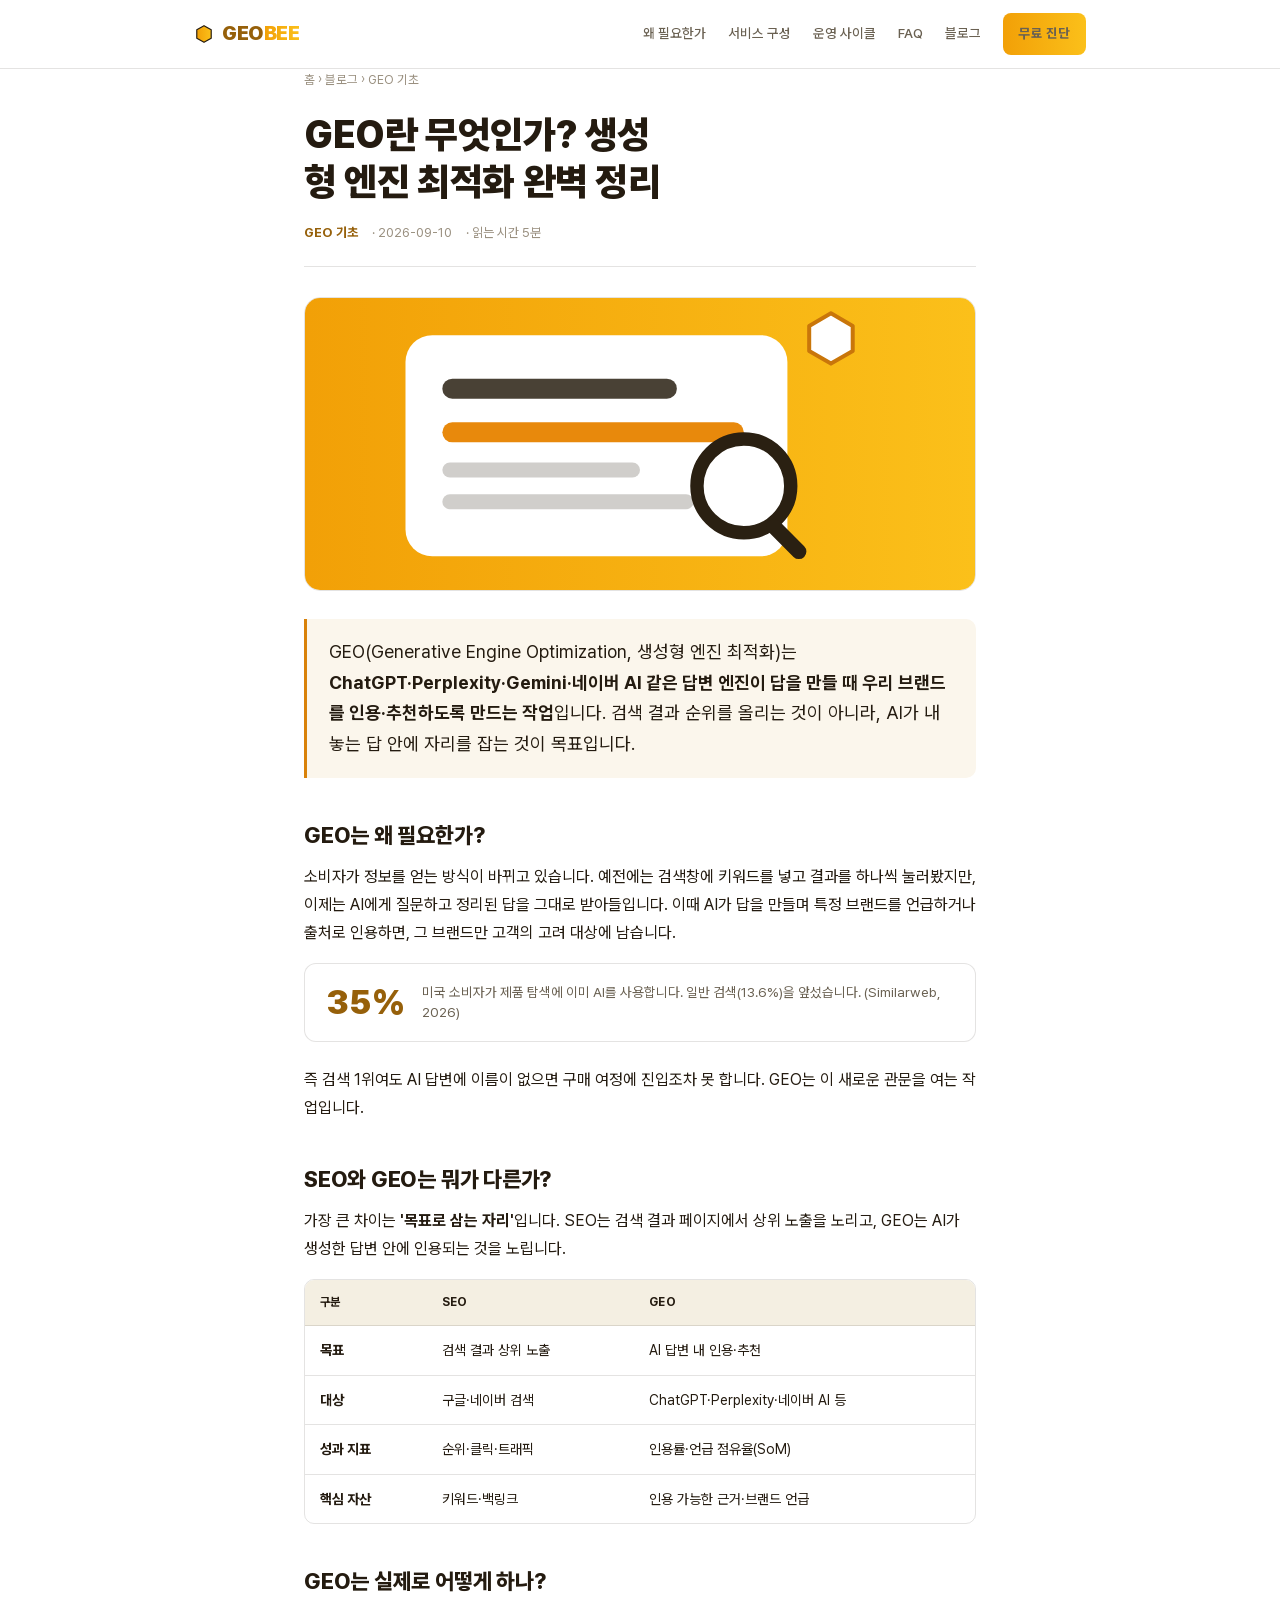
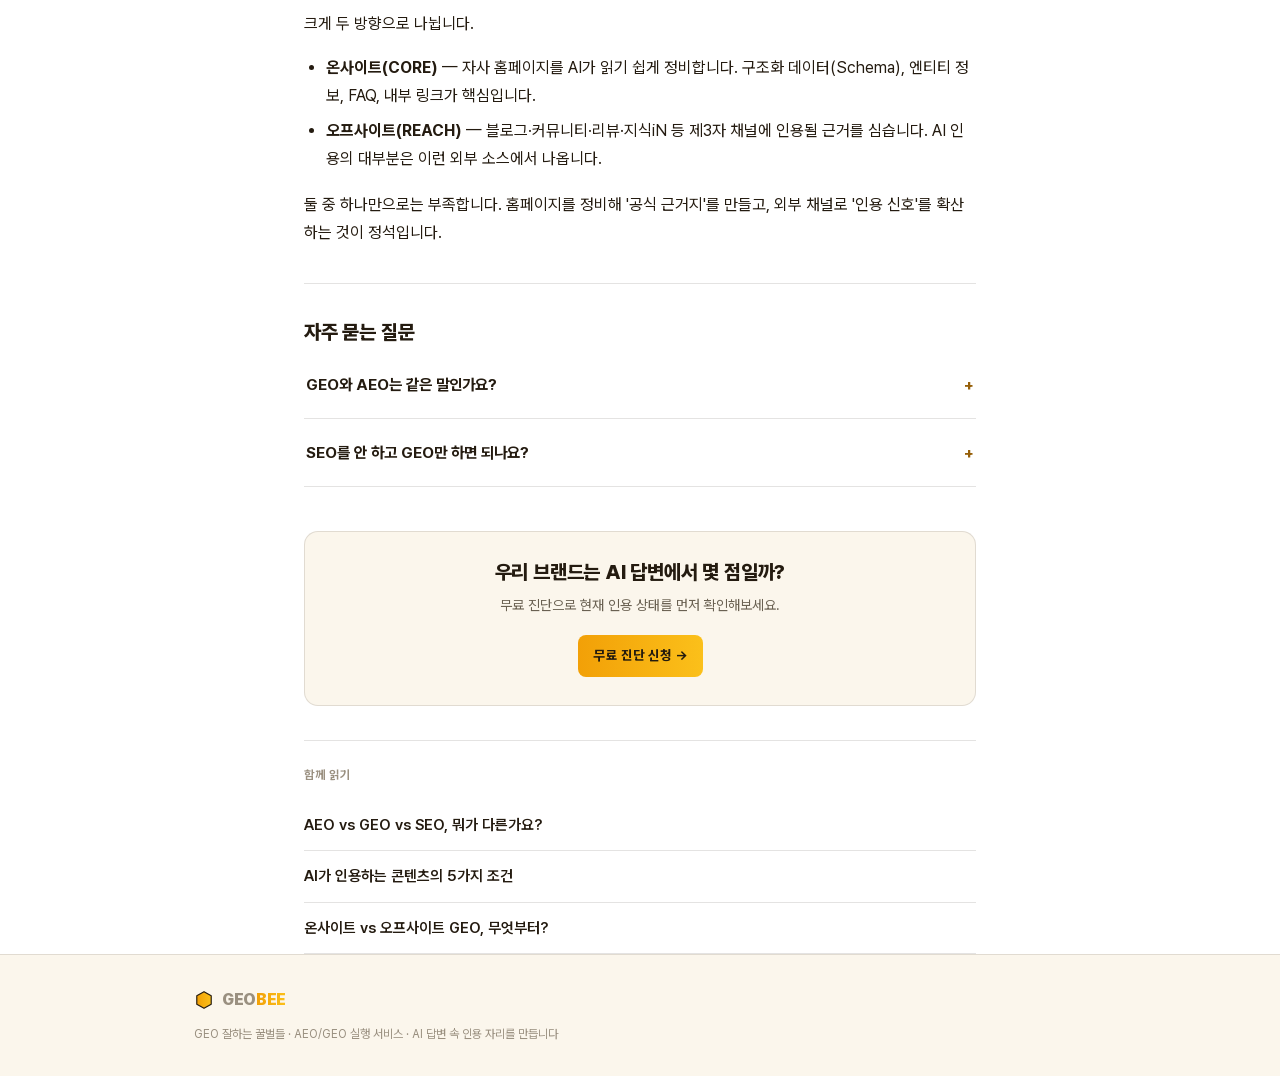
<file: blog-1.html>
<!doctype html>
<html lang="ko">
<head>
<meta charset="utf-8">
<meta name="viewport" content="width=device-width, initial-scale=1">
<title>GEO란 무엇인가? 생성형 엔진 최적화 완벽 정리 | GEO BEE 블로그</title>
<meta name="description" content="GEO(생성형 엔진 최적화)는 ChatGPT·Perplexity·네이버 AI 같은 답변 엔진이 답을 생성할 때 우리 브랜드를 인용하도록 만드는 작업입니다. 정의와 SEO와의 차이, 실행 방법을 정리합니다.">
<meta name="robots" content="index, follow, max-image-preview:large">
<link rel="canonical" href="https://mini9913a-del.github.io/GEO-BEE/blog-1.html">
<meta name="theme-color" content="#F2A007">
<meta property="og:type" content="article">
<meta property="og:site_name" content="GEO BEE">
<meta property="og:title" content="GEO란 무엇인가? 생성형 엔진 최적화 완벽 정리 | GEO BEE 블로그">
<meta property="og:description" content="GEO(생성형 엔진 최적화)는 ChatGPT·Perplexity·네이버 AI 같은 답변 엔진이 답을 생성할 때 우리 브랜드를 인용하도록 만드는 작업입니다. 정의와 SEO와의 차이, 실행 방법을 정리합니다.">
<meta property="og:url" content="https://mini9913a-del.github.io/GEO-BEE/blog-1.html">
<meta property="og:locale" content="ko_KR">
<link rel="stylesheet" href="blog.css">
<script type="application/ld+json">
{
  "@context": "https://schema.org",
  "@type": "Article",
  "headline": "GEO란 무엇인가? 생성형 엔진 최적화 완벽 정리",
  "description": "GEO(생성형 엔진 최적화)는 ChatGPT·Perplexity·네이버 AI 같은 답변 엔진이 답을 생성할 때 우리 브랜드를 인용하도록 만드는 작업입니다. 정의와 SEO와의 차이, 실행 방법을 정리합니다.",
  "inLanguage": "ko",
  "datePublished": "2026-09-10",
  "dateModified": "2026-09-10",
  "author": {
    "@type": "Organization",
    "name": "GEO BEE"
  },
  "publisher": {
    "@type": "Organization",
    "name": "GEO BEE"
  },
  "mainEntityOfPage": "https://mini9913a-del.github.io/GEO-BEE/blog-1.html",
  "articleSection": "GEO 기초"
}
</script>
<script type="application/ld+json">
{
  "@context": "https://schema.org",
  "@type": "BreadcrumbList",
  "itemListElement": [
    {
      "@type": "ListItem",
      "position": 1,
      "name": "홈",
      "item": "https://mini9913a-del.github.io/GEO-BEE/"
    },
    {
      "@type": "ListItem",
      "position": 2,
      "name": "블로그",
      "item": "https://mini9913a-del.github.io/GEO-BEE/blog.html"
    },
    {
      "@type": "ListItem",
      "position": 3,
      "name": "GEO란 무엇인가? 생성형 엔진 최적화 완벽 정리",
      "item": "https://mini9913a-del.github.io/GEO-BEE/blog-1.html"
    }
  ]
}
</script>
<script type="application/ld+json">
{
  "@context": "https://schema.org",
  "@type": "FAQPage",
  "mainEntity": [
    {
      "@type": "Question",
      "name": "GEO와 AEO는 같은 말인가요?",
      "acceptedAnswer": {
        "@type": "Answer",
        "text": "거의 같은 개념입니다. AEO(답변 엔진 최적화)는 '답변에 노출되는 것'에, GEO(생성형 엔진 최적화)는 '생성형 AI가 인용하는 것'에 방점이 있지만, 실무에서는 둘을 묶어 'AI 검색 최적화'로 함께 다룹니다."
      }
    },
    {
      "@type": "Question",
      "name": "SEO를 안 하고 GEO만 하면 되나요?",
      "acceptedAnswer": {
        "@type": "Answer",
        "text": "아닙니다. AI는 검색 결과와 웹 문서를 근거로 답을 만들기 때문에, 기본적인 SEO(색인·구조)가 되어 있어야 GEO도 효과가 납니다. SEO는 GEO의 토대입니다."
      }
    }
  ]
}
</script>
</head>
<body><nav><div class="navin">
<a class="logo" href="index.html"><svg class="hex" viewBox="0 0 24 24" aria-hidden="true"><defs><linearGradient id="bg" x1="0" y1="0" x2="1" y2="0"><stop offset="0" stop-color="#F2A007"/><stop offset="1" stop-color="#FBC01A"/></linearGradient></defs><path d="M12 2l8.66 5v10L12 22l-8.66-5V7z" fill="url(#bg)" stroke="var(--ink)" stroke-width="1.4" stroke-linejoin="round"/></svg> GEO<span class="b">BEE</span></a>
<div class="navlinks">
<a class="lk" href="index.html#why">왜 필요한가</a>
<a class="lk" href="index.html#build">서비스 구성</a>
<a class="lk" href="index.html#cycle">운영 사이클</a>
<a class="lk" href="index.html#faq">FAQ</a>
<a class="lk" href="blog.html">블로그</a>
<a class="btn" href="#" onclick="openModal(event)">무료 진단</a>
</div></div></nav>
<article class="rd">
<div class="crumb"><a href="index.html">홈</a> › <a href="blog.html">블로그</a> › GEO 기초</div>
<h1>GEO란 무엇인가? 생성형 엔진 최적화 완벽 정리</h1>
<div class="ameta"><span class="k">GEO 기초</span><span>· 2026-09-10</span><span>· 읽는 시간 5분</span></div>
<div class="hero-thumb"><svg viewBox="0 0 400 250" preserveAspectRatio="xMidYMid slice" xmlns="http://www.w3.org/2000/svg" role="img" aria-label="GEO란 무엇인가? 생성형 엔진 최적화 완벽 정리 썸네일"><rect width="400" height="250" fill="url(#bg)"/><rect x="60" y="60" width="228" height="132" rx="16" fill="#fff"/><rect x="82" y="86" width="140" height="12" rx="6" fill="#2A2012" opacity=".85"/><rect x="82" y="112" width="180" height="12" rx="6" fill="#E8890C"/><rect x="82" y="136" width="118" height="9" rx="4.5" fill="#2A2012" opacity=".22"/><rect x="82" y="155" width="150" height="9" rx="4.5" fill="#2A2012" opacity=".22"/><circle cx="262" cy="150" r="28" fill="none" stroke="#2A2012" stroke-width="8"/><rect x="280" y="168" width="30" height="9" rx="4.5" transform="rotate(45 280 168)" fill="#2A2012"/><g transform="translate(296,44) scale(1.5)"><path d="M12 2l8.66 5v10L12 22l-8.66-5V7z" fill="#fff" stroke="#C9760A" stroke-width="1.6" stroke-linejoin="round"/></g></svg></div>

<p class="lead">GEO(Generative Engine Optimization, 생성형 엔진 최적화)는 <strong>ChatGPT·Perplexity·Gemini·네이버 AI 같은 답변 엔진이 답을 만들 때 우리 브랜드를 인용·추천하도록 만드는 작업</strong>입니다. 검색 결과 순위를 올리는 것이 아니라, AI가 내놓는 답 안에 자리를 잡는 것이 목표입니다.</p>

<h2>GEO는 왜 필요한가?</h2>
<p>소비자가 정보를 얻는 방식이 바뀌고 있습니다. 예전에는 검색창에 키워드를 넣고 결과를 하나씩 눌러봤지만, 이제는 AI에게 질문하고 정리된 답을 그대로 받아들입니다. 이때 AI가 답을 만들며 특정 브랜드를 언급하거나 출처로 인용하면, 그 브랜드만 고객의 고려 대상에 남습니다.</p>
<div class="stat"><div class="n">35%</div><div class="t">미국 소비자가 제품 탐색에 이미 AI를 사용합니다. 일반 검색(13.6%)을 앞섰습니다. (Similarweb, 2026)</div></div>
<p>즉 검색 1위여도 AI 답변에 이름이 없으면 구매 여정에 진입조차 못 합니다. GEO는 이 새로운 관문을 여는 작업입니다.</p>

<h2>SEO와 GEO는 뭐가 다른가?</h2>
<p>가장 큰 차이는 <strong>'목표로 삼는 자리'</strong>입니다. SEO는 검색 결과 페이지에서 상위 노출을 노리고, GEO는 AI가 생성한 답변 안에 인용되는 것을 노립니다.</p>
<div class="tablewrap"><table>
<thead><tr><th>구분</th><th>SEO</th><th>GEO</th></tr></thead>
<tbody>
<tr><td>목표</td><td>검색 결과 상위 노출</td><td>AI 답변 내 인용·추천</td></tr>
<tr><td>대상</td><td>구글·네이버 검색</td><td>ChatGPT·Perplexity·네이버 AI 등</td></tr>
<tr><td>성과 지표</td><td>순위·클릭·트래픽</td><td>인용률·언급 점유율(SoM)</td></tr>
<tr><td>핵심 자산</td><td>키워드·백링크</td><td>인용 가능한 근거·브랜드 언급</td></tr>
</tbody></table></div>

<h2>GEO는 실제로 어떻게 하나?</h2>
<p>크게 두 방향으로 나뉩니다.</p>
<ul>
<li><strong>온사이트(CORE)</strong> — 자사 홈페이지를 AI가 읽기 쉽게 정비합니다. 구조화 데이터(Schema), 엔티티 정보, FAQ, 내부 링크가 핵심입니다.</li>
<li><strong>오프사이트(REACH)</strong> — 블로그·커뮤니티·리뷰·지식iN 등 제3자 채널에 인용될 근거를 심습니다. AI 인용의 대부분은 이런 외부 소스에서 나옵니다.</li>
</ul>
<p>둘 중 하나만으로는 부족합니다. 홈페이지를 정비해 '공식 근거지'를 만들고, 외부 채널로 '인용 신호'를 확산하는 것이 정석입니다.</p>

<div class="faq"><h2>자주 묻는 질문</h2><details><summary>GEO와 AEO는 같은 말인가요?<span class="pl">+</span></summary><div class="a">거의 같은 개념입니다. AEO(답변 엔진 최적화)는 '답변에 노출되는 것'에, GEO(생성형 엔진 최적화)는 '생성형 AI가 인용하는 것'에 방점이 있지만, 실무에서는 둘을 묶어 'AI 검색 최적화'로 함께 다룹니다.</div></details><details><summary>SEO를 안 하고 GEO만 하면 되나요?<span class="pl">+</span></summary><div class="a">아닙니다. AI는 검색 결과와 웹 문서를 근거로 답을 만들기 때문에, 기본적인 SEO(색인·구조)가 되어 있어야 GEO도 효과가 납니다. SEO는 GEO의 토대입니다.</div></details></div>
<div class="cta-box">
<h3>우리 브랜드는 AI 답변에서 몇 점일까?</h3>
<p>무료 진단으로 현재 인용 상태를 먼저 확인해보세요.</p>
<a class="btn" href="#" onclick="openModal(event)">무료 진단 신청 →</a>
</div>
<div class="related"><div class="kt">함께 읽기</div><a href="blog-2.html">AEO vs GEO vs SEO, 뭐가 다른가요?</a><a href="blog-3.html">AI가 인용하는 콘텐츠의 5가지 조건</a><a href="blog-7.html">온사이트 vs 오프사이트 GEO, 무엇부터?</a></div>
</article>
<footer><div class="wrap">
<div class="logo"><svg class="hex" viewBox="0 0 24 24" aria-hidden="true"><defs><linearGradient id="bg" x1="0" y1="0" x2="1" y2="0"><stop offset="0" stop-color="#F2A007"/><stop offset="1" stop-color="#FBC01A"/></linearGradient></defs><path d="M12 2l8.66 5v10L12 22l-8.66-5V7z" fill="url(#bg)" stroke="var(--ink)" stroke-width="1.4" stroke-linejoin="round"/></svg> GEO<span class="b">BEE</span></div>
<div>GEO 잘하는 꿀벌들 · AEO/GEO 실행 서비스 · AI 답변 속 인용 자리를 만듭니다</div>
</div></footer>
<div class="modal-overlay" id="applyModal" hidden>
<div class="modal-backdrop" onclick="closeModal()"></div>
<div class="modal-card" role="dialog" aria-modal="true" aria-label="무료 진단 신청">
<button class="modal-x" onclick="closeModal()" aria-label="닫기">&times;</button>
<div class="logo modal-logo"><svg class="hex" viewBox="0 0 24 24" aria-hidden="true"><defs><linearGradient id="bg" x1="0" y1="0" x2="1" y2="0"><stop offset="0" stop-color="#F2A007"/><stop offset="1" stop-color="#FBC01A"/></linearGradient></defs><path d="M12 2l8.66 5v10L12 22l-8.66-5V7z" fill="url(#bg)" stroke="var(--ink)" stroke-width="1.4" stroke-linejoin="round"/></svg> GEO<span class="b">BEE</span></div>
<div class="modal-title">무료 진단 신청</div>
<div class="modal-config" id="modalConfig" hidden></div>
<form id="applyForm" onsubmit="return submitApply(event)">
<label>브랜드<input name="brand" required></label>
<label>홈페이지 URL<input name="url" type="url" placeholder="https://"></label>
<label>이메일<input name="email" type="email" required></label>
<label>담당자<input name="manager" required></label>
<label>연락처<input name="phone" required></label>
<label>문의 내용<textarea name="note" placeholder="원하는 구성·비고를 적어주세요"></textarea></label>
<label class="agree"><input type="checkbox" required><span>개인정보 수집·이용에 동의합니다</span></label>
<button class="btn" type="submit">무료 진단 신청하기</button>
</form>
<div class="modal-done" id="applyDone" hidden>
<div class="done-ic">&#10003;</div>
<h4>신청이 접수되었습니다</h4>
<p>입력하신 연락처로 곧 진단 결과를 보내드릴게요.</p>
<button class="btn ghost" onclick="closeModal()">닫기</button>
</div>
</div></div>
<script>
function priceText(){
  var sel=[]; document.querySelectorAll('.opt.on').forEach(function(o){sel.push({price:parseInt(o.dataset.price||'0',10),nego:o.dataset.nego==='1',name:o.dataset.name});});
  if(!sel.length) return {items:'',price:''};
  var subtotal=0; sel.forEach(function(s){subtotal+=s.price;});
  var names=sel.map(function(s){return s.name;});
  var nego=sel.filter(function(s){return s.nego;}).map(function(s){return s.name.replace(' 운영','');});
  var discounted=(sel.length>=2 && subtotal>0); var t='';
  if(subtotal>0){ var fin=discounted?Math.round(subtotal*0.8):subtotal; t=discounted?(subtotal+'만원 → 20%↓ → '+fin+'만원'):(subtotal+'만원'); if(nego.length) t+=' + '+nego.join('·')+' 별도협의'; }
  else { t=nego.length?(nego.join('·')+' 별도협의'):''; }
  if(t) t+=' (VAT별도)';
  return {items:names.join(', '), price:t};
}
function openModal(e,cfg){ if(e) e.preventDefault();
  var conf=document.getElementById('modalConfig'); var note=document.querySelector('#applyForm [name=note]');
  if(cfg){ var pc=priceText(); conf.innerHTML='<div class="mc-l">선택 구성</div><div class="mc-items">'+(pc.items||'미선택')+'</div>'+(pc.price?'<div class="mc-price">예상 견적 '+pc.price+'</div>':''); conf.hidden=false; if(note) note.value='[선택 구성] '+pc.items+(pc.price?' / 예상 '+pc.price:''); }
  else { conf.hidden=true; if(note) note.value=''; }
  document.getElementById('applyForm').hidden=false; document.getElementById('applyDone').hidden=true; document.getElementById('applyModal').hidden=false; document.body.style.overflow='hidden'; }
function closeModal(){ document.getElementById('applyModal').hidden=true; document.body.style.overflow=''; }
function submitApply(e){ e.preventDefault(); document.getElementById('applyForm').hidden=true; document.getElementById('applyDone').hidden=false; return false; }
document.addEventListener('keydown',function(e){ if(e.key==='Escape') closeModal(); });
</script>
</body>
</html>
</file>
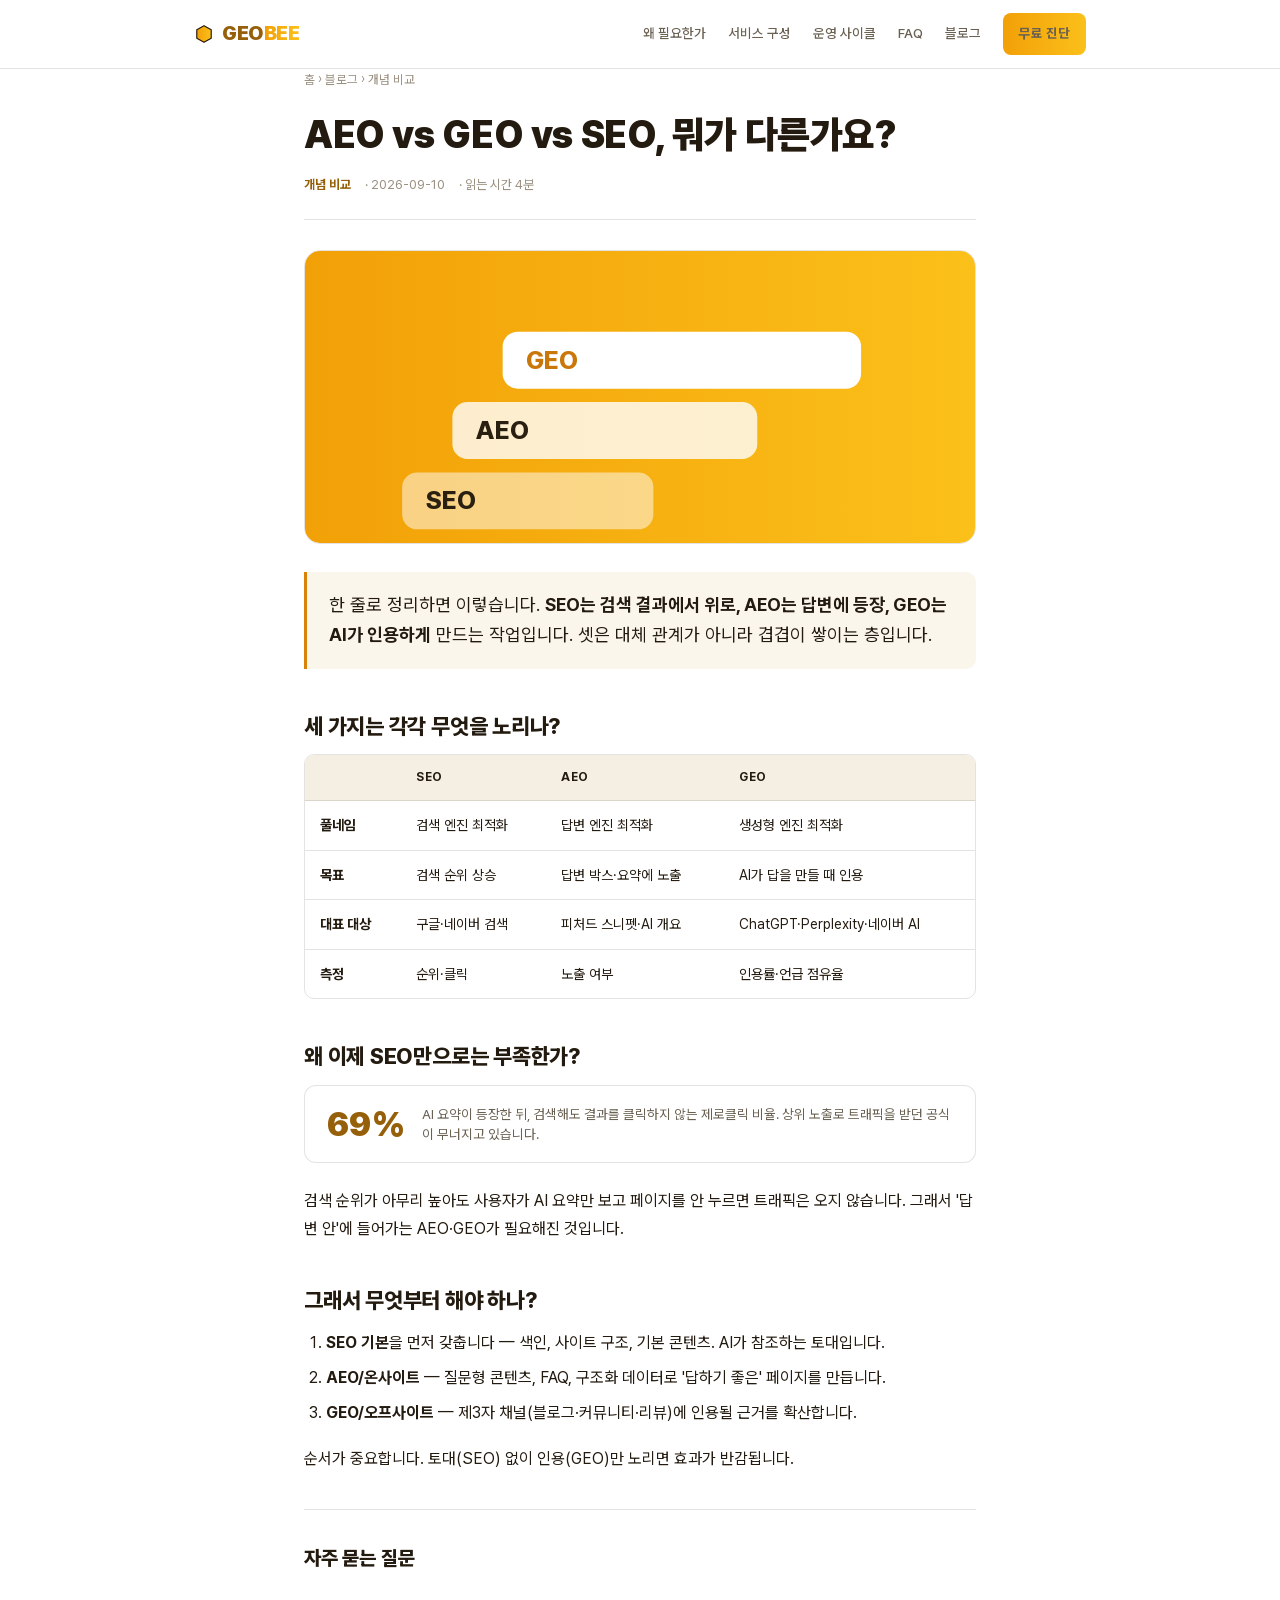
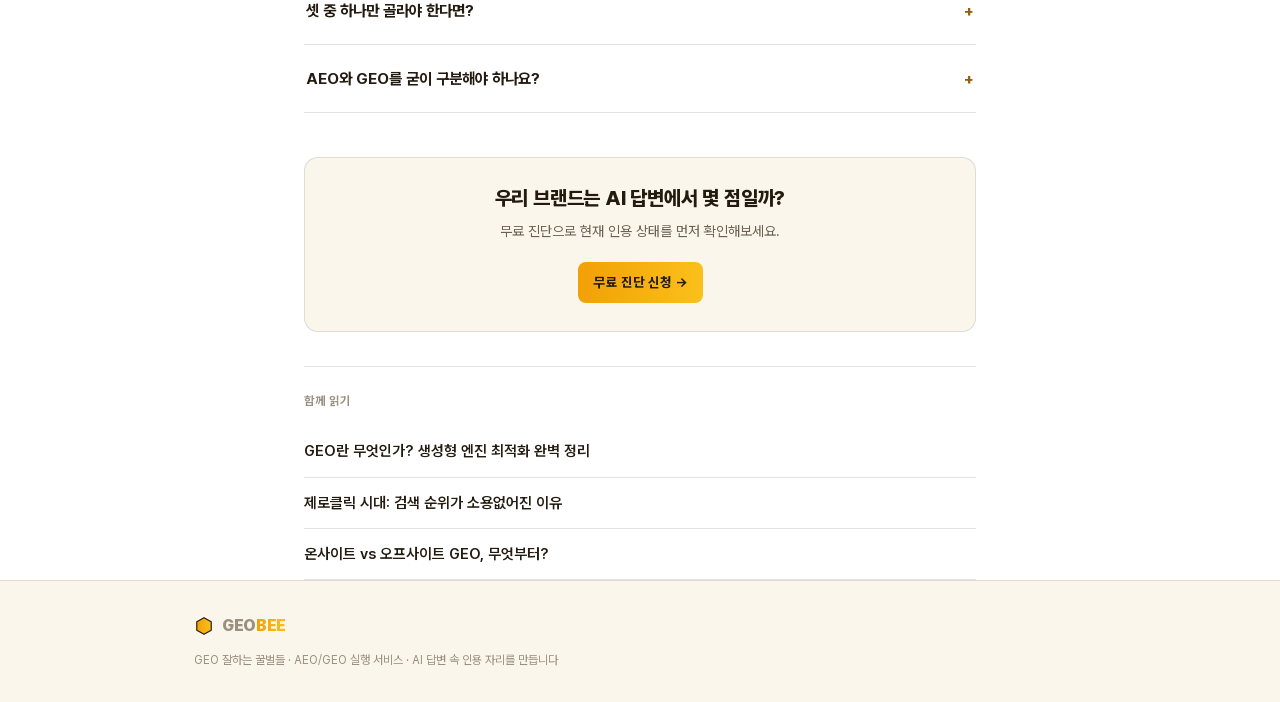
<file: blog-2.html>
<!doctype html>
<html lang="ko">
<head>
<meta charset="utf-8">
<meta name="viewport" content="width=device-width, initial-scale=1">
<title>AEO vs GEO vs SEO, 뭐가 다른가요? | GEO BEE 블로그</title>
<meta name="description" content="SEO는 검색 순위, AEO는 답변 노출, GEO는 생성형 AI의 인용을 목표로 합니다. 세 가지의 차이와, 우리 브랜드가 무엇부터 해야 하는지 한 번에 정리합니다.">
<meta name="robots" content="index, follow, max-image-preview:large">
<link rel="canonical" href="https://mini9913a-del.github.io/GEO-BEE/blog-2.html">
<meta name="theme-color" content="#F2A007">
<meta property="og:type" content="article">
<meta property="og:site_name" content="GEO BEE">
<meta property="og:title" content="AEO vs GEO vs SEO, 뭐가 다른가요? | GEO BEE 블로그">
<meta property="og:description" content="SEO는 검색 순위, AEO는 답변 노출, GEO는 생성형 AI의 인용을 목표로 합니다. 세 가지의 차이와, 우리 브랜드가 무엇부터 해야 하는지 한 번에 정리합니다.">
<meta property="og:url" content="https://mini9913a-del.github.io/GEO-BEE/blog-2.html">
<meta property="og:locale" content="ko_KR">
<link rel="stylesheet" href="blog.css">
<script type="application/ld+json">
{
  "@context": "https://schema.org",
  "@type": "Article",
  "headline": "AEO vs GEO vs SEO, 뭐가 다른가요?",
  "description": "SEO는 검색 순위, AEO는 답변 노출, GEO는 생성형 AI의 인용을 목표로 합니다. 세 가지의 차이와, 우리 브랜드가 무엇부터 해야 하는지 한 번에 정리합니다.",
  "inLanguage": "ko",
  "datePublished": "2026-09-10",
  "dateModified": "2026-09-10",
  "author": {
    "@type": "Organization",
    "name": "GEO BEE"
  },
  "publisher": {
    "@type": "Organization",
    "name": "GEO BEE"
  },
  "mainEntityOfPage": "https://mini9913a-del.github.io/GEO-BEE/blog-2.html",
  "articleSection": "개념 비교"
}
</script>
<script type="application/ld+json">
{
  "@context": "https://schema.org",
  "@type": "BreadcrumbList",
  "itemListElement": [
    {
      "@type": "ListItem",
      "position": 1,
      "name": "홈",
      "item": "https://mini9913a-del.github.io/GEO-BEE/"
    },
    {
      "@type": "ListItem",
      "position": 2,
      "name": "블로그",
      "item": "https://mini9913a-del.github.io/GEO-BEE/blog.html"
    },
    {
      "@type": "ListItem",
      "position": 3,
      "name": "AEO vs GEO vs SEO, 뭐가 다른가요?",
      "item": "https://mini9913a-del.github.io/GEO-BEE/blog-2.html"
    }
  ]
}
</script>
<script type="application/ld+json">
{
  "@context": "https://schema.org",
  "@type": "FAQPage",
  "mainEntity": [
    {
      "@type": "Question",
      "name": "셋 중 하나만 골라야 한다면?",
      "acceptedAnswer": {
        "@type": "Answer",
        "text": "골라야 하는 관계가 아닙니다. SEO는 토대, AEO·GEO는 그 위에 얹는 층입니다. 다만 예산이 제한적이라면 '기본 SEO → 온사이트 정비 → 외부 인용 확보' 순으로 단계적으로 진행하는 것을 권합니다."
      }
    },
    {
      "@type": "Question",
      "name": "AEO와 GEO를 굳이 구분해야 하나요?",
      "acceptedAnswer": {
        "@type": "Answer",
        "text": "실무에서는 크게 구분하지 않고 'AI 검색 최적화'로 함께 다루는 경우가 많습니다. 개념적 강조점만 다를 뿐, 작업(질문형 콘텐츠·구조화·인용 확보)은 상당 부분 겹칩니다."
      }
    }
  ]
}
</script>
</head>
<body><nav><div class="navin">
<a class="logo" href="index.html"><svg class="hex" viewBox="0 0 24 24" aria-hidden="true"><defs><linearGradient id="bg" x1="0" y1="0" x2="1" y2="0"><stop offset="0" stop-color="#F2A007"/><stop offset="1" stop-color="#FBC01A"/></linearGradient></defs><path d="M12 2l8.66 5v10L12 22l-8.66-5V7z" fill="url(#bg)" stroke="var(--ink)" stroke-width="1.4" stroke-linejoin="round"/></svg> GEO<span class="b">BEE</span></a>
<div class="navlinks">
<a class="lk" href="index.html#why">왜 필요한가</a>
<a class="lk" href="index.html#build">서비스 구성</a>
<a class="lk" href="index.html#cycle">운영 사이클</a>
<a class="lk" href="index.html#faq">FAQ</a>
<a class="lk" href="blog.html">블로그</a>
<a class="btn" href="#" onclick="openModal(event)">무료 진단</a>
</div></div></nav>
<article class="rd">
<div class="crumb"><a href="index.html">홈</a> › <a href="blog.html">블로그</a> › 개념 비교</div>
<h1>AEO vs GEO vs SEO, 뭐가 다른가요?</h1>
<div class="ameta"><span class="k">개념 비교</span><span>· 2026-09-10</span><span>· 읽는 시간 4분</span></div>
<div class="hero-thumb"><svg viewBox="0 0 400 250" preserveAspectRatio="xMidYMid slice" xmlns="http://www.w3.org/2000/svg" role="img" aria-label="AEO vs GEO vs SEO, 뭐가 다른가요? 썸네일"><rect width="400" height="250" fill="url(#bg)"/><rect x="58" y="170" width="150" height="34" rx="9" fill="#fff" opacity=".5"/><rect x="88" y="128" width="182" height="34" rx="9" fill="#fff" opacity=".8"/><rect x="118" y="86" width="214" height="34" rx="9" fill="#fff"/><text x="72" y="192" font-family="'Pretendard Variable',sans-serif" font-size="15" font-weight="800" fill="#2A2012">SEO</text><text x="102" y="150" font-family="'Pretendard Variable',sans-serif" font-size="15" font-weight="800" fill="#2A2012">AEO</text><text x="132" y="108" font-family="'Pretendard Variable',sans-serif" font-size="15" font-weight="800" fill="#C9760A">GEO</text></svg></div>

<p class="lead">한 줄로 정리하면 이렇습니다. <strong>SEO는 검색 결과에서 위로, AEO는 답변에 등장, GEO는 AI가 인용하게</strong> 만드는 작업입니다. 셋은 대체 관계가 아니라 겹겹이 쌓이는 층입니다.</p>

<h2>세 가지는 각각 무엇을 노리나?</h2>
<div class="tablewrap"><table>
<thead><tr><th></th><th>SEO</th><th>AEO</th><th>GEO</th></tr></thead>
<tbody>
<tr><td>풀네임</td><td>검색 엔진 최적화</td><td>답변 엔진 최적화</td><td>생성형 엔진 최적화</td></tr>
<tr><td>목표</td><td>검색 순위 상승</td><td>답변 박스·요약에 노출</td><td>AI가 답을 만들 때 인용</td></tr>
<tr><td>대표 대상</td><td>구글·네이버 검색</td><td>피처드 스니펫·AI 개요</td><td>ChatGPT·Perplexity·네이버 AI</td></tr>
<tr><td>측정</td><td>순위·클릭</td><td>노출 여부</td><td>인용률·언급 점유율</td></tr>
</tbody></table></div>

<h2>왜 이제 SEO만으로는 부족한가?</h2>
<div class="stat"><div class="n">69%</div><div class="t">AI 요약이 등장한 뒤, 검색해도 결과를 클릭하지 않는 제로클릭 비율. 상위 노출로 트래픽을 받던 공식이 무너지고 있습니다.</div></div>
<p>검색 순위가 아무리 높아도 사용자가 AI 요약만 보고 페이지를 안 누르면 트래픽은 오지 않습니다. 그래서 '답변 안'에 들어가는 AEO·GEO가 필요해진 것입니다.</p>

<h2>그래서 무엇부터 해야 하나?</h2>
<ol>
<li><strong>SEO 기본</strong>을 먼저 갖춥니다 — 색인, 사이트 구조, 기본 콘텐츠. AI가 참조하는 토대입니다.</li>
<li><strong>AEO/온사이트</strong> — 질문형 콘텐츠, FAQ, 구조화 데이터로 '답하기 좋은' 페이지를 만듭니다.</li>
<li><strong>GEO/오프사이트</strong> — 제3자 채널(블로그·커뮤니티·리뷰)에 인용될 근거를 확산합니다.</li>
</ol>
<p>순서가 중요합니다. 토대(SEO) 없이 인용(GEO)만 노리면 효과가 반감됩니다.</p>

<div class="faq"><h2>자주 묻는 질문</h2><details><summary>셋 중 하나만 골라야 한다면?<span class="pl">+</span></summary><div class="a">골라야 하는 관계가 아닙니다. SEO는 토대, AEO·GEO는 그 위에 얹는 층입니다. 다만 예산이 제한적이라면 '기본 SEO → 온사이트 정비 → 외부 인용 확보' 순으로 단계적으로 진행하는 것을 권합니다.</div></details><details><summary>AEO와 GEO를 굳이 구분해야 하나요?<span class="pl">+</span></summary><div class="a">실무에서는 크게 구분하지 않고 'AI 검색 최적화'로 함께 다루는 경우가 많습니다. 개념적 강조점만 다를 뿐, 작업(질문형 콘텐츠·구조화·인용 확보)은 상당 부분 겹칩니다.</div></details></div>
<div class="cta-box">
<h3>우리 브랜드는 AI 답변에서 몇 점일까?</h3>
<p>무료 진단으로 현재 인용 상태를 먼저 확인해보세요.</p>
<a class="btn" href="#" onclick="openModal(event)">무료 진단 신청 →</a>
</div>
<div class="related"><div class="kt">함께 읽기</div><a href="blog-1.html">GEO란 무엇인가? 생성형 엔진 최적화 완벽 정리</a><a href="blog-6.html">제로클릭 시대: 검색 순위가 소용없어진 이유</a><a href="blog-7.html">온사이트 vs 오프사이트 GEO, 무엇부터?</a></div>
</article>
<footer><div class="wrap">
<div class="logo"><svg class="hex" viewBox="0 0 24 24" aria-hidden="true"><defs><linearGradient id="bg" x1="0" y1="0" x2="1" y2="0"><stop offset="0" stop-color="#F2A007"/><stop offset="1" stop-color="#FBC01A"/></linearGradient></defs><path d="M12 2l8.66 5v10L12 22l-8.66-5V7z" fill="url(#bg)" stroke="var(--ink)" stroke-width="1.4" stroke-linejoin="round"/></svg> GEO<span class="b">BEE</span></div>
<div>GEO 잘하는 꿀벌들 · AEO/GEO 실행 서비스 · AI 답변 속 인용 자리를 만듭니다</div>
</div></footer>
<div class="modal-overlay" id="applyModal" hidden>
<div class="modal-backdrop" onclick="closeModal()"></div>
<div class="modal-card" role="dialog" aria-modal="true" aria-label="무료 진단 신청">
<button class="modal-x" onclick="closeModal()" aria-label="닫기">&times;</button>
<div class="logo modal-logo"><svg class="hex" viewBox="0 0 24 24" aria-hidden="true"><defs><linearGradient id="bg" x1="0" y1="0" x2="1" y2="0"><stop offset="0" stop-color="#F2A007"/><stop offset="1" stop-color="#FBC01A"/></linearGradient></defs><path d="M12 2l8.66 5v10L12 22l-8.66-5V7z" fill="url(#bg)" stroke="var(--ink)" stroke-width="1.4" stroke-linejoin="round"/></svg> GEO<span class="b">BEE</span></div>
<div class="modal-title">무료 진단 신청</div>
<div class="modal-config" id="modalConfig" hidden></div>
<form id="applyForm" onsubmit="return submitApply(event)">
<label>브랜드<input name="brand" required></label>
<label>홈페이지 URL<input name="url" type="url" placeholder="https://"></label>
<label>이메일<input name="email" type="email" required></label>
<label>담당자<input name="manager" required></label>
<label>연락처<input name="phone" required></label>
<label>문의 내용<textarea name="note" placeholder="원하는 구성·비고를 적어주세요"></textarea></label>
<label class="agree"><input type="checkbox" required><span>개인정보 수집·이용에 동의합니다</span></label>
<button class="btn" type="submit">무료 진단 신청하기</button>
</form>
<div class="modal-done" id="applyDone" hidden>
<div class="done-ic">&#10003;</div>
<h4>신청이 접수되었습니다</h4>
<p>입력하신 연락처로 곧 진단 결과를 보내드릴게요.</p>
<button class="btn ghost" onclick="closeModal()">닫기</button>
</div>
</div></div>
<script>
function priceText(){
  var sel=[]; document.querySelectorAll('.opt.on').forEach(function(o){sel.push({price:parseInt(o.dataset.price||'0',10),nego:o.dataset.nego==='1',name:o.dataset.name});});
  if(!sel.length) return {items:'',price:''};
  var subtotal=0; sel.forEach(function(s){subtotal+=s.price;});
  var names=sel.map(function(s){return s.name;});
  var nego=sel.filter(function(s){return s.nego;}).map(function(s){return s.name.replace(' 운영','');});
  var discounted=(sel.length>=2 && subtotal>0); var t='';
  if(subtotal>0){ var fin=discounted?Math.round(subtotal*0.8):subtotal; t=discounted?(subtotal+'만원 → 20%↓ → '+fin+'만원'):(subtotal+'만원'); if(nego.length) t+=' + '+nego.join('·')+' 별도협의'; }
  else { t=nego.length?(nego.join('·')+' 별도협의'):''; }
  if(t) t+=' (VAT별도)';
  return {items:names.join(', '), price:t};
}
function openModal(e,cfg){ if(e) e.preventDefault();
  var conf=document.getElementById('modalConfig'); var note=document.querySelector('#applyForm [name=note]');
  if(cfg){ var pc=priceText(); conf.innerHTML='<div class="mc-l">선택 구성</div><div class="mc-items">'+(pc.items||'미선택')+'</div>'+(pc.price?'<div class="mc-price">예상 견적 '+pc.price+'</div>':''); conf.hidden=false; if(note) note.value='[선택 구성] '+pc.items+(pc.price?' / 예상 '+pc.price:''); }
  else { conf.hidden=true; if(note) note.value=''; }
  document.getElementById('applyForm').hidden=false; document.getElementById('applyDone').hidden=true; document.getElementById('applyModal').hidden=false; document.body.style.overflow='hidden'; }
function closeModal(){ document.getElementById('applyModal').hidden=true; document.body.style.overflow=''; }
function submitApply(e){ e.preventDefault(); document.getElementById('applyForm').hidden=true; document.getElementById('applyDone').hidden=false; return false; }
document.addEventListener('keydown',function(e){ if(e.key==='Escape') closeModal(); });
</script>
</body>
</html>
</file>
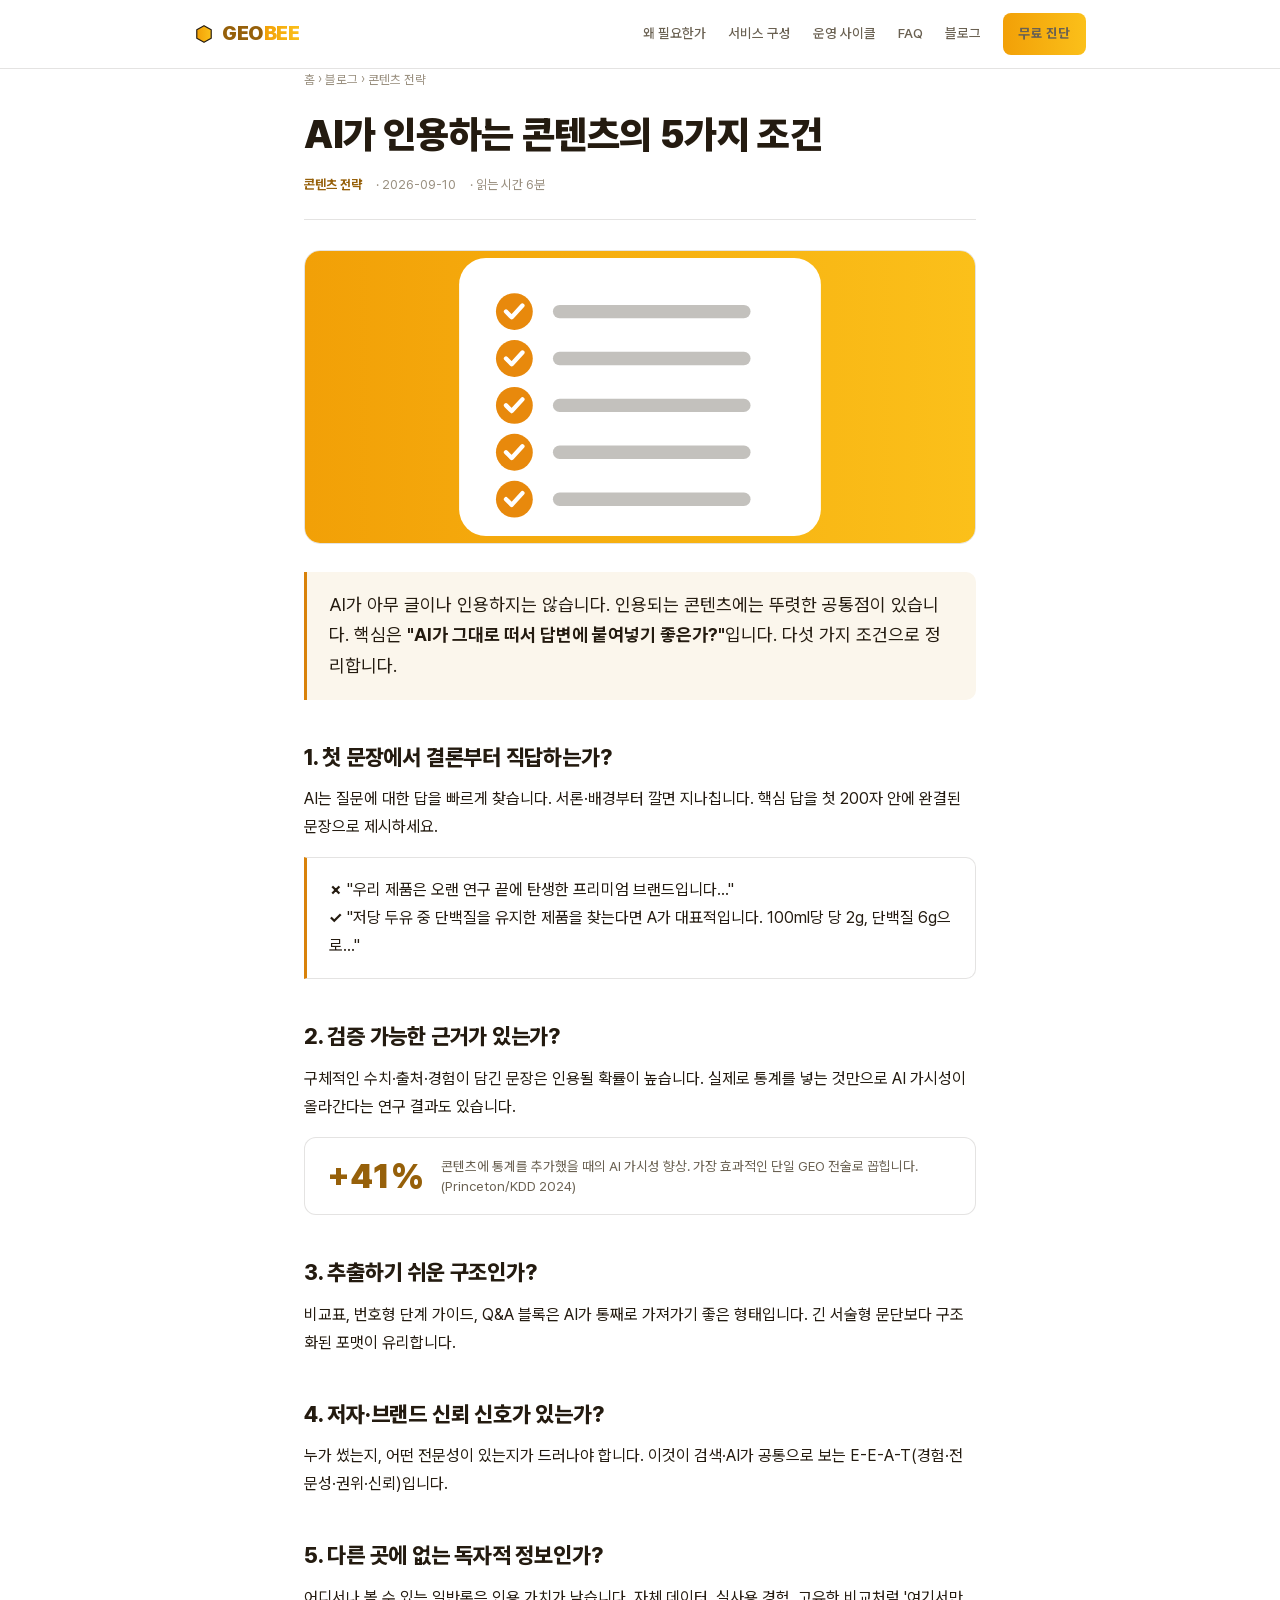
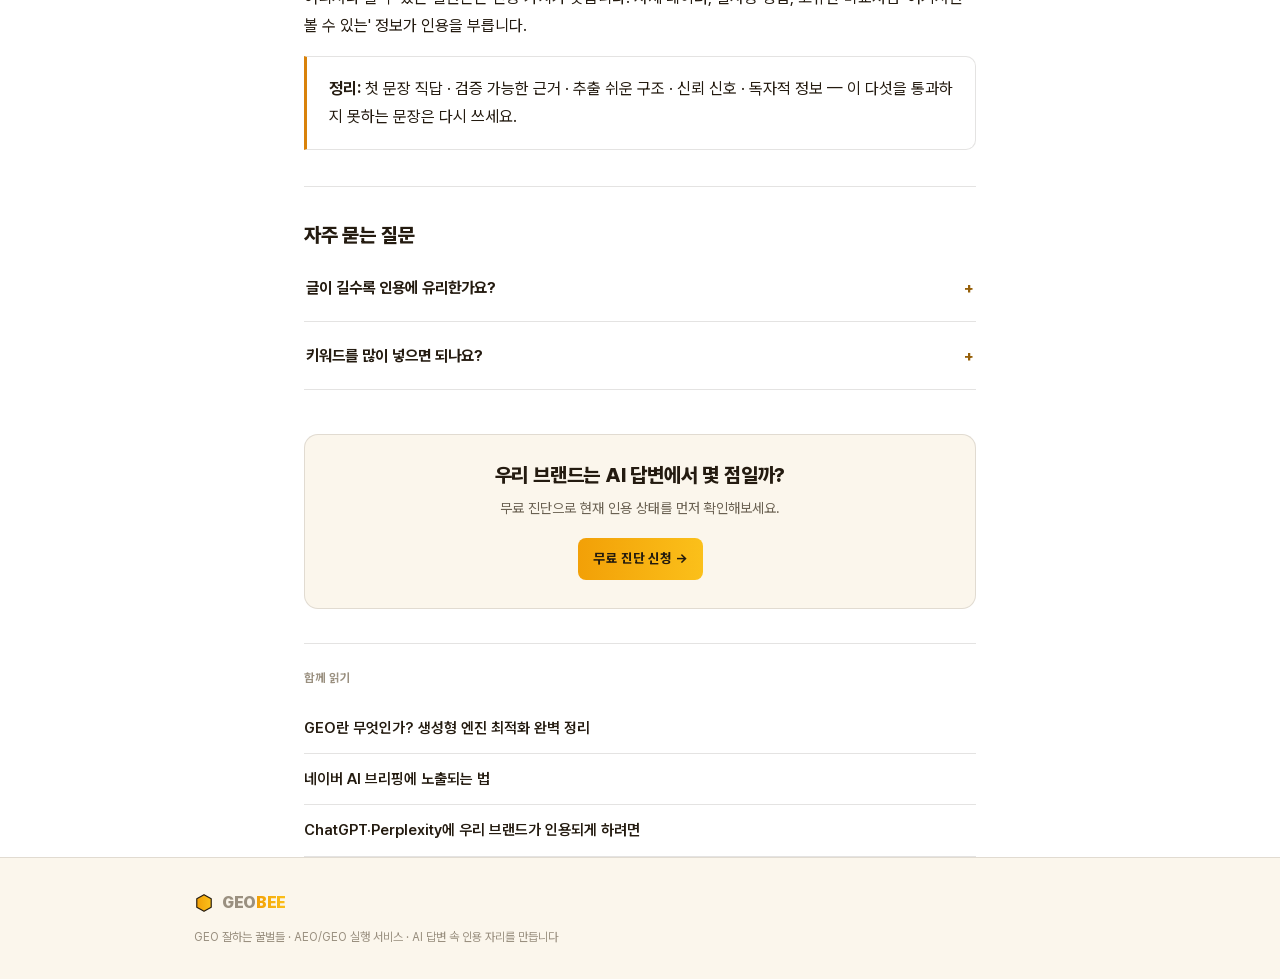
<file: blog-3.html>
<!doctype html>
<html lang="ko">
<head>
<meta charset="utf-8">
<meta name="viewport" content="width=device-width, initial-scale=1">
<title>AI가 인용하는 콘텐츠의 5가지 조건 | GEO BEE 블로그</title>
<meta name="description" content="AI 답변 엔진에 인용되는 콘텐츠에는 공통점이 있습니다. 첫 문장 직답, 검증 가능한 근거, 추출하기 쉬운 구조 등 5가지 조건을 예시와 함께 정리합니다.">
<meta name="robots" content="index, follow, max-image-preview:large">
<link rel="canonical" href="https://mini9913a-del.github.io/GEO-BEE/blog-3.html">
<meta name="theme-color" content="#F2A007">
<meta property="og:type" content="article">
<meta property="og:site_name" content="GEO BEE">
<meta property="og:title" content="AI가 인용하는 콘텐츠의 5가지 조건 | GEO BEE 블로그">
<meta property="og:description" content="AI 답변 엔진에 인용되는 콘텐츠에는 공통점이 있습니다. 첫 문장 직답, 검증 가능한 근거, 추출하기 쉬운 구조 등 5가지 조건을 예시와 함께 정리합니다.">
<meta property="og:url" content="https://mini9913a-del.github.io/GEO-BEE/blog-3.html">
<meta property="og:locale" content="ko_KR">
<link rel="stylesheet" href="blog.css">
<script type="application/ld+json">
{
  "@context": "https://schema.org",
  "@type": "Article",
  "headline": "AI가 인용하는 콘텐츠의 5가지 조건",
  "description": "AI 답변 엔진에 인용되는 콘텐츠에는 공통점이 있습니다. 첫 문장 직답, 검증 가능한 근거, 추출하기 쉬운 구조 등 5가지 조건을 예시와 함께 정리합니다.",
  "inLanguage": "ko",
  "datePublished": "2026-09-10",
  "dateModified": "2026-09-10",
  "author": {
    "@type": "Organization",
    "name": "GEO BEE"
  },
  "publisher": {
    "@type": "Organization",
    "name": "GEO BEE"
  },
  "mainEntityOfPage": "https://mini9913a-del.github.io/GEO-BEE/blog-3.html",
  "articleSection": "콘텐츠 전략"
}
</script>
<script type="application/ld+json">
{
  "@context": "https://schema.org",
  "@type": "BreadcrumbList",
  "itemListElement": [
    {
      "@type": "ListItem",
      "position": 1,
      "name": "홈",
      "item": "https://mini9913a-del.github.io/GEO-BEE/"
    },
    {
      "@type": "ListItem",
      "position": 2,
      "name": "블로그",
      "item": "https://mini9913a-del.github.io/GEO-BEE/blog.html"
    },
    {
      "@type": "ListItem",
      "position": 3,
      "name": "AI가 인용하는 콘텐츠의 5가지 조건",
      "item": "https://mini9913a-del.github.io/GEO-BEE/blog-3.html"
    }
  ]
}
</script>
<script type="application/ld+json">
{
  "@context": "https://schema.org",
  "@type": "FAQPage",
  "mainEntity": [
    {
      "@type": "Question",
      "name": "글이 길수록 인용에 유리한가요?",
      "acceptedAnswer": {
        "@type": "Answer",
        "text": "길이 자체보다 '밀도'가 중요합니다. 다만 극단적으로 짧은 페이지보다는 충분한 근거를 담은 페이지가 더 자주 인용되는 경향이 있습니다. 핵심은 첫 문장 직답과 구조입니다."
      }
    },
    {
      "@type": "Question",
      "name": "키워드를 많이 넣으면 되나요?",
      "acceptedAnswer": {
        "@type": "Answer",
        "text": "아닙니다. 키워드 반복은 오히려 진정성 신호를 떨어뜨립니다. 실제 사용자의 질문에 정확히 답하는 문장과 근거가 인용을 만듭니다."
      }
    }
  ]
}
</script>
</head>
<body><nav><div class="navin">
<a class="logo" href="index.html"><svg class="hex" viewBox="0 0 24 24" aria-hidden="true"><defs><linearGradient id="bg" x1="0" y1="0" x2="1" y2="0"><stop offset="0" stop-color="#F2A007"/><stop offset="1" stop-color="#FBC01A"/></linearGradient></defs><path d="M12 2l8.66 5v10L12 22l-8.66-5V7z" fill="url(#bg)" stroke="var(--ink)" stroke-width="1.4" stroke-linejoin="round"/></svg> GEO<span class="b">BEE</span></a>
<div class="navlinks">
<a class="lk" href="index.html#why">왜 필요한가</a>
<a class="lk" href="index.html#build">서비스 구성</a>
<a class="lk" href="index.html#cycle">운영 사이클</a>
<a class="lk" href="index.html#faq">FAQ</a>
<a class="lk" href="blog.html">블로그</a>
<a class="btn" href="#" onclick="openModal(event)">무료 진단</a>
</div></div></nav>
<article class="rd">
<div class="crumb"><a href="index.html">홈</a> › <a href="blog.html">블로그</a> › 콘텐츠 전략</div>
<h1>AI가 인용하는 콘텐츠의 5가지 조건</h1>
<div class="ameta"><span class="k">콘텐츠 전략</span><span>· 2026-09-10</span><span>· 읽는 시간 6분</span></div>
<div class="hero-thumb"><svg viewBox="0 0 400 250" preserveAspectRatio="xMidYMid slice" xmlns="http://www.w3.org/2000/svg" role="img" aria-label="AI가 인용하는 콘텐츠의 5가지 조건 썸네일"><rect width="400" height="250" fill="url(#bg)"/><rect x="92" y="42" width="216" height="166" rx="16" fill="#fff"/><circle cx="125" cy="74" r="11" fill="#E8890C"/><path d="M120 74 l3.4 3.4 l6.4 -7" stroke="#fff" stroke-width="2.6" fill="none" stroke-linecap="round" stroke-linejoin="round"/><rect x="148" y="70" width="118" height="8" rx="4" fill="#2A2012" opacity="0.28"/><circle cx="125" cy="102" r="11" fill="#E8890C"/><path d="M120 102 l3.4 3.4 l6.4 -7" stroke="#fff" stroke-width="2.6" fill="none" stroke-linecap="round" stroke-linejoin="round"/><rect x="148" y="98" width="118" height="8" rx="4" fill="#2A2012" opacity="0.28"/><circle cx="125" cy="130" r="11" fill="#E8890C"/><path d="M120 130 l3.4 3.4 l6.4 -7" stroke="#fff" stroke-width="2.6" fill="none" stroke-linecap="round" stroke-linejoin="round"/><rect x="148" y="126" width="118" height="8" rx="4" fill="#2A2012" opacity="0.28"/><circle cx="125" cy="158" r="11" fill="#E8890C"/><path d="M120 158 l3.4 3.4 l6.4 -7" stroke="#fff" stroke-width="2.6" fill="none" stroke-linecap="round" stroke-linejoin="round"/><rect x="148" y="154" width="118" height="8" rx="4" fill="#2A2012" opacity="0.28"/><circle cx="125" cy="186" r="11" fill="#E8890C"/><path d="M120 186 l3.4 3.4 l6.4 -7" stroke="#fff" stroke-width="2.6" fill="none" stroke-linecap="round" stroke-linejoin="round"/><rect x="148" y="182" width="118" height="8" rx="4" fill="#2A2012" opacity="0.28"/></svg></div>

<p class="lead">AI가 아무 글이나 인용하지는 않습니다. 인용되는 콘텐츠에는 뚜렷한 공통점이 있습니다. 핵심은 <strong>"AI가 그대로 떠서 답변에 붙여넣기 좋은가?"</strong>입니다. 다섯 가지 조건으로 정리합니다.</p>

<h2>1. 첫 문장에서 결론부터 직답하는가?</h2>
<p>AI는 질문에 대한 답을 빠르게 찾습니다. 서론·배경부터 깔면 지나칩니다. 핵심 답을 첫 200자 안에 완결된 문장으로 제시하세요.</p>
<div class="callout"><b>✗</b> "우리 제품은 오랜 연구 끝에 탄생한 프리미엄 브랜드입니다…"<br><b>✓</b> "저당 두유 중 단백질을 유지한 제품을 찾는다면 A가 대표적입니다. 100ml당 당 2g, 단백질 6g으로…"</div>

<h2>2. 검증 가능한 근거가 있는가?</h2>
<p>구체적인 수치·출처·경험이 담긴 문장은 인용될 확률이 높습니다. 실제로 통계를 넣는 것만으로 AI 가시성이 올라간다는 연구 결과도 있습니다.</p>
<div class="stat"><div class="n">+41%</div><div class="t">콘텐츠에 통계를 추가했을 때의 AI 가시성 향상. 가장 효과적인 단일 GEO 전술로 꼽힙니다. (Princeton/KDD 2024)</div></div>

<h2>3. 추출하기 쉬운 구조인가?</h2>
<p>비교표, 번호형 단계 가이드, Q&A 블록은 AI가 통째로 가져가기 좋은 형태입니다. 긴 서술형 문단보다 구조화된 포맷이 유리합니다.</p>

<h2>4. 저자·브랜드 신뢰 신호가 있는가?</h2>
<p>누가 썼는지, 어떤 전문성이 있는지가 드러나야 합니다. 이것이 검색·AI가 공통으로 보는 E-E-A-T(경험·전문성·권위·신뢰)입니다.</p>

<h2>5. 다른 곳에 없는 독자적 정보인가?</h2>
<p>어디서나 볼 수 있는 일반론은 인용 가치가 낮습니다. 자체 데이터, 실사용 경험, 고유한 비교처럼 '여기서만 볼 수 있는' 정보가 인용을 부릅니다.</p>

<div class="callout"><b>정리:</b> 첫 문장 직답 · 검증 가능한 근거 · 추출 쉬운 구조 · 신뢰 신호 · 독자적 정보 — 이 다섯을 통과하지 못하는 문장은 다시 쓰세요.</div>

<div class="faq"><h2>자주 묻는 질문</h2><details><summary>글이 길수록 인용에 유리한가요?<span class="pl">+</span></summary><div class="a">길이 자체보다 '밀도'가 중요합니다. 다만 극단적으로 짧은 페이지보다는 충분한 근거를 담은 페이지가 더 자주 인용되는 경향이 있습니다. 핵심은 첫 문장 직답과 구조입니다.</div></details><details><summary>키워드를 많이 넣으면 되나요?<span class="pl">+</span></summary><div class="a">아닙니다. 키워드 반복은 오히려 진정성 신호를 떨어뜨립니다. 실제 사용자의 질문에 정확히 답하는 문장과 근거가 인용을 만듭니다.</div></details></div>
<div class="cta-box">
<h3>우리 브랜드는 AI 답변에서 몇 점일까?</h3>
<p>무료 진단으로 현재 인용 상태를 먼저 확인해보세요.</p>
<a class="btn" href="#" onclick="openModal(event)">무료 진단 신청 →</a>
</div>
<div class="related"><div class="kt">함께 읽기</div><a href="blog-1.html">GEO란 무엇인가? 생성형 엔진 최적화 완벽 정리</a><a href="blog-4.html">네이버 AI 브리핑에 노출되는 법</a><a href="blog-5.html">ChatGPT·Perplexity에 우리 브랜드가 인용되게 하려면</a></div>
</article>
<footer><div class="wrap">
<div class="logo"><svg class="hex" viewBox="0 0 24 24" aria-hidden="true"><defs><linearGradient id="bg" x1="0" y1="0" x2="1" y2="0"><stop offset="0" stop-color="#F2A007"/><stop offset="1" stop-color="#FBC01A"/></linearGradient></defs><path d="M12 2l8.66 5v10L12 22l-8.66-5V7z" fill="url(#bg)" stroke="var(--ink)" stroke-width="1.4" stroke-linejoin="round"/></svg> GEO<span class="b">BEE</span></div>
<div>GEO 잘하는 꿀벌들 · AEO/GEO 실행 서비스 · AI 답변 속 인용 자리를 만듭니다</div>
</div></footer>
<div class="modal-overlay" id="applyModal" hidden>
<div class="modal-backdrop" onclick="closeModal()"></div>
<div class="modal-card" role="dialog" aria-modal="true" aria-label="무료 진단 신청">
<button class="modal-x" onclick="closeModal()" aria-label="닫기">&times;</button>
<div class="logo modal-logo"><svg class="hex" viewBox="0 0 24 24" aria-hidden="true"><defs><linearGradient id="bg" x1="0" y1="0" x2="1" y2="0"><stop offset="0" stop-color="#F2A007"/><stop offset="1" stop-color="#FBC01A"/></linearGradient></defs><path d="M12 2l8.66 5v10L12 22l-8.66-5V7z" fill="url(#bg)" stroke="var(--ink)" stroke-width="1.4" stroke-linejoin="round"/></svg> GEO<span class="b">BEE</span></div>
<div class="modal-title">무료 진단 신청</div>
<div class="modal-config" id="modalConfig" hidden></div>
<form id="applyForm" onsubmit="return submitApply(event)">
<label>브랜드<input name="brand" required></label>
<label>홈페이지 URL<input name="url" type="url" placeholder="https://"></label>
<label>이메일<input name="email" type="email" required></label>
<label>담당자<input name="manager" required></label>
<label>연락처<input name="phone" required></label>
<label>문의 내용<textarea name="note" placeholder="원하는 구성·비고를 적어주세요"></textarea></label>
<label class="agree"><input type="checkbox" required><span>개인정보 수집·이용에 동의합니다</span></label>
<button class="btn" type="submit">무료 진단 신청하기</button>
</form>
<div class="modal-done" id="applyDone" hidden>
<div class="done-ic">&#10003;</div>
<h4>신청이 접수되었습니다</h4>
<p>입력하신 연락처로 곧 진단 결과를 보내드릴게요.</p>
<button class="btn ghost" onclick="closeModal()">닫기</button>
</div>
</div></div>
<script>
function priceText(){
  var sel=[]; document.querySelectorAll('.opt.on').forEach(function(o){sel.push({price:parseInt(o.dataset.price||'0',10),nego:o.dataset.nego==='1',name:o.dataset.name});});
  if(!sel.length) return {items:'',price:''};
  var subtotal=0; sel.forEach(function(s){subtotal+=s.price;});
  var names=sel.map(function(s){return s.name;});
  var nego=sel.filter(function(s){return s.nego;}).map(function(s){return s.name.replace(' 운영','');});
  var discounted=(sel.length>=2 && subtotal>0); var t='';
  if(subtotal>0){ var fin=discounted?Math.round(subtotal*0.8):subtotal; t=discounted?(subtotal+'만원 → 20%↓ → '+fin+'만원'):(subtotal+'만원'); if(nego.length) t+=' + '+nego.join('·')+' 별도협의'; }
  else { t=nego.length?(nego.join('·')+' 별도협의'):''; }
  if(t) t+=' (VAT별도)';
  return {items:names.join(', '), price:t};
}
function openModal(e,cfg){ if(e) e.preventDefault();
  var conf=document.getElementById('modalConfig'); var note=document.querySelector('#applyForm [name=note]');
  if(cfg){ var pc=priceText(); conf.innerHTML='<div class="mc-l">선택 구성</div><div class="mc-items">'+(pc.items||'미선택')+'</div>'+(pc.price?'<div class="mc-price">예상 견적 '+pc.price+'</div>':''); conf.hidden=false; if(note) note.value='[선택 구성] '+pc.items+(pc.price?' / 예상 '+pc.price:''); }
  else { conf.hidden=true; if(note) note.value=''; }
  document.getElementById('applyForm').hidden=false; document.getElementById('applyDone').hidden=true; document.getElementById('applyModal').hidden=false; document.body.style.overflow='hidden'; }
function closeModal(){ document.getElementById('applyModal').hidden=true; document.body.style.overflow=''; }
function submitApply(e){ e.preventDefault(); document.getElementById('applyForm').hidden=true; document.getElementById('applyDone').hidden=false; return false; }
document.addEventListener('keydown',function(e){ if(e.key==='Escape') closeModal(); });
</script>
</body>
</html>
</file>
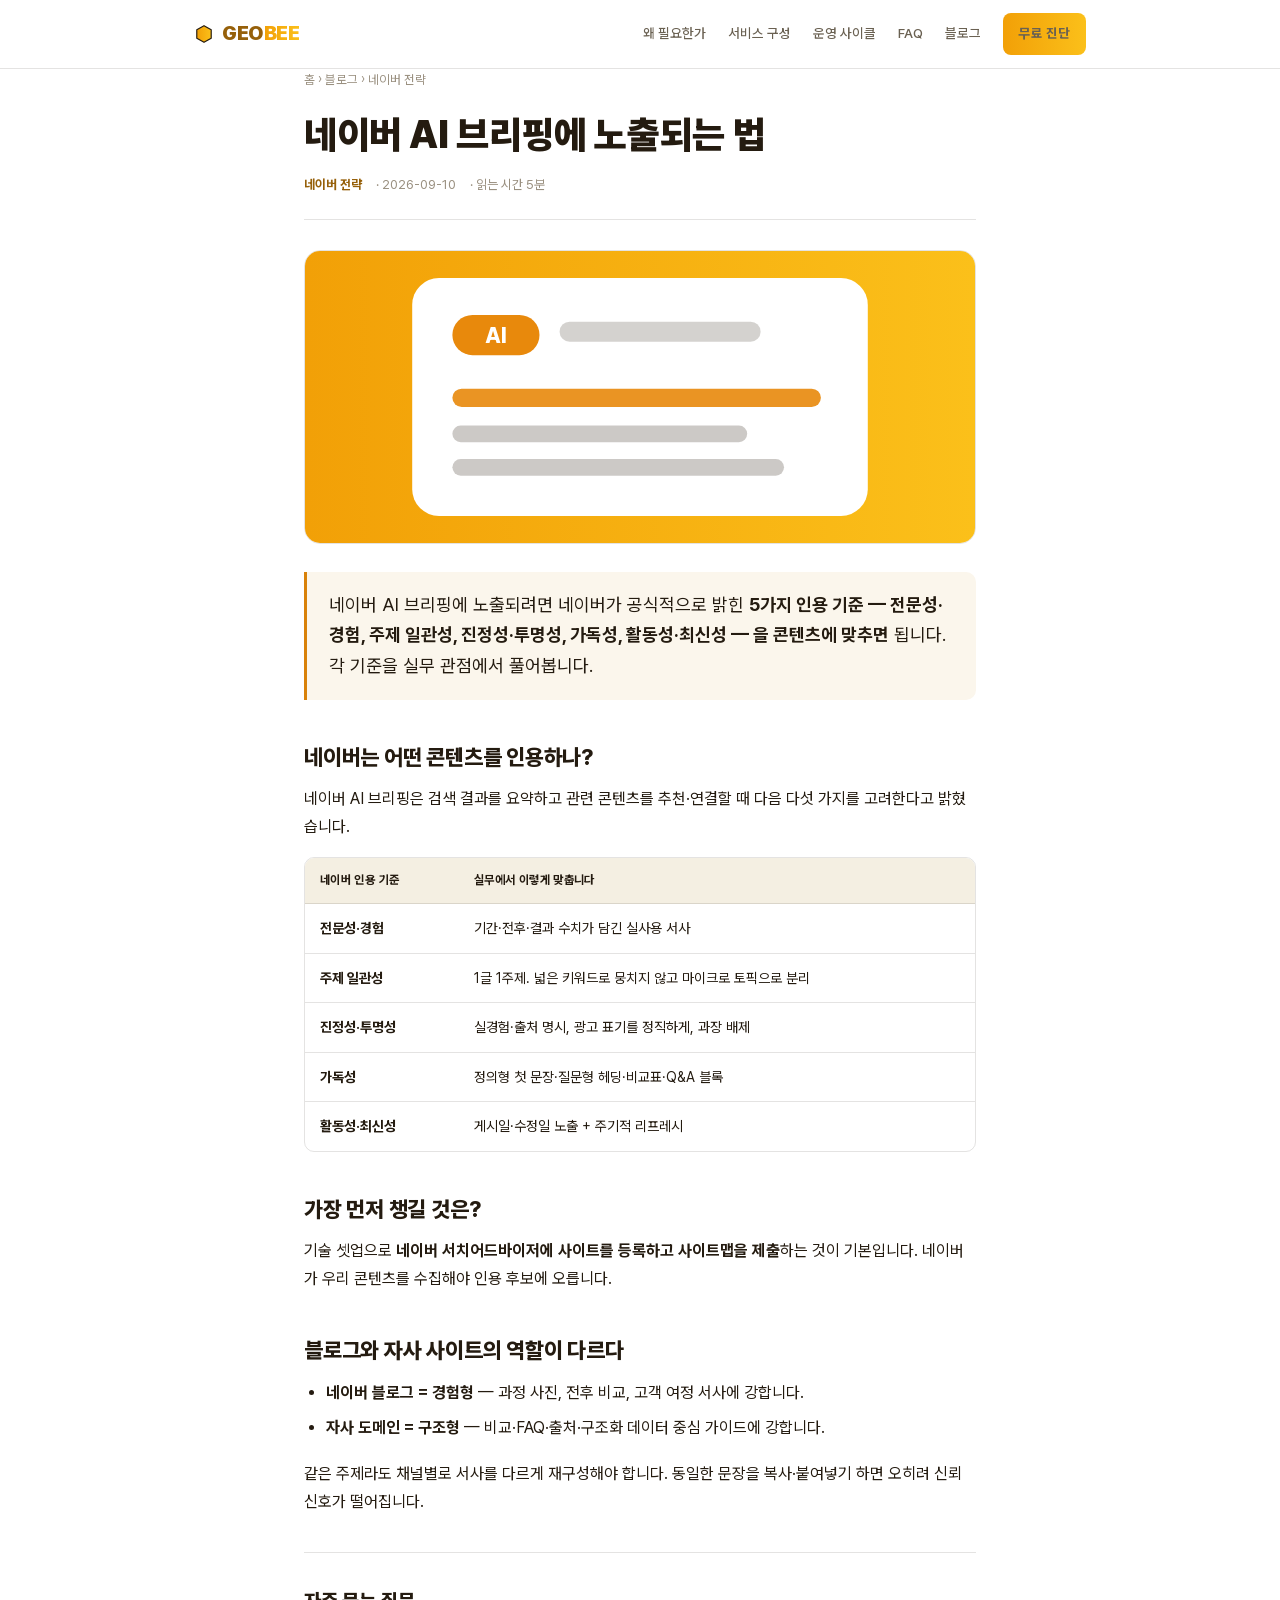
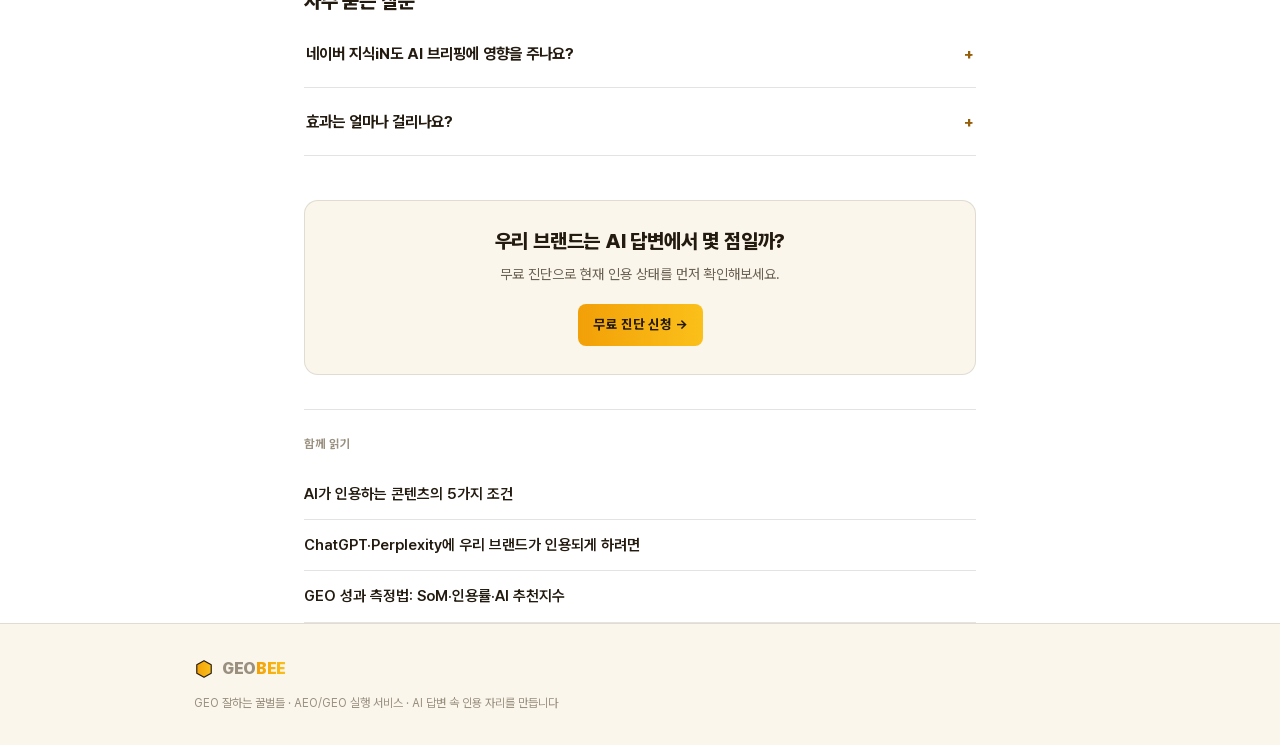
<file: blog-4.html>
<!doctype html>
<html lang="ko">
<head>
<meta charset="utf-8">
<meta name="viewport" content="width=device-width, initial-scale=1">
<title>네이버 AI 브리핑에 노출되는 법 | GEO BEE 블로그</title>
<meta name="description" content="네이버가 밝힌 AI 브리핑 콘텐츠 인용 기준 5가지(전문성·경험, 주제 일관성, 진정성·투명성, 가독성, 활동성·최신성)를 실무 관점에서 풀이합니다.">
<meta name="robots" content="index, follow, max-image-preview:large">
<link rel="canonical" href="https://mini9913a-del.github.io/GEO-BEE/blog-4.html">
<meta name="theme-color" content="#F2A007">
<meta property="og:type" content="article">
<meta property="og:site_name" content="GEO BEE">
<meta property="og:title" content="네이버 AI 브리핑에 노출되는 법 | GEO BEE 블로그">
<meta property="og:description" content="네이버가 밝힌 AI 브리핑 콘텐츠 인용 기준 5가지(전문성·경험, 주제 일관성, 진정성·투명성, 가독성, 활동성·최신성)를 실무 관점에서 풀이합니다.">
<meta property="og:url" content="https://mini9913a-del.github.io/GEO-BEE/blog-4.html">
<meta property="og:locale" content="ko_KR">
<link rel="stylesheet" href="blog.css">
<script type="application/ld+json">
{
  "@context": "https://schema.org",
  "@type": "Article",
  "headline": "네이버 AI 브리핑에 노출되는 법",
  "description": "네이버가 밝힌 AI 브리핑 콘텐츠 인용 기준 5가지(전문성·경험, 주제 일관성, 진정성·투명성, 가독성, 활동성·최신성)를 실무 관점에서 풀이합니다.",
  "inLanguage": "ko",
  "datePublished": "2026-09-10",
  "dateModified": "2026-09-10",
  "author": {
    "@type": "Organization",
    "name": "GEO BEE"
  },
  "publisher": {
    "@type": "Organization",
    "name": "GEO BEE"
  },
  "mainEntityOfPage": "https://mini9913a-del.github.io/GEO-BEE/blog-4.html",
  "articleSection": "네이버 전략"
}
</script>
<script type="application/ld+json">
{
  "@context": "https://schema.org",
  "@type": "BreadcrumbList",
  "itemListElement": [
    {
      "@type": "ListItem",
      "position": 1,
      "name": "홈",
      "item": "https://mini9913a-del.github.io/GEO-BEE/"
    },
    {
      "@type": "ListItem",
      "position": 2,
      "name": "블로그",
      "item": "https://mini9913a-del.github.io/GEO-BEE/blog.html"
    },
    {
      "@type": "ListItem",
      "position": 3,
      "name": "네이버 AI 브리핑에 노출되는 법",
      "item": "https://mini9913a-del.github.io/GEO-BEE/blog-4.html"
    }
  ]
}
</script>
<script type="application/ld+json">
{
  "@context": "https://schema.org",
  "@type": "FAQPage",
  "mainEntity": [
    {
      "@type": "Question",
      "name": "네이버 지식iN도 AI 브리핑에 영향을 주나요?",
      "acceptedAnswer": {
        "@type": "Answer",
        "text": "네, 질문형 첫 문장 직답 구조의 지식iN 답변은 네이버 AI 답변 포맷과 잘 맞아 인용에 유리합니다. 다만 계정 신뢰도와 정직한 표기가 전제입니다."
      }
    },
    {
      "@type": "Question",
      "name": "효과는 얼마나 걸리나요?",
      "acceptedAnswer": {
        "@type": "Answer",
        "text": "인용은 시간차를 두고 반영되고, 한 번 잡힌 인용도 시간이 지나면 밀립니다(Citation Decay). 그래서 분기 단위 리프레시를 전제로 운영하는 것이 좋습니다."
      }
    }
  ]
}
</script>
</head>
<body><nav><div class="navin">
<a class="logo" href="index.html"><svg class="hex" viewBox="0 0 24 24" aria-hidden="true"><defs><linearGradient id="bg" x1="0" y1="0" x2="1" y2="0"><stop offset="0" stop-color="#F2A007"/><stop offset="1" stop-color="#FBC01A"/></linearGradient></defs><path d="M12 2l8.66 5v10L12 22l-8.66-5V7z" fill="url(#bg)" stroke="var(--ink)" stroke-width="1.4" stroke-linejoin="round"/></svg> GEO<span class="b">BEE</span></a>
<div class="navlinks">
<a class="lk" href="index.html#why">왜 필요한가</a>
<a class="lk" href="index.html#build">서비스 구성</a>
<a class="lk" href="index.html#cycle">운영 사이클</a>
<a class="lk" href="index.html#faq">FAQ</a>
<a class="lk" href="blog.html">블로그</a>
<a class="btn" href="#" onclick="openModal(event)">무료 진단</a>
</div></div></nav>
<article class="rd">
<div class="crumb"><a href="index.html">홈</a> › <a href="blog.html">블로그</a> › 네이버 전략</div>
<h1>네이버 AI 브리핑에 노출되는 법</h1>
<div class="ameta"><span class="k">네이버 전략</span><span>· 2026-09-10</span><span>· 읽는 시간 5분</span></div>
<div class="hero-thumb"><svg viewBox="0 0 400 250" preserveAspectRatio="xMidYMid slice" xmlns="http://www.w3.org/2000/svg" role="img" aria-label="네이버 AI 브리핑에 노출되는 법 썸네일"><rect width="400" height="250" fill="url(#bg)"/><rect x="64" y="54" width="272" height="142" rx="16" fill="#fff"/><rect x="88" y="76" width="52" height="24" rx="12" fill="#E8890C"/><text x="114" y="93" text-anchor="middle" font-family="'Pretendard Variable',sans-serif" font-size="13" font-weight="800" fill="#fff">AI</text><rect x="152" y="80" width="120" height="12" rx="6" fill="#2A2012" opacity=".2"/><rect x="88" y="120" width="220" height="11" rx="5.5" fill="#E8890C" opacity=".9"/><rect x="88" y="142" width="176" height="10" rx="5" fill="#2A2012" opacity=".24"/><rect x="88" y="162" width="198" height="10" rx="5" fill="#2A2012" opacity=".24"/></svg></div>

<p class="lead">네이버 AI 브리핑에 노출되려면 네이버가 공식적으로 밝힌 <strong>5가지 인용 기준 — 전문성·경험, 주제 일관성, 진정성·투명성, 가독성, 활동성·최신성 — 을 콘텐츠에 맞추면</strong> 됩니다. 각 기준을 실무 관점에서 풀어봅니다.</p>

<h2>네이버는 어떤 콘텐츠를 인용하나?</h2>
<p>네이버 AI 브리핑은 검색 결과를 요약하고 관련 콘텐츠를 추천·연결할 때 다음 다섯 가지를 고려한다고 밝혔습니다.</p>
<div class="tablewrap"><table>
<thead><tr><th>네이버 인용 기준</th><th>실무에서 이렇게 맞춥니다</th></tr></thead>
<tbody>
<tr><td>전문성·경험</td><td>기간·전후·결과 수치가 담긴 실사용 서사</td></tr>
<tr><td>주제 일관성</td><td>1글 1주제. 넓은 키워드로 뭉치지 않고 마이크로 토픽으로 분리</td></tr>
<tr><td>진정성·투명성</td><td>실경험·출처 명시, 광고 표기를 정직하게, 과장 배제</td></tr>
<tr><td>가독성</td><td>정의형 첫 문장·질문형 헤딩·비교표·Q&A 블록</td></tr>
<tr><td>활동성·최신성</td><td>게시일·수정일 노출 + 주기적 리프레시</td></tr>
</tbody></table></div>

<h2>가장 먼저 챙길 것은?</h2>
<p>기술 셋업으로 <strong>네이버 서치어드바이저에 사이트를 등록하고 사이트맵을 제출</strong>하는 것이 기본입니다. 네이버가 우리 콘텐츠를 수집해야 인용 후보에 오릅니다.</p>

<h2>블로그와 자사 사이트의 역할이 다르다</h2>
<ul>
<li><strong>네이버 블로그 = 경험형</strong> — 과정 사진, 전후 비교, 고객 여정 서사에 강합니다.</li>
<li><strong>자사 도메인 = 구조형</strong> — 비교·FAQ·출처·구조화 데이터 중심 가이드에 강합니다.</li>
</ul>
<p>같은 주제라도 채널별로 서사를 다르게 재구성해야 합니다. 동일한 문장을 복사·붙여넣기 하면 오히려 신뢰 신호가 떨어집니다.</p>

<div class="faq"><h2>자주 묻는 질문</h2><details><summary>네이버 지식iN도 AI 브리핑에 영향을 주나요?<span class="pl">+</span></summary><div class="a">네, 질문형 첫 문장 직답 구조의 지식iN 답변은 네이버 AI 답변 포맷과 잘 맞아 인용에 유리합니다. 다만 계정 신뢰도와 정직한 표기가 전제입니다.</div></details><details><summary>효과는 얼마나 걸리나요?<span class="pl">+</span></summary><div class="a">인용은 시간차를 두고 반영되고, 한 번 잡힌 인용도 시간이 지나면 밀립니다(Citation Decay). 그래서 분기 단위 리프레시를 전제로 운영하는 것이 좋습니다.</div></details></div>
<div class="cta-box">
<h3>우리 브랜드는 AI 답변에서 몇 점일까?</h3>
<p>무료 진단으로 현재 인용 상태를 먼저 확인해보세요.</p>
<a class="btn" href="#" onclick="openModal(event)">무료 진단 신청 →</a>
</div>
<div class="related"><div class="kt">함께 읽기</div><a href="blog-3.html">AI가 인용하는 콘텐츠의 5가지 조건</a><a href="blog-5.html">ChatGPT·Perplexity에 우리 브랜드가 인용되게 하려면</a><a href="blog-8.html">GEO 성과 측정법: SoM·인용률·AI 추천지수</a></div>
</article>
<footer><div class="wrap">
<div class="logo"><svg class="hex" viewBox="0 0 24 24" aria-hidden="true"><defs><linearGradient id="bg" x1="0" y1="0" x2="1" y2="0"><stop offset="0" stop-color="#F2A007"/><stop offset="1" stop-color="#FBC01A"/></linearGradient></defs><path d="M12 2l8.66 5v10L12 22l-8.66-5V7z" fill="url(#bg)" stroke="var(--ink)" stroke-width="1.4" stroke-linejoin="round"/></svg> GEO<span class="b">BEE</span></div>
<div>GEO 잘하는 꿀벌들 · AEO/GEO 실행 서비스 · AI 답변 속 인용 자리를 만듭니다</div>
</div></footer>
<div class="modal-overlay" id="applyModal" hidden>
<div class="modal-backdrop" onclick="closeModal()"></div>
<div class="modal-card" role="dialog" aria-modal="true" aria-label="무료 진단 신청">
<button class="modal-x" onclick="closeModal()" aria-label="닫기">&times;</button>
<div class="logo modal-logo"><svg class="hex" viewBox="0 0 24 24" aria-hidden="true"><defs><linearGradient id="bg" x1="0" y1="0" x2="1" y2="0"><stop offset="0" stop-color="#F2A007"/><stop offset="1" stop-color="#FBC01A"/></linearGradient></defs><path d="M12 2l8.66 5v10L12 22l-8.66-5V7z" fill="url(#bg)" stroke="var(--ink)" stroke-width="1.4" stroke-linejoin="round"/></svg> GEO<span class="b">BEE</span></div>
<div class="modal-title">무료 진단 신청</div>
<div class="modal-config" id="modalConfig" hidden></div>
<form id="applyForm" onsubmit="return submitApply(event)">
<label>브랜드<input name="brand" required></label>
<label>홈페이지 URL<input name="url" type="url" placeholder="https://"></label>
<label>이메일<input name="email" type="email" required></label>
<label>담당자<input name="manager" required></label>
<label>연락처<input name="phone" required></label>
<label>문의 내용<textarea name="note" placeholder="원하는 구성·비고를 적어주세요"></textarea></label>
<label class="agree"><input type="checkbox" required><span>개인정보 수집·이용에 동의합니다</span></label>
<button class="btn" type="submit">무료 진단 신청하기</button>
</form>
<div class="modal-done" id="applyDone" hidden>
<div class="done-ic">&#10003;</div>
<h4>신청이 접수되었습니다</h4>
<p>입력하신 연락처로 곧 진단 결과를 보내드릴게요.</p>
<button class="btn ghost" onclick="closeModal()">닫기</button>
</div>
</div></div>
<script>
function priceText(){
  var sel=[]; document.querySelectorAll('.opt.on').forEach(function(o){sel.push({price:parseInt(o.dataset.price||'0',10),nego:o.dataset.nego==='1',name:o.dataset.name});});
  if(!sel.length) return {items:'',price:''};
  var subtotal=0; sel.forEach(function(s){subtotal+=s.price;});
  var names=sel.map(function(s){return s.name;});
  var nego=sel.filter(function(s){return s.nego;}).map(function(s){return s.name.replace(' 운영','');});
  var discounted=(sel.length>=2 && subtotal>0); var t='';
  if(subtotal>0){ var fin=discounted?Math.round(subtotal*0.8):subtotal; t=discounted?(subtotal+'만원 → 20%↓ → '+fin+'만원'):(subtotal+'만원'); if(nego.length) t+=' + '+nego.join('·')+' 별도협의'; }
  else { t=nego.length?(nego.join('·')+' 별도협의'):''; }
  if(t) t+=' (VAT별도)';
  return {items:names.join(', '), price:t};
}
function openModal(e,cfg){ if(e) e.preventDefault();
  var conf=document.getElementById('modalConfig'); var note=document.querySelector('#applyForm [name=note]');
  if(cfg){ var pc=priceText(); conf.innerHTML='<div class="mc-l">선택 구성</div><div class="mc-items">'+(pc.items||'미선택')+'</div>'+(pc.price?'<div class="mc-price">예상 견적 '+pc.price+'</div>':''); conf.hidden=false; if(note) note.value='[선택 구성] '+pc.items+(pc.price?' / 예상 '+pc.price:''); }
  else { conf.hidden=true; if(note) note.value=''; }
  document.getElementById('applyForm').hidden=false; document.getElementById('applyDone').hidden=true; document.getElementById('applyModal').hidden=false; document.body.style.overflow='hidden'; }
function closeModal(){ document.getElementById('applyModal').hidden=true; document.body.style.overflow=''; }
function submitApply(e){ e.preventDefault(); document.getElementById('applyForm').hidden=true; document.getElementById('applyDone').hidden=false; return false; }
document.addEventListener('keydown',function(e){ if(e.key==='Escape') closeModal(); });
</script>
</body>
</html>
</file>
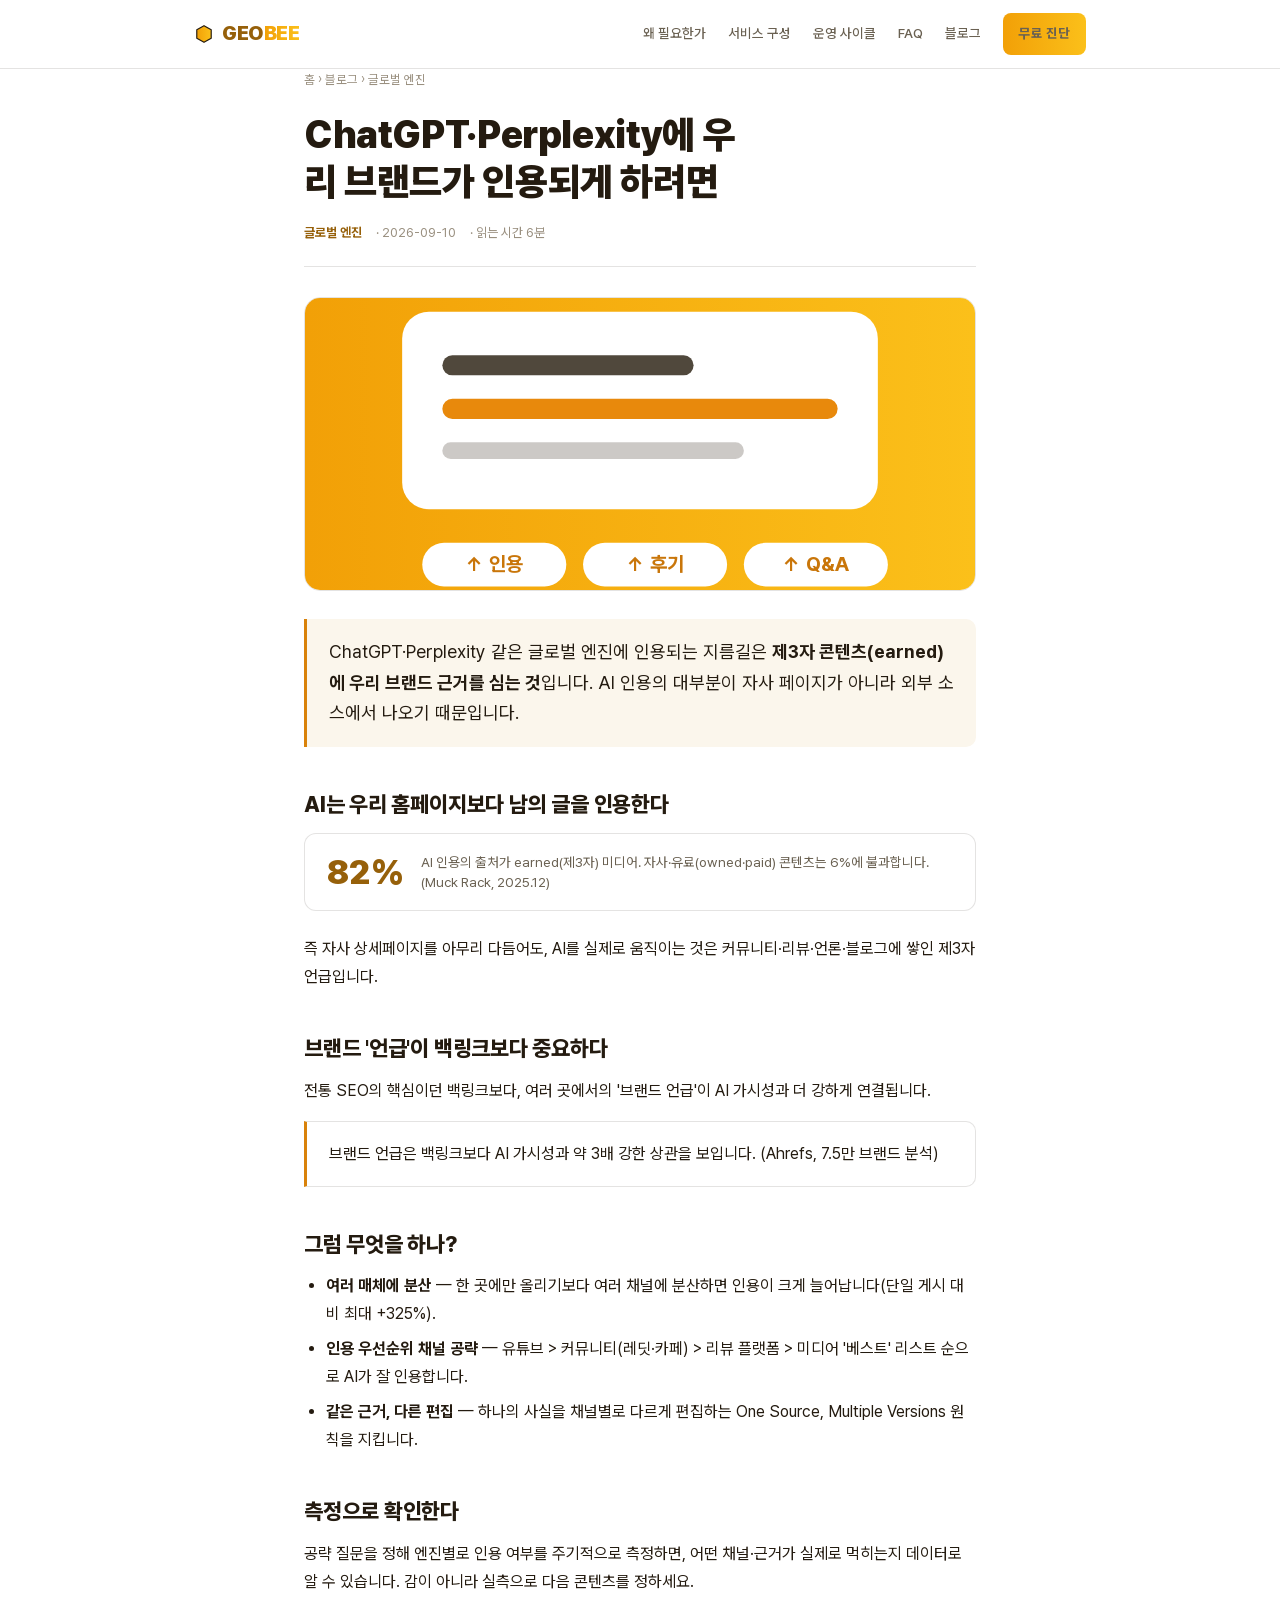
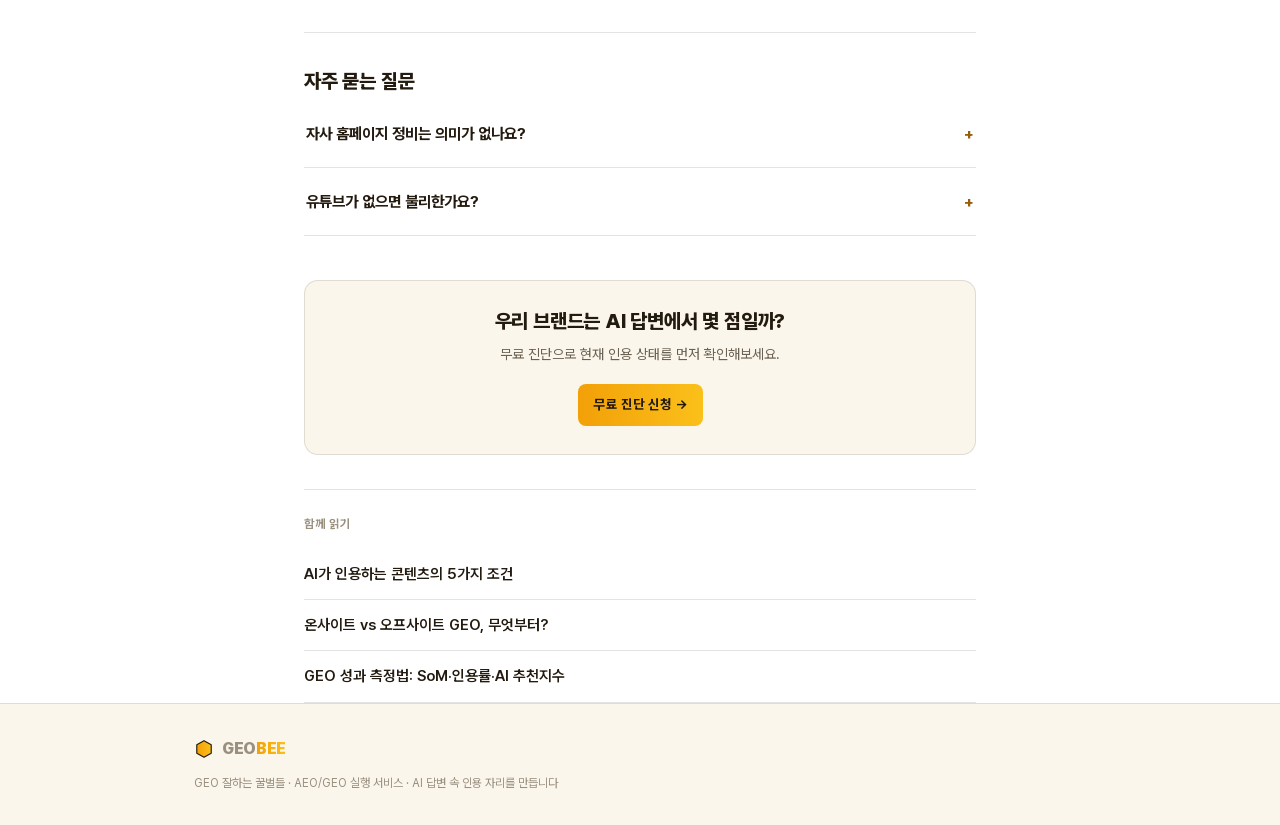
<file: blog-5.html>
<!doctype html>
<html lang="ko">
<head>
<meta charset="utf-8">
<meta name="viewport" content="width=device-width, initial-scale=1">
<title>ChatGPT·Perplexity에 우리 브랜드가 인용되게 하려면 | GEO BEE 블로그</title>
<meta name="description" content="글로벌 AI 엔진은 자사 콘텐츠보다 제3자 소스를 압도적으로 더 많이 인용합니다. earned 미디어 82%라는 데이터와 함께 인용 확보 전략을 정리합니다.">
<meta name="robots" content="index, follow, max-image-preview:large">
<link rel="canonical" href="https://mini9913a-del.github.io/GEO-BEE/blog-5.html">
<meta name="theme-color" content="#F2A007">
<meta property="og:type" content="article">
<meta property="og:site_name" content="GEO BEE">
<meta property="og:title" content="ChatGPT·Perplexity에 우리 브랜드가 인용되게 하려면 | GEO BEE 블로그">
<meta property="og:description" content="글로벌 AI 엔진은 자사 콘텐츠보다 제3자 소스를 압도적으로 더 많이 인용합니다. earned 미디어 82%라는 데이터와 함께 인용 확보 전략을 정리합니다.">
<meta property="og:url" content="https://mini9913a-del.github.io/GEO-BEE/blog-5.html">
<meta property="og:locale" content="ko_KR">
<link rel="stylesheet" href="blog.css">
<script type="application/ld+json">
{
  "@context": "https://schema.org",
  "@type": "Article",
  "headline": "ChatGPT·Perplexity에 우리 브랜드가 인용되게 하려면",
  "description": "글로벌 AI 엔진은 자사 콘텐츠보다 제3자 소스를 압도적으로 더 많이 인용합니다. earned 미디어 82%라는 데이터와 함께 인용 확보 전략을 정리합니다.",
  "inLanguage": "ko",
  "datePublished": "2026-09-10",
  "dateModified": "2026-09-10",
  "author": {
    "@type": "Organization",
    "name": "GEO BEE"
  },
  "publisher": {
    "@type": "Organization",
    "name": "GEO BEE"
  },
  "mainEntityOfPage": "https://mini9913a-del.github.io/GEO-BEE/blog-5.html",
  "articleSection": "글로벌 엔진"
}
</script>
<script type="application/ld+json">
{
  "@context": "https://schema.org",
  "@type": "BreadcrumbList",
  "itemListElement": [
    {
      "@type": "ListItem",
      "position": 1,
      "name": "홈",
      "item": "https://mini9913a-del.github.io/GEO-BEE/"
    },
    {
      "@type": "ListItem",
      "position": 2,
      "name": "블로그",
      "item": "https://mini9913a-del.github.io/GEO-BEE/blog.html"
    },
    {
      "@type": "ListItem",
      "position": 3,
      "name": "ChatGPT·Perplexity에 우리 브랜드가 인용되게 하려면",
      "item": "https://mini9913a-del.github.io/GEO-BEE/blog-5.html"
    }
  ]
}
</script>
<script type="application/ld+json">
{
  "@context": "https://schema.org",
  "@type": "FAQPage",
  "mainEntity": [
    {
      "@type": "Question",
      "name": "자사 홈페이지 정비는 의미가 없나요?",
      "acceptedAnswer": {
        "@type": "Answer",
        "text": "의미 있습니다. 자사 페이지는 AI가 우리를 인용하기로 했을 때 참조할 '공식 근거지'입니다. 다만 그것만으로는 인용 후보에 오르기 어려우므로, 제3자 인용과 반드시 병행해야 합니다."
      }
    },
    {
      "@type": "Question",
      "name": "유튜브가 없으면 불리한가요?",
      "acceptedAnswer": {
        "@type": "Answer",
        "text": "유튜브는 AI 인용 우선순위가 높은 채널이라, 없으면 상한이 생깁니다. 보유 채널(커뮤니티·리뷰·Q&A)로 먼저 시작하고, 유튜브를 2차 확보 과제로 두는 것이 현실적입니다."
      }
    }
  ]
}
</script>
</head>
<body><nav><div class="navin">
<a class="logo" href="index.html"><svg class="hex" viewBox="0 0 24 24" aria-hidden="true"><defs><linearGradient id="bg" x1="0" y1="0" x2="1" y2="0"><stop offset="0" stop-color="#F2A007"/><stop offset="1" stop-color="#FBC01A"/></linearGradient></defs><path d="M12 2l8.66 5v10L12 22l-8.66-5V7z" fill="url(#bg)" stroke="var(--ink)" stroke-width="1.4" stroke-linejoin="round"/></svg> GEO<span class="b">BEE</span></a>
<div class="navlinks">
<a class="lk" href="index.html#why">왜 필요한가</a>
<a class="lk" href="index.html#build">서비스 구성</a>
<a class="lk" href="index.html#cycle">운영 사이클</a>
<a class="lk" href="index.html#faq">FAQ</a>
<a class="lk" href="blog.html">블로그</a>
<a class="btn" href="#" onclick="openModal(event)">무료 진단</a>
</div></div></nav>
<article class="rd">
<div class="crumb"><a href="index.html">홈</a> › <a href="blog.html">블로그</a> › 글로벌 엔진</div>
<h1>ChatGPT·Perplexity에 우리 브랜드가 인용되게 하려면</h1>
<div class="ameta"><span class="k">글로벌 엔진</span><span>· 2026-09-10</span><span>· 읽는 시간 6분</span></div>
<div class="hero-thumb"><svg viewBox="0 0 400 250" preserveAspectRatio="xMidYMid slice" xmlns="http://www.w3.org/2000/svg" role="img" aria-label="ChatGPT·Perplexity에 우리 브랜드가 인용되게 하려면 썸네일"><rect width="400" height="250" fill="url(#bg)"/><rect x="58" y="46" width="284" height="118" rx="16" fill="#fff"/><rect x="82" y="72" width="150" height="12" rx="6" fill="#2A2012" opacity=".82"/><rect x="82" y="98" width="236" height="12" rx="6" fill="#E8890C"/><rect x="82" y="124" width="180" height="10" rx="5" fill="#2A2012" opacity=".24"/><g font-family="'Pretendard Variable',sans-serif" font-size="12" font-weight="700" fill="#C9760A"><rect x="70" y="184" width="86" height="26" rx="13" fill="#fff"/><text x="113" y="201" text-anchor="middle">↑ 인용</text><rect x="166" y="184" width="86" height="26" rx="13" fill="#fff"/><text x="209" y="201" text-anchor="middle">↑ 후기</text><rect x="262" y="184" width="86" height="26" rx="13" fill="#fff"/><text x="305" y="201" text-anchor="middle">↑ Q&amp;A</text></g></svg></div>

<p class="lead">ChatGPT·Perplexity 같은 글로벌 엔진에 인용되는 지름길은 <strong>제3자 콘텐츠(earned)에 우리 브랜드 근거를 심는 것</strong>입니다. AI 인용의 대부분이 자사 페이지가 아니라 외부 소스에서 나오기 때문입니다.</p>

<h2>AI는 우리 홈페이지보다 남의 글을 인용한다</h2>
<div class="stat"><div class="n">82%</div><div class="t">AI 인용의 출처가 earned(제3자) 미디어. 자사·유료(owned·paid) 콘텐츠는 6%에 불과합니다. (Muck Rack, 2025.12)</div></div>
<p>즉 자사 상세페이지를 아무리 다듬어도, AI를 실제로 움직이는 것은 커뮤니티·리뷰·언론·블로그에 쌓인 제3자 언급입니다.</p>

<h2>브랜드 '언급'이 백링크보다 중요하다</h2>
<p>전통 SEO의 핵심이던 백링크보다, 여러 곳에서의 '브랜드 언급'이 AI 가시성과 더 강하게 연결됩니다.</p>
<div class="callout">브랜드 언급은 백링크보다 AI 가시성과 약 3배 강한 상관을 보입니다. (Ahrefs, 7.5만 브랜드 분석)</div>

<h2>그럼 무엇을 하나?</h2>
<ul>
<li><strong>여러 매체에 분산</strong> — 한 곳에만 올리기보다 여러 채널에 분산하면 인용이 크게 늘어납니다(단일 게시 대비 최대 +325%).</li>
<li><strong>인용 우선순위 채널 공략</strong> — 유튜브 &gt; 커뮤니티(레딧·카페) &gt; 리뷰 플랫폼 &gt; 미디어 '베스트' 리스트 순으로 AI가 잘 인용합니다.</li>
<li><strong>같은 근거, 다른 편집</strong> — 하나의 사실을 채널별로 다르게 편집하는 One Source, Multiple Versions 원칙을 지킵니다.</li>
</ul>

<h2>측정으로 확인한다</h2>
<p>공략 질문을 정해 엔진별로 인용 여부를 주기적으로 측정하면, 어떤 채널·근거가 실제로 먹히는지 데이터로 알 수 있습니다. 감이 아니라 실측으로 다음 콘텐츠를 정하세요.</p>

<div class="faq"><h2>자주 묻는 질문</h2><details><summary>자사 홈페이지 정비는 의미가 없나요?<span class="pl">+</span></summary><div class="a">의미 있습니다. 자사 페이지는 AI가 우리를 인용하기로 했을 때 참조할 '공식 근거지'입니다. 다만 그것만으로는 인용 후보에 오르기 어려우므로, 제3자 인용과 반드시 병행해야 합니다.</div></details><details><summary>유튜브가 없으면 불리한가요?<span class="pl">+</span></summary><div class="a">유튜브는 AI 인용 우선순위가 높은 채널이라, 없으면 상한이 생깁니다. 보유 채널(커뮤니티·리뷰·Q&A)로 먼저 시작하고, 유튜브를 2차 확보 과제로 두는 것이 현실적입니다.</div></details></div>
<div class="cta-box">
<h3>우리 브랜드는 AI 답변에서 몇 점일까?</h3>
<p>무료 진단으로 현재 인용 상태를 먼저 확인해보세요.</p>
<a class="btn" href="#" onclick="openModal(event)">무료 진단 신청 →</a>
</div>
<div class="related"><div class="kt">함께 읽기</div><a href="blog-3.html">AI가 인용하는 콘텐츠의 5가지 조건</a><a href="blog-7.html">온사이트 vs 오프사이트 GEO, 무엇부터?</a><a href="blog-8.html">GEO 성과 측정법: SoM·인용률·AI 추천지수</a></div>
</article>
<footer><div class="wrap">
<div class="logo"><svg class="hex" viewBox="0 0 24 24" aria-hidden="true"><defs><linearGradient id="bg" x1="0" y1="0" x2="1" y2="0"><stop offset="0" stop-color="#F2A007"/><stop offset="1" stop-color="#FBC01A"/></linearGradient></defs><path d="M12 2l8.66 5v10L12 22l-8.66-5V7z" fill="url(#bg)" stroke="var(--ink)" stroke-width="1.4" stroke-linejoin="round"/></svg> GEO<span class="b">BEE</span></div>
<div>GEO 잘하는 꿀벌들 · AEO/GEO 실행 서비스 · AI 답변 속 인용 자리를 만듭니다</div>
</div></footer>
<div class="modal-overlay" id="applyModal" hidden>
<div class="modal-backdrop" onclick="closeModal()"></div>
<div class="modal-card" role="dialog" aria-modal="true" aria-label="무료 진단 신청">
<button class="modal-x" onclick="closeModal()" aria-label="닫기">&times;</button>
<div class="logo modal-logo"><svg class="hex" viewBox="0 0 24 24" aria-hidden="true"><defs><linearGradient id="bg" x1="0" y1="0" x2="1" y2="0"><stop offset="0" stop-color="#F2A007"/><stop offset="1" stop-color="#FBC01A"/></linearGradient></defs><path d="M12 2l8.66 5v10L12 22l-8.66-5V7z" fill="url(#bg)" stroke="var(--ink)" stroke-width="1.4" stroke-linejoin="round"/></svg> GEO<span class="b">BEE</span></div>
<div class="modal-title">무료 진단 신청</div>
<div class="modal-config" id="modalConfig" hidden></div>
<form id="applyForm" onsubmit="return submitApply(event)">
<label>브랜드<input name="brand" required></label>
<label>홈페이지 URL<input name="url" type="url" placeholder="https://"></label>
<label>이메일<input name="email" type="email" required></label>
<label>담당자<input name="manager" required></label>
<label>연락처<input name="phone" required></label>
<label>문의 내용<textarea name="note" placeholder="원하는 구성·비고를 적어주세요"></textarea></label>
<label class="agree"><input type="checkbox" required><span>개인정보 수집·이용에 동의합니다</span></label>
<button class="btn" type="submit">무료 진단 신청하기</button>
</form>
<div class="modal-done" id="applyDone" hidden>
<div class="done-ic">&#10003;</div>
<h4>신청이 접수되었습니다</h4>
<p>입력하신 연락처로 곧 진단 결과를 보내드릴게요.</p>
<button class="btn ghost" onclick="closeModal()">닫기</button>
</div>
</div></div>
<script>
function priceText(){
  var sel=[]; document.querySelectorAll('.opt.on').forEach(function(o){sel.push({price:parseInt(o.dataset.price||'0',10),nego:o.dataset.nego==='1',name:o.dataset.name});});
  if(!sel.length) return {items:'',price:''};
  var subtotal=0; sel.forEach(function(s){subtotal+=s.price;});
  var names=sel.map(function(s){return s.name;});
  var nego=sel.filter(function(s){return s.nego;}).map(function(s){return s.name.replace(' 운영','');});
  var discounted=(sel.length>=2 && subtotal>0); var t='';
  if(subtotal>0){ var fin=discounted?Math.round(subtotal*0.8):subtotal; t=discounted?(subtotal+'만원 → 20%↓ → '+fin+'만원'):(subtotal+'만원'); if(nego.length) t+=' + '+nego.join('·')+' 별도협의'; }
  else { t=nego.length?(nego.join('·')+' 별도협의'):''; }
  if(t) t+=' (VAT별도)';
  return {items:names.join(', '), price:t};
}
function openModal(e,cfg){ if(e) e.preventDefault();
  var conf=document.getElementById('modalConfig'); var note=document.querySelector('#applyForm [name=note]');
  if(cfg){ var pc=priceText(); conf.innerHTML='<div class="mc-l">선택 구성</div><div class="mc-items">'+(pc.items||'미선택')+'</div>'+(pc.price?'<div class="mc-price">예상 견적 '+pc.price+'</div>':''); conf.hidden=false; if(note) note.value='[선택 구성] '+pc.items+(pc.price?' / 예상 '+pc.price:''); }
  else { conf.hidden=true; if(note) note.value=''; }
  document.getElementById('applyForm').hidden=false; document.getElementById('applyDone').hidden=true; document.getElementById('applyModal').hidden=false; document.body.style.overflow='hidden'; }
function closeModal(){ document.getElementById('applyModal').hidden=true; document.body.style.overflow=''; }
function submitApply(e){ e.preventDefault(); document.getElementById('applyForm').hidden=true; document.getElementById('applyDone').hidden=false; return false; }
document.addEventListener('keydown',function(e){ if(e.key==='Escape') closeModal(); });
</script>
</body>
</html>
</file>
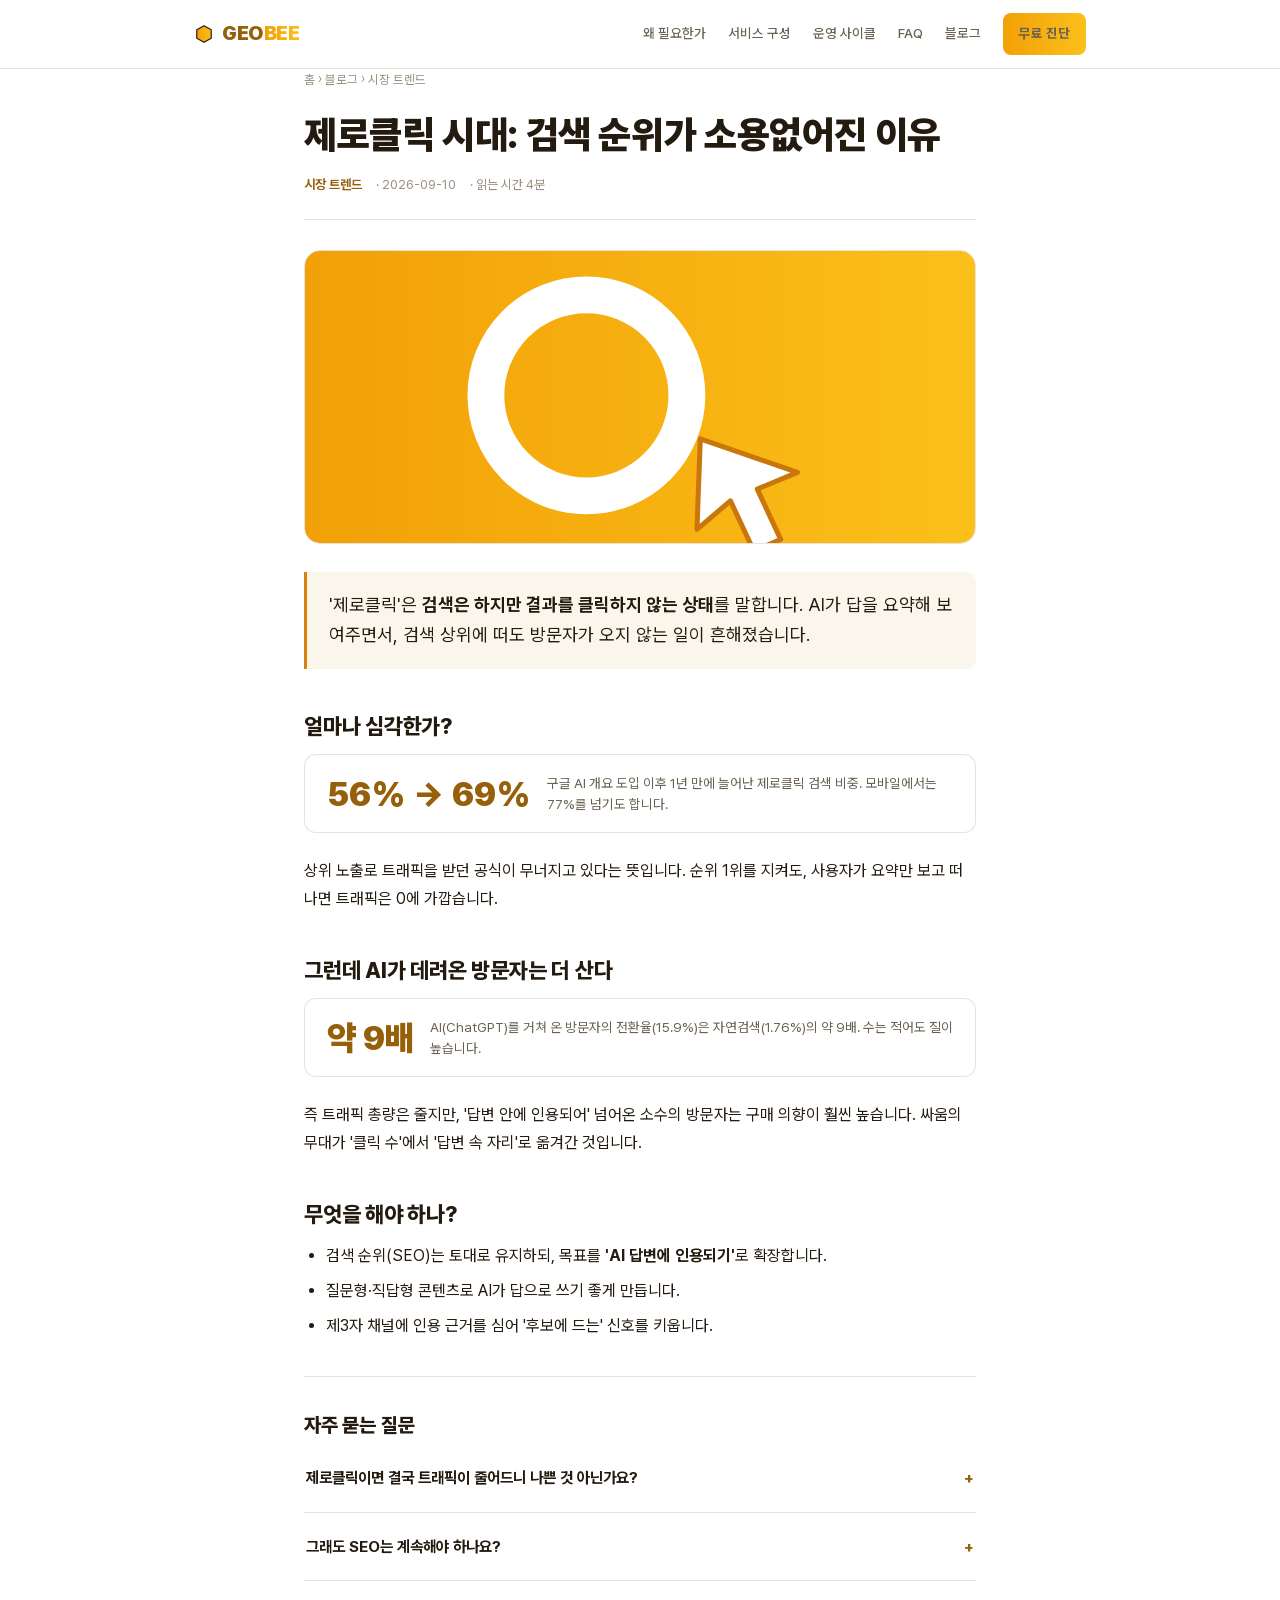
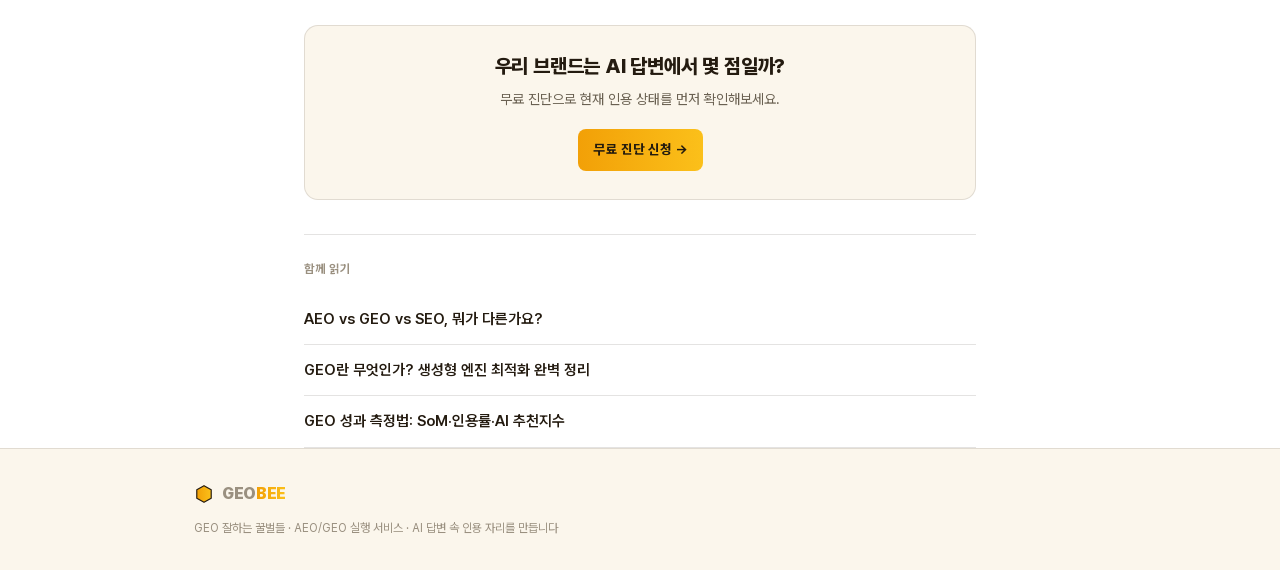
<file: blog-6.html>
<!doctype html>
<html lang="ko">
<head>
<meta charset="utf-8">
<meta name="viewport" content="width=device-width, initial-scale=1">
<title>제로클릭 시대: 검색 순위가 소용없어진 이유 | GEO BEE 블로그</title>
<meta name="description" content="AI가 답을 요약하면서 검색 결과를 클릭하지 않는 제로클릭이 급증했습니다. 상위 노출로 트래픽을 받던 공식이 무너진 이유와 대응법을 정리합니다.">
<meta name="robots" content="index, follow, max-image-preview:large">
<link rel="canonical" href="https://mini9913a-del.github.io/GEO-BEE/blog-6.html">
<meta name="theme-color" content="#F2A007">
<meta property="og:type" content="article">
<meta property="og:site_name" content="GEO BEE">
<meta property="og:title" content="제로클릭 시대: 검색 순위가 소용없어진 이유 | GEO BEE 블로그">
<meta property="og:description" content="AI가 답을 요약하면서 검색 결과를 클릭하지 않는 제로클릭이 급증했습니다. 상위 노출로 트래픽을 받던 공식이 무너진 이유와 대응법을 정리합니다.">
<meta property="og:url" content="https://mini9913a-del.github.io/GEO-BEE/blog-6.html">
<meta property="og:locale" content="ko_KR">
<link rel="stylesheet" href="blog.css">
<script type="application/ld+json">
{
  "@context": "https://schema.org",
  "@type": "Article",
  "headline": "제로클릭 시대: 검색 순위가 소용없어진 이유",
  "description": "AI가 답을 요약하면서 검색 결과를 클릭하지 않는 제로클릭이 급증했습니다. 상위 노출로 트래픽을 받던 공식이 무너진 이유와 대응법을 정리합니다.",
  "inLanguage": "ko",
  "datePublished": "2026-09-10",
  "dateModified": "2026-09-10",
  "author": {
    "@type": "Organization",
    "name": "GEO BEE"
  },
  "publisher": {
    "@type": "Organization",
    "name": "GEO BEE"
  },
  "mainEntityOfPage": "https://mini9913a-del.github.io/GEO-BEE/blog-6.html",
  "articleSection": "시장 트렌드"
}
</script>
<script type="application/ld+json">
{
  "@context": "https://schema.org",
  "@type": "BreadcrumbList",
  "itemListElement": [
    {
      "@type": "ListItem",
      "position": 1,
      "name": "홈",
      "item": "https://mini9913a-del.github.io/GEO-BEE/"
    },
    {
      "@type": "ListItem",
      "position": 2,
      "name": "블로그",
      "item": "https://mini9913a-del.github.io/GEO-BEE/blog.html"
    },
    {
      "@type": "ListItem",
      "position": 3,
      "name": "제로클릭 시대: 검색 순위가 소용없어진 이유",
      "item": "https://mini9913a-del.github.io/GEO-BEE/blog-6.html"
    }
  ]
}
</script>
<script type="application/ld+json">
{
  "@context": "https://schema.org",
  "@type": "FAQPage",
  "mainEntity": [
    {
      "@type": "Question",
      "name": "제로클릭이면 결국 트래픽이 줄어드니 나쁜 것 아닌가요?",
      "acceptedAnswer": {
        "@type": "Answer",
        "text": "트래픽 총량은 줄 수 있습니다. 그래서 '클릭 수'가 아니라 'AI 답변 내 인용'을 새 목표로 삼아야 합니다. 인용을 통해 넘어온 방문자는 전환율이 훨씬 높습니다."
      }
    },
    {
      "@type": "Question",
      "name": "그래도 SEO는 계속해야 하나요?",
      "acceptedAnswer": {
        "@type": "Answer",
        "text": "네. AI는 웹 문서와 검색 결과를 근거로 답을 만들기 때문에, 기본 SEO는 GEO의 전제 조건입니다. SEO를 버리는 것이 아니라 그 위에 GEO를 얹는 것입니다."
      }
    }
  ]
}
</script>
</head>
<body><nav><div class="navin">
<a class="logo" href="index.html"><svg class="hex" viewBox="0 0 24 24" aria-hidden="true"><defs><linearGradient id="bg" x1="0" y1="0" x2="1" y2="0"><stop offset="0" stop-color="#F2A007"/><stop offset="1" stop-color="#FBC01A"/></linearGradient></defs><path d="M12 2l8.66 5v10L12 22l-8.66-5V7z" fill="url(#bg)" stroke="var(--ink)" stroke-width="1.4" stroke-linejoin="round"/></svg> GEO<span class="b">BEE</span></a>
<div class="navlinks">
<a class="lk" href="index.html#why">왜 필요한가</a>
<a class="lk" href="index.html#build">서비스 구성</a>
<a class="lk" href="index.html#cycle">운영 사이클</a>
<a class="lk" href="index.html#faq">FAQ</a>
<a class="lk" href="blog.html">블로그</a>
<a class="btn" href="#" onclick="openModal(event)">무료 진단</a>
</div></div></nav>
<article class="rd">
<div class="crumb"><a href="index.html">홈</a> › <a href="blog.html">블로그</a> › 시장 트렌드</div>
<h1>제로클릭 시대: 검색 순위가 소용없어진 이유</h1>
<div class="ameta"><span class="k">시장 트렌드</span><span>· 2026-09-10</span><span>· 읽는 시간 4분</span></div>
<div class="hero-thumb"><svg viewBox="0 0 400 250" preserveAspectRatio="xMidYMid slice" xmlns="http://www.w3.org/2000/svg" role="img" aria-label="제로클릭 시대: 검색 순위가 소용없어진 이유 썸네일"><rect width="400" height="250" fill="url(#bg)"/><circle cx="168" cy="124" r="60" fill="none" stroke="#fff" stroke-width="22"/><path d="M236 150 l58 20 l-24 10 l14 30 l-16 7 l-14 -30 l-20 17 z" fill="#fff" stroke="#C9760A" stroke-width="3" stroke-linejoin="round"/></svg></div>

<p class="lead">'제로클릭'은 <strong>검색은 하지만 결과를 클릭하지 않는 상태</strong>를 말합니다. AI가 답을 요약해 보여주면서, 검색 상위에 떠도 방문자가 오지 않는 일이 흔해졌습니다.</p>

<h2>얼마나 심각한가?</h2>
<div class="stat"><div class="n">56% → 69%</div><div class="t">구글 AI 개요 도입 이후 1년 만에 늘어난 제로클릭 검색 비중. 모바일에서는 77%를 넘기도 합니다.</div></div>
<p>상위 노출로 트래픽을 받던 공식이 무너지고 있다는 뜻입니다. 순위 1위를 지켜도, 사용자가 요약만 보고 떠나면 트래픽은 0에 가깝습니다.</p>

<h2>그런데 AI가 데려온 방문자는 더 산다</h2>
<div class="stat"><div class="n">약 9배</div><div class="t">AI(ChatGPT)를 거쳐 온 방문자의 전환율(15.9%)은 자연검색(1.76%)의 약 9배. 수는 적어도 질이 높습니다.</div></div>
<p>즉 트래픽 총량은 줄지만, '답변 안에 인용되어' 넘어온 소수의 방문자는 구매 의향이 훨씬 높습니다. 싸움의 무대가 '클릭 수'에서 '답변 속 자리'로 옮겨간 것입니다.</p>

<h2>무엇을 해야 하나?</h2>
<ul>
<li>검색 순위(SEO)는 토대로 유지하되, 목표를 <strong>'AI 답변에 인용되기'</strong>로 확장합니다.</li>
<li>질문형·직답형 콘텐츠로 AI가 답으로 쓰기 좋게 만듭니다.</li>
<li>제3자 채널에 인용 근거를 심어 '후보에 드는' 신호를 키웁니다.</li>
</ul>

<div class="faq"><h2>자주 묻는 질문</h2><details><summary>제로클릭이면 결국 트래픽이 줄어드니 나쁜 것 아닌가요?<span class="pl">+</span></summary><div class="a">트래픽 총량은 줄 수 있습니다. 그래서 '클릭 수'가 아니라 'AI 답변 내 인용'을 새 목표로 삼아야 합니다. 인용을 통해 넘어온 방문자는 전환율이 훨씬 높습니다.</div></details><details><summary>그래도 SEO는 계속해야 하나요?<span class="pl">+</span></summary><div class="a">네. AI는 웹 문서와 검색 결과를 근거로 답을 만들기 때문에, 기본 SEO는 GEO의 전제 조건입니다. SEO를 버리는 것이 아니라 그 위에 GEO를 얹는 것입니다.</div></details></div>
<div class="cta-box">
<h3>우리 브랜드는 AI 답변에서 몇 점일까?</h3>
<p>무료 진단으로 현재 인용 상태를 먼저 확인해보세요.</p>
<a class="btn" href="#" onclick="openModal(event)">무료 진단 신청 →</a>
</div>
<div class="related"><div class="kt">함께 읽기</div><a href="blog-2.html">AEO vs GEO vs SEO, 뭐가 다른가요?</a><a href="blog-1.html">GEO란 무엇인가? 생성형 엔진 최적화 완벽 정리</a><a href="blog-8.html">GEO 성과 측정법: SoM·인용률·AI 추천지수</a></div>
</article>
<footer><div class="wrap">
<div class="logo"><svg class="hex" viewBox="0 0 24 24" aria-hidden="true"><defs><linearGradient id="bg" x1="0" y1="0" x2="1" y2="0"><stop offset="0" stop-color="#F2A007"/><stop offset="1" stop-color="#FBC01A"/></linearGradient></defs><path d="M12 2l8.66 5v10L12 22l-8.66-5V7z" fill="url(#bg)" stroke="var(--ink)" stroke-width="1.4" stroke-linejoin="round"/></svg> GEO<span class="b">BEE</span></div>
<div>GEO 잘하는 꿀벌들 · AEO/GEO 실행 서비스 · AI 답변 속 인용 자리를 만듭니다</div>
</div></footer>
<div class="modal-overlay" id="applyModal" hidden>
<div class="modal-backdrop" onclick="closeModal()"></div>
<div class="modal-card" role="dialog" aria-modal="true" aria-label="무료 진단 신청">
<button class="modal-x" onclick="closeModal()" aria-label="닫기">&times;</button>
<div class="logo modal-logo"><svg class="hex" viewBox="0 0 24 24" aria-hidden="true"><defs><linearGradient id="bg" x1="0" y1="0" x2="1" y2="0"><stop offset="0" stop-color="#F2A007"/><stop offset="1" stop-color="#FBC01A"/></linearGradient></defs><path d="M12 2l8.66 5v10L12 22l-8.66-5V7z" fill="url(#bg)" stroke="var(--ink)" stroke-width="1.4" stroke-linejoin="round"/></svg> GEO<span class="b">BEE</span></div>
<div class="modal-title">무료 진단 신청</div>
<div class="modal-config" id="modalConfig" hidden></div>
<form id="applyForm" onsubmit="return submitApply(event)">
<label>브랜드<input name="brand" required></label>
<label>홈페이지 URL<input name="url" type="url" placeholder="https://"></label>
<label>이메일<input name="email" type="email" required></label>
<label>담당자<input name="manager" required></label>
<label>연락처<input name="phone" required></label>
<label>문의 내용<textarea name="note" placeholder="원하는 구성·비고를 적어주세요"></textarea></label>
<label class="agree"><input type="checkbox" required><span>개인정보 수집·이용에 동의합니다</span></label>
<button class="btn" type="submit">무료 진단 신청하기</button>
</form>
<div class="modal-done" id="applyDone" hidden>
<div class="done-ic">&#10003;</div>
<h4>신청이 접수되었습니다</h4>
<p>입력하신 연락처로 곧 진단 결과를 보내드릴게요.</p>
<button class="btn ghost" onclick="closeModal()">닫기</button>
</div>
</div></div>
<script>
function priceText(){
  var sel=[]; document.querySelectorAll('.opt.on').forEach(function(o){sel.push({price:parseInt(o.dataset.price||'0',10),nego:o.dataset.nego==='1',name:o.dataset.name});});
  if(!sel.length) return {items:'',price:''};
  var subtotal=0; sel.forEach(function(s){subtotal+=s.price;});
  var names=sel.map(function(s){return s.name;});
  var nego=sel.filter(function(s){return s.nego;}).map(function(s){return s.name.replace(' 운영','');});
  var discounted=(sel.length>=2 && subtotal>0); var t='';
  if(subtotal>0){ var fin=discounted?Math.round(subtotal*0.8):subtotal; t=discounted?(subtotal+'만원 → 20%↓ → '+fin+'만원'):(subtotal+'만원'); if(nego.length) t+=' + '+nego.join('·')+' 별도협의'; }
  else { t=nego.length?(nego.join('·')+' 별도협의'):''; }
  if(t) t+=' (VAT별도)';
  return {items:names.join(', '), price:t};
}
function openModal(e,cfg){ if(e) e.preventDefault();
  var conf=document.getElementById('modalConfig'); var note=document.querySelector('#applyForm [name=note]');
  if(cfg){ var pc=priceText(); conf.innerHTML='<div class="mc-l">선택 구성</div><div class="mc-items">'+(pc.items||'미선택')+'</div>'+(pc.price?'<div class="mc-price">예상 견적 '+pc.price+'</div>':''); conf.hidden=false; if(note) note.value='[선택 구성] '+pc.items+(pc.price?' / 예상 '+pc.price:''); }
  else { conf.hidden=true; if(note) note.value=''; }
  document.getElementById('applyForm').hidden=false; document.getElementById('applyDone').hidden=true; document.getElementById('applyModal').hidden=false; document.body.style.overflow='hidden'; }
function closeModal(){ document.getElementById('applyModal').hidden=true; document.body.style.overflow=''; }
function submitApply(e){ e.preventDefault(); document.getElementById('applyForm').hidden=true; document.getElementById('applyDone').hidden=false; return false; }
document.addEventListener('keydown',function(e){ if(e.key==='Escape') closeModal(); });
</script>
</body>
</html>
</file>
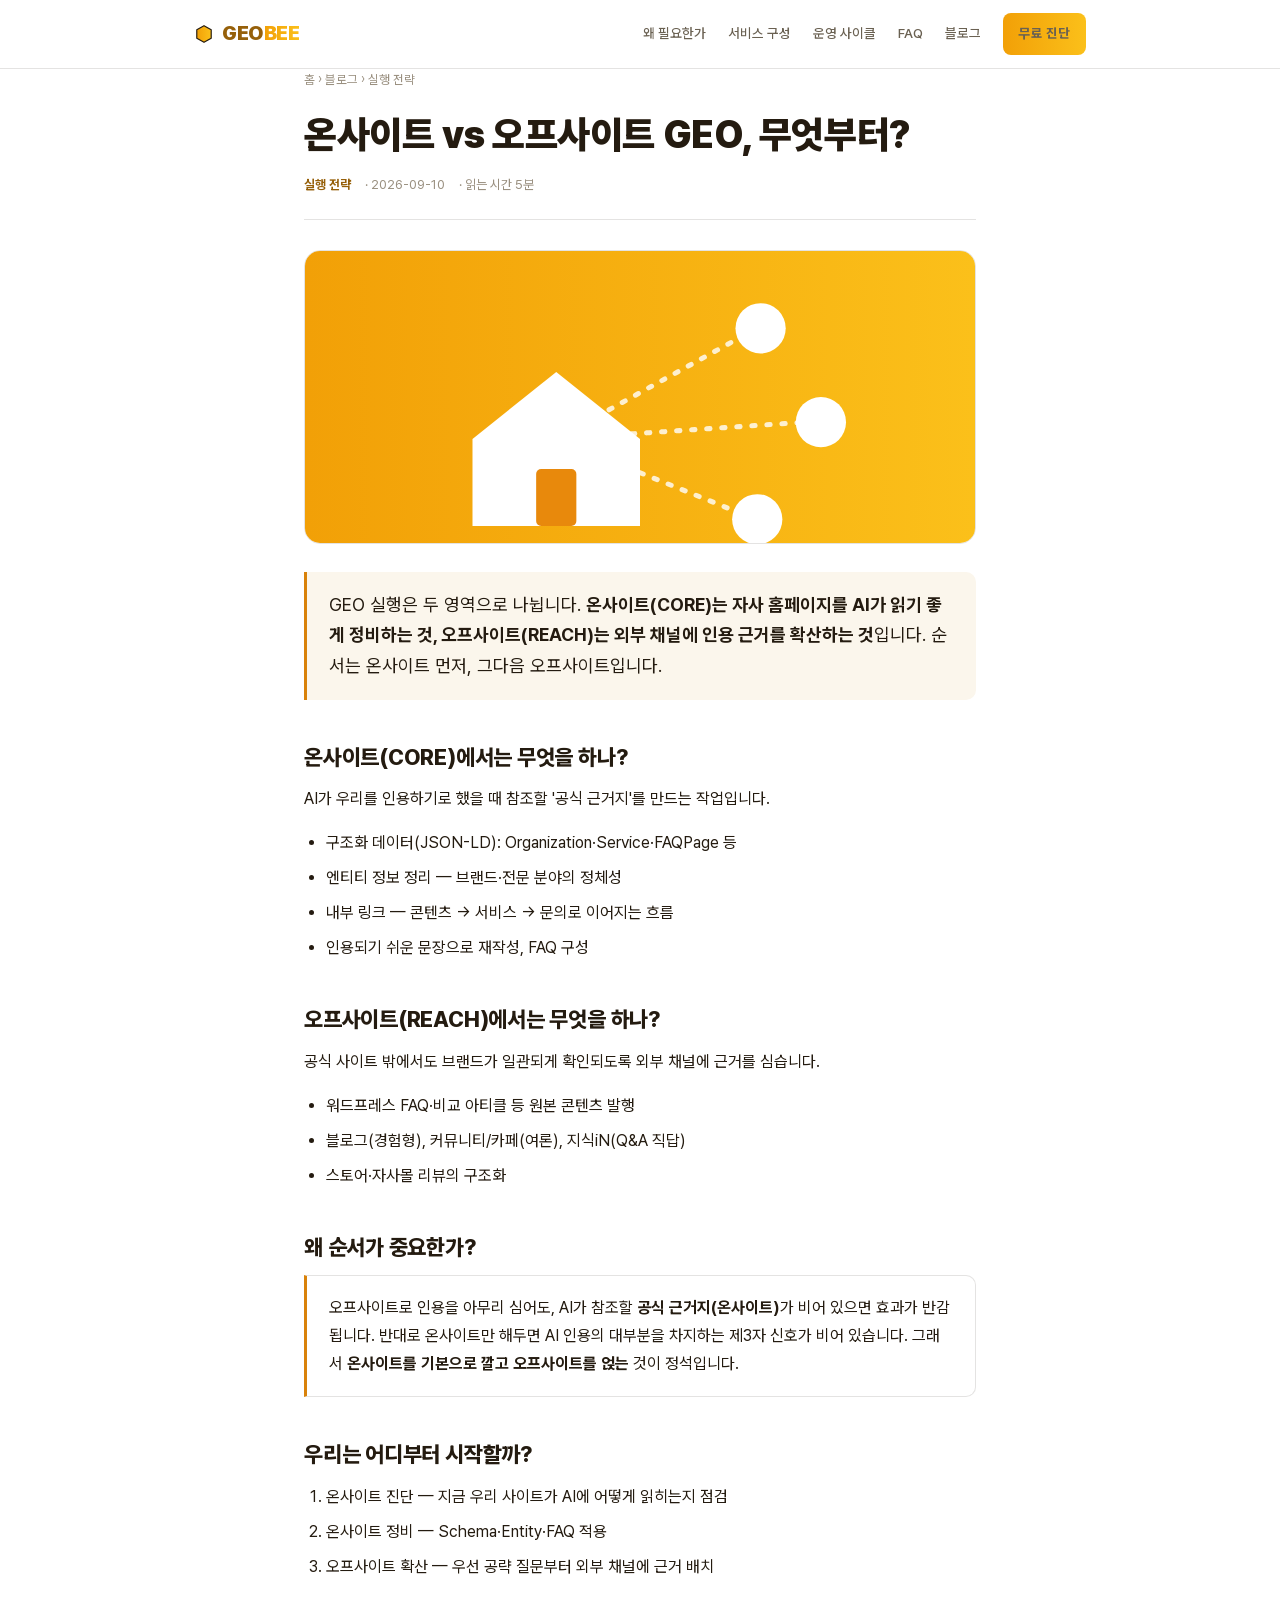
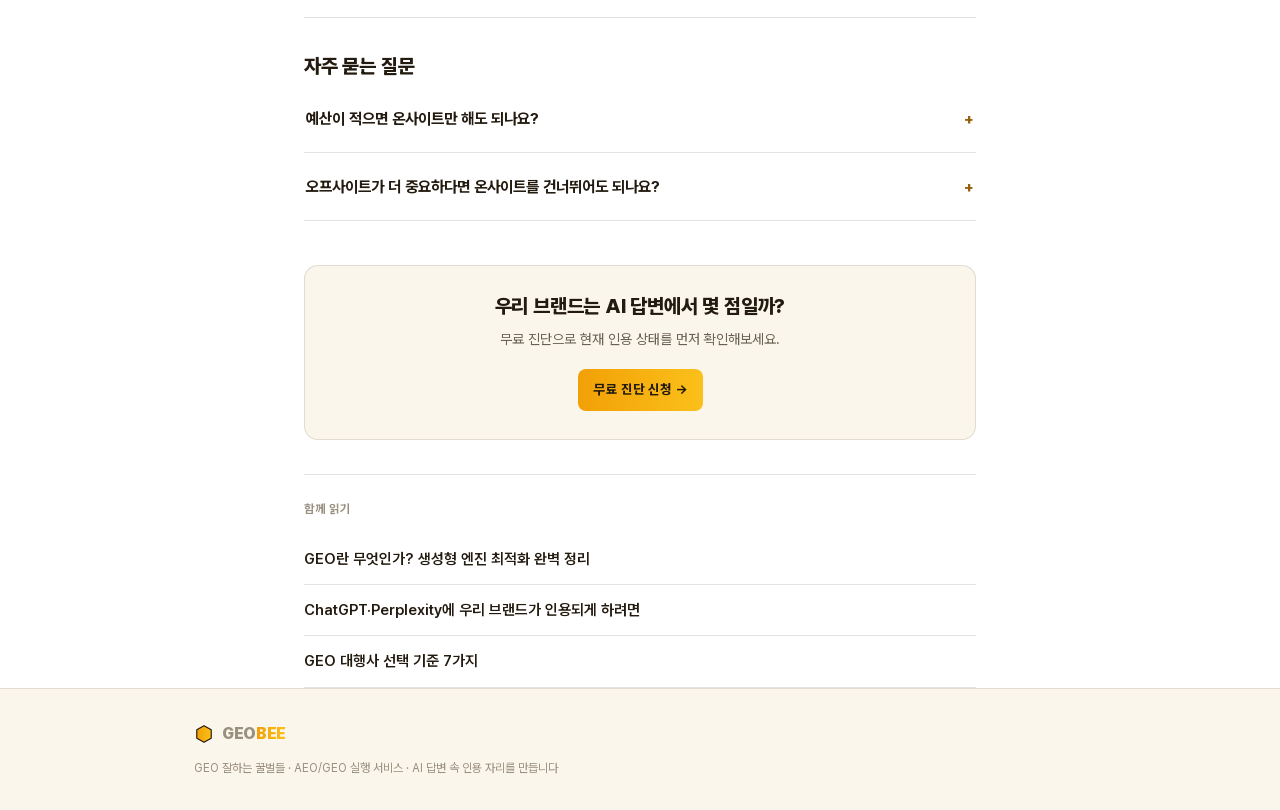
<file: blog-7.html>
<!doctype html>
<html lang="ko">
<head>
<meta charset="utf-8">
<meta name="viewport" content="width=device-width, initial-scale=1">
<title>온사이트 vs 오프사이트 GEO, 무엇부터? | GEO BEE 블로그</title>
<meta name="description" content="온사이트는 자사 홈페이지 정비, 오프사이트는 외부 채널 확산입니다. 두 가지의 역할과 우선순위, 그리고 함께 굴려야 하는 이유를 정리합니다.">
<meta name="robots" content="index, follow, max-image-preview:large">
<link rel="canonical" href="https://mini9913a-del.github.io/GEO-BEE/blog-7.html">
<meta name="theme-color" content="#F2A007">
<meta property="og:type" content="article">
<meta property="og:site_name" content="GEO BEE">
<meta property="og:title" content="온사이트 vs 오프사이트 GEO, 무엇부터? | GEO BEE 블로그">
<meta property="og:description" content="온사이트는 자사 홈페이지 정비, 오프사이트는 외부 채널 확산입니다. 두 가지의 역할과 우선순위, 그리고 함께 굴려야 하는 이유를 정리합니다.">
<meta property="og:url" content="https://mini9913a-del.github.io/GEO-BEE/blog-7.html">
<meta property="og:locale" content="ko_KR">
<link rel="stylesheet" href="blog.css">
<script type="application/ld+json">
{
  "@context": "https://schema.org",
  "@type": "Article",
  "headline": "온사이트 vs 오프사이트 GEO, 무엇부터?",
  "description": "온사이트는 자사 홈페이지 정비, 오프사이트는 외부 채널 확산입니다. 두 가지의 역할과 우선순위, 그리고 함께 굴려야 하는 이유를 정리합니다.",
  "inLanguage": "ko",
  "datePublished": "2026-09-10",
  "dateModified": "2026-09-10",
  "author": {
    "@type": "Organization",
    "name": "GEO BEE"
  },
  "publisher": {
    "@type": "Organization",
    "name": "GEO BEE"
  },
  "mainEntityOfPage": "https://mini9913a-del.github.io/GEO-BEE/blog-7.html",
  "articleSection": "실행 전략"
}
</script>
<script type="application/ld+json">
{
  "@context": "https://schema.org",
  "@type": "BreadcrumbList",
  "itemListElement": [
    {
      "@type": "ListItem",
      "position": 1,
      "name": "홈",
      "item": "https://mini9913a-del.github.io/GEO-BEE/"
    },
    {
      "@type": "ListItem",
      "position": 2,
      "name": "블로그",
      "item": "https://mini9913a-del.github.io/GEO-BEE/blog.html"
    },
    {
      "@type": "ListItem",
      "position": 3,
      "name": "온사이트 vs 오프사이트 GEO, 무엇부터?",
      "item": "https://mini9913a-del.github.io/GEO-BEE/blog-7.html"
    }
  ]
}
</script>
<script type="application/ld+json">
{
  "@context": "https://schema.org",
  "@type": "FAQPage",
  "mainEntity": [
    {
      "@type": "Question",
      "name": "예산이 적으면 온사이트만 해도 되나요?",
      "acceptedAnswer": {
        "@type": "Answer",
        "text": "네, 온사이트 정비는 그 자체로 완결된 기본입니다. 여기서 시작하고 이후 오프사이트를 단계적으로 얹어도 됩니다. 다만 인용 효과를 제대로 보려면 결국 오프사이트가 필요합니다."
      }
    },
    {
      "@type": "Question",
      "name": "오프사이트가 더 중요하다면 온사이트를 건너뛰어도 되나요?",
      "acceptedAnswer": {
        "@type": "Answer",
        "text": "권하지 않습니다. AI가 인용하려 해도 참조할 공식 근거지가 없으면 신뢰가 약해집니다. 온사이트는 최소한의 기본으로 갖추는 것이 좋습니다."
      }
    }
  ]
}
</script>
</head>
<body><nav><div class="navin">
<a class="logo" href="index.html"><svg class="hex" viewBox="0 0 24 24" aria-hidden="true"><defs><linearGradient id="bg" x1="0" y1="0" x2="1" y2="0"><stop offset="0" stop-color="#F2A007"/><stop offset="1" stop-color="#FBC01A"/></linearGradient></defs><path d="M12 2l8.66 5v10L12 22l-8.66-5V7z" fill="url(#bg)" stroke="var(--ink)" stroke-width="1.4" stroke-linejoin="round"/></svg> GEO<span class="b">BEE</span></a>
<div class="navlinks">
<a class="lk" href="index.html#why">왜 필요한가</a>
<a class="lk" href="index.html#build">서비스 구성</a>
<a class="lk" href="index.html#cycle">운영 사이클</a>
<a class="lk" href="index.html#faq">FAQ</a>
<a class="lk" href="blog.html">블로그</a>
<a class="btn" href="#" onclick="openModal(event)">무료 진단</a>
</div></div></nav>
<article class="rd">
<div class="crumb"><a href="index.html">홈</a> › <a href="blog.html">블로그</a> › 실행 전략</div>
<h1>온사이트 vs 오프사이트 GEO, 무엇부터?</h1>
<div class="ameta"><span class="k">실행 전략</span><span>· 2026-09-10</span><span>· 읽는 시간 5분</span></div>
<div class="hero-thumb"><svg viewBox="0 0 400 250" preserveAspectRatio="xMidYMid slice" xmlns="http://www.w3.org/2000/svg" role="img" aria-label="온사이트 vs 오프사이트 GEO, 무엇부터? 썸네일"><rect width="400" height="250" fill="url(#bg)"/><path d="M150 148 l-6 -6 M150 148 h84 M234 148 l6 -6" stroke="#fff" stroke-width="3" opacity=".0"/><line x1="150" y1="150" x2="266" y2="86" stroke="#fff" stroke-width="3" stroke-dasharray="2 7" stroke-linecap="round" opacity=".8"/><line x1="150" y1="150" x2="300" y2="140" stroke="#fff" stroke-width="3" stroke-dasharray="2 7" stroke-linecap="round" opacity=".8"/><line x1="150" y1="150" x2="264" y2="196" stroke="#fff" stroke-width="3" stroke-dasharray="2 7" stroke-linecap="round" opacity=".8"/><path d="M100 150 l50 -40 l50 40 v52 h-100 z" fill="#fff"/><rect x="138" y="168" width="24" height="34" rx="3" fill="#E8890C"/><circle cx="272" cy="84" r="15" fill="#fff"/><circle cx="308" cy="140" r="15" fill="#fff"/><circle cx="270" cy="198" r="15" fill="#fff"/></svg></div>

<p class="lead">GEO 실행은 두 영역으로 나뉩니다. <strong>온사이트(CORE)는 자사 홈페이지를 AI가 읽기 좋게 정비하는 것, 오프사이트(REACH)는 외부 채널에 인용 근거를 확산하는 것</strong>입니다. 순서는 온사이트 먼저, 그다음 오프사이트입니다.</p>

<h2>온사이트(CORE)에서는 무엇을 하나?</h2>
<p>AI가 우리를 인용하기로 했을 때 참조할 '공식 근거지'를 만드는 작업입니다.</p>
<ul>
<li>구조화 데이터(JSON-LD): Organization·Service·FAQPage 등</li>
<li>엔티티 정보 정리 — 브랜드·전문 분야의 정체성</li>
<li>내부 링크 — 콘텐츠 → 서비스 → 문의로 이어지는 흐름</li>
<li>인용되기 쉬운 문장으로 재작성, FAQ 구성</li>
</ul>

<h2>오프사이트(REACH)에서는 무엇을 하나?</h2>
<p>공식 사이트 밖에서도 브랜드가 일관되게 확인되도록 외부 채널에 근거를 심습니다.</p>
<ul>
<li>워드프레스 FAQ·비교 아티클 등 원본 콘텐츠 발행</li>
<li>블로그(경험형), 커뮤니티/카페(여론), 지식iN(Q&A 직답)</li>
<li>스토어·자사몰 리뷰의 구조화</li>
</ul>

<h2>왜 순서가 중요한가?</h2>
<div class="callout">오프사이트로 인용을 아무리 심어도, AI가 참조할 <b>공식 근거지(온사이트)</b>가 비어 있으면 효과가 반감됩니다. 반대로 온사이트만 해두면 AI 인용의 대부분을 차지하는 제3자 신호가 비어 있습니다. 그래서 <b>온사이트를 기본으로 깔고 오프사이트를 얹는</b> 것이 정석입니다.</div>

<h2>우리는 어디부터 시작할까?</h2>
<ol>
<li>온사이트 진단 — 지금 우리 사이트가 AI에 어떻게 읽히는지 점검</li>
<li>온사이트 정비 — Schema·Entity·FAQ 적용</li>
<li>오프사이트 확산 — 우선 공략 질문부터 외부 채널에 근거 배치</li>
</ol>

<div class="faq"><h2>자주 묻는 질문</h2><details><summary>예산이 적으면 온사이트만 해도 되나요?<span class="pl">+</span></summary><div class="a">네, 온사이트 정비는 그 자체로 완결된 기본입니다. 여기서 시작하고 이후 오프사이트를 단계적으로 얹어도 됩니다. 다만 인용 효과를 제대로 보려면 결국 오프사이트가 필요합니다.</div></details><details><summary>오프사이트가 더 중요하다면 온사이트를 건너뛰어도 되나요?<span class="pl">+</span></summary><div class="a">권하지 않습니다. AI가 인용하려 해도 참조할 공식 근거지가 없으면 신뢰가 약해집니다. 온사이트는 최소한의 기본으로 갖추는 것이 좋습니다.</div></details></div>
<div class="cta-box">
<h3>우리 브랜드는 AI 답변에서 몇 점일까?</h3>
<p>무료 진단으로 현재 인용 상태를 먼저 확인해보세요.</p>
<a class="btn" href="#" onclick="openModal(event)">무료 진단 신청 →</a>
</div>
<div class="related"><div class="kt">함께 읽기</div><a href="blog-1.html">GEO란 무엇인가? 생성형 엔진 최적화 완벽 정리</a><a href="blog-5.html">ChatGPT·Perplexity에 우리 브랜드가 인용되게 하려면</a><a href="blog-9.html">GEO 대행사 선택 기준 7가지</a></div>
</article>
<footer><div class="wrap">
<div class="logo"><svg class="hex" viewBox="0 0 24 24" aria-hidden="true"><defs><linearGradient id="bg" x1="0" y1="0" x2="1" y2="0"><stop offset="0" stop-color="#F2A007"/><stop offset="1" stop-color="#FBC01A"/></linearGradient></defs><path d="M12 2l8.66 5v10L12 22l-8.66-5V7z" fill="url(#bg)" stroke="var(--ink)" stroke-width="1.4" stroke-linejoin="round"/></svg> GEO<span class="b">BEE</span></div>
<div>GEO 잘하는 꿀벌들 · AEO/GEO 실행 서비스 · AI 답변 속 인용 자리를 만듭니다</div>
</div></footer>
<div class="modal-overlay" id="applyModal" hidden>
<div class="modal-backdrop" onclick="closeModal()"></div>
<div class="modal-card" role="dialog" aria-modal="true" aria-label="무료 진단 신청">
<button class="modal-x" onclick="closeModal()" aria-label="닫기">&times;</button>
<div class="logo modal-logo"><svg class="hex" viewBox="0 0 24 24" aria-hidden="true"><defs><linearGradient id="bg" x1="0" y1="0" x2="1" y2="0"><stop offset="0" stop-color="#F2A007"/><stop offset="1" stop-color="#FBC01A"/></linearGradient></defs><path d="M12 2l8.66 5v10L12 22l-8.66-5V7z" fill="url(#bg)" stroke="var(--ink)" stroke-width="1.4" stroke-linejoin="round"/></svg> GEO<span class="b">BEE</span></div>
<div class="modal-title">무료 진단 신청</div>
<div class="modal-config" id="modalConfig" hidden></div>
<form id="applyForm" onsubmit="return submitApply(event)">
<label>브랜드<input name="brand" required></label>
<label>홈페이지 URL<input name="url" type="url" placeholder="https://"></label>
<label>이메일<input name="email" type="email" required></label>
<label>담당자<input name="manager" required></label>
<label>연락처<input name="phone" required></label>
<label>문의 내용<textarea name="note" placeholder="원하는 구성·비고를 적어주세요"></textarea></label>
<label class="agree"><input type="checkbox" required><span>개인정보 수집·이용에 동의합니다</span></label>
<button class="btn" type="submit">무료 진단 신청하기</button>
</form>
<div class="modal-done" id="applyDone" hidden>
<div class="done-ic">&#10003;</div>
<h4>신청이 접수되었습니다</h4>
<p>입력하신 연락처로 곧 진단 결과를 보내드릴게요.</p>
<button class="btn ghost" onclick="closeModal()">닫기</button>
</div>
</div></div>
<script>
function priceText(){
  var sel=[]; document.querySelectorAll('.opt.on').forEach(function(o){sel.push({price:parseInt(o.dataset.price||'0',10),nego:o.dataset.nego==='1',name:o.dataset.name});});
  if(!sel.length) return {items:'',price:''};
  var subtotal=0; sel.forEach(function(s){subtotal+=s.price;});
  var names=sel.map(function(s){return s.name;});
  var nego=sel.filter(function(s){return s.nego;}).map(function(s){return s.name.replace(' 운영','');});
  var discounted=(sel.length>=2 && subtotal>0); var t='';
  if(subtotal>0){ var fin=discounted?Math.round(subtotal*0.8):subtotal; t=discounted?(subtotal+'만원 → 20%↓ → '+fin+'만원'):(subtotal+'만원'); if(nego.length) t+=' + '+nego.join('·')+' 별도협의'; }
  else { t=nego.length?(nego.join('·')+' 별도협의'):''; }
  if(t) t+=' (VAT별도)';
  return {items:names.join(', '), price:t};
}
function openModal(e,cfg){ if(e) e.preventDefault();
  var conf=document.getElementById('modalConfig'); var note=document.querySelector('#applyForm [name=note]');
  if(cfg){ var pc=priceText(); conf.innerHTML='<div class="mc-l">선택 구성</div><div class="mc-items">'+(pc.items||'미선택')+'</div>'+(pc.price?'<div class="mc-price">예상 견적 '+pc.price+'</div>':''); conf.hidden=false; if(note) note.value='[선택 구성] '+pc.items+(pc.price?' / 예상 '+pc.price:''); }
  else { conf.hidden=true; if(note) note.value=''; }
  document.getElementById('applyForm').hidden=false; document.getElementById('applyDone').hidden=true; document.getElementById('applyModal').hidden=false; document.body.style.overflow='hidden'; }
function closeModal(){ document.getElementById('applyModal').hidden=true; document.body.style.overflow=''; }
function submitApply(e){ e.preventDefault(); document.getElementById('applyForm').hidden=true; document.getElementById('applyDone').hidden=false; return false; }
document.addEventListener('keydown',function(e){ if(e.key==='Escape') closeModal(); });
</script>
</body>
</html>
</file>
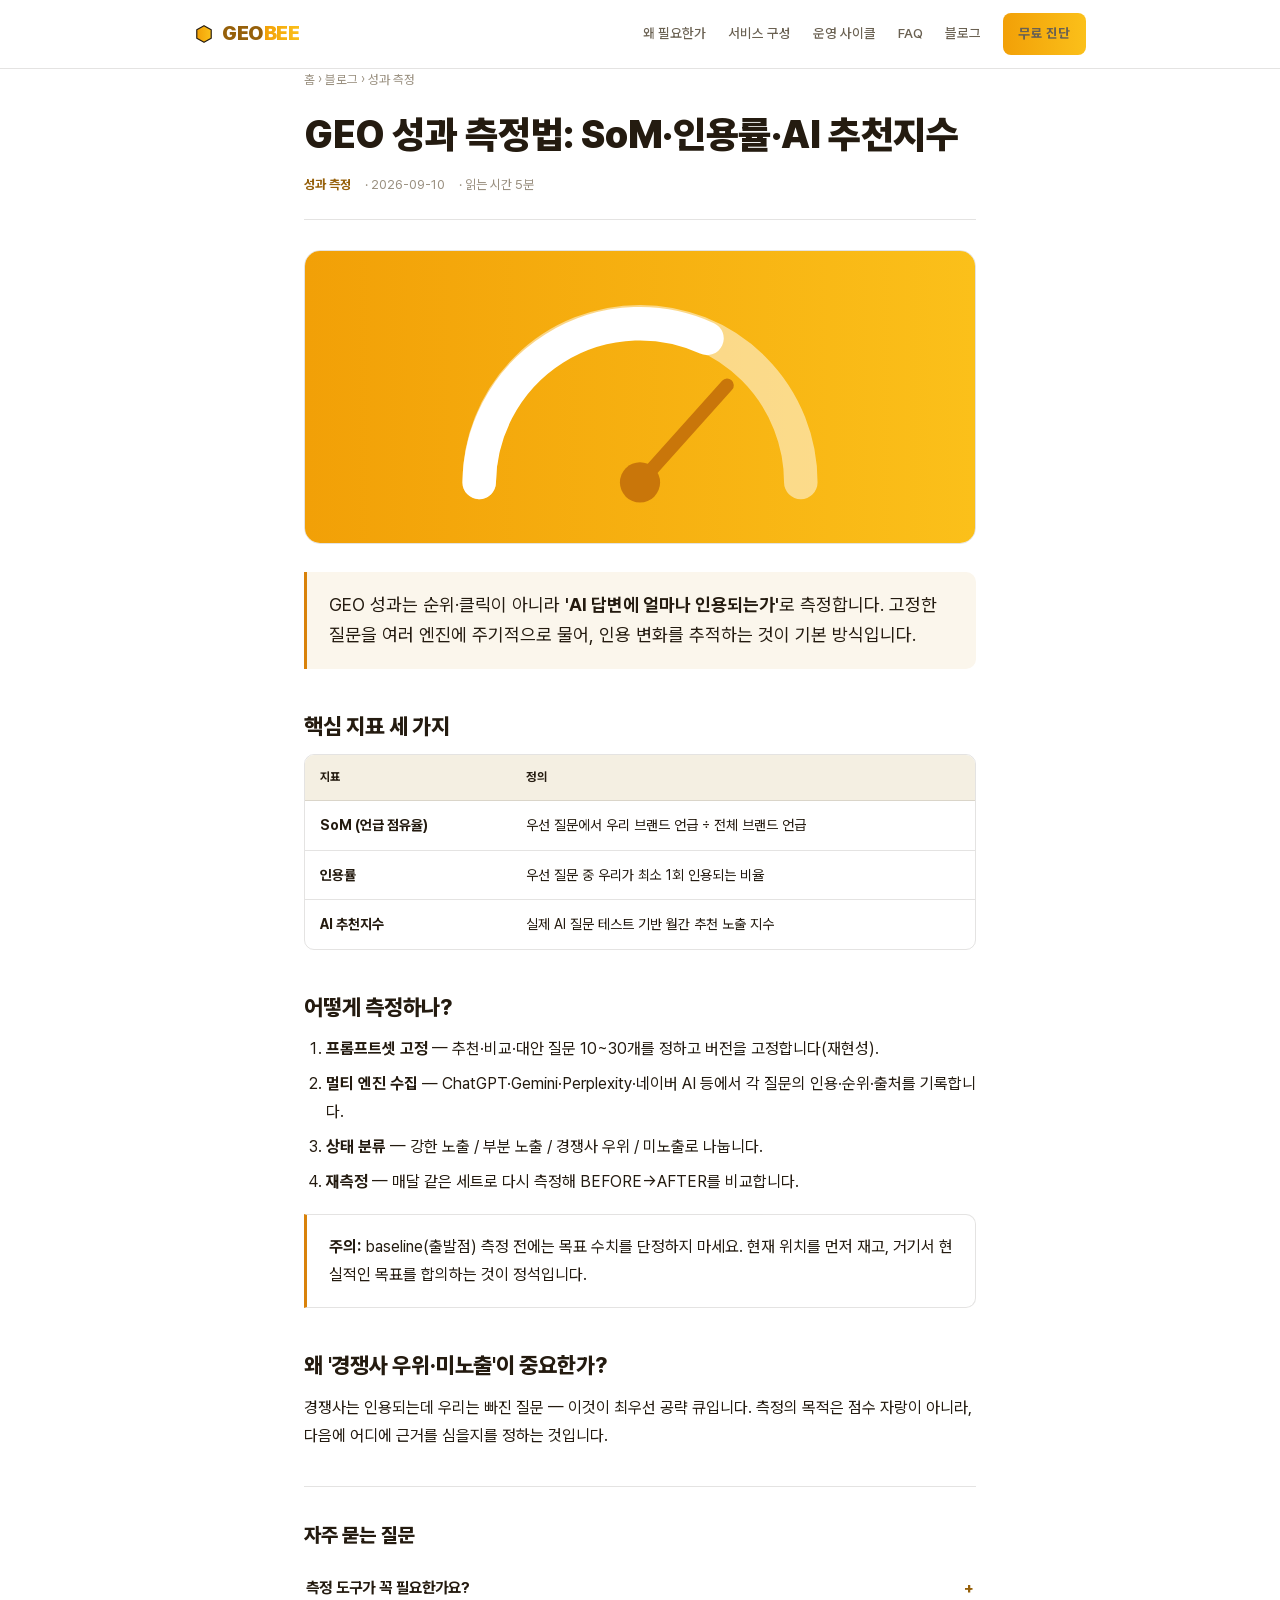
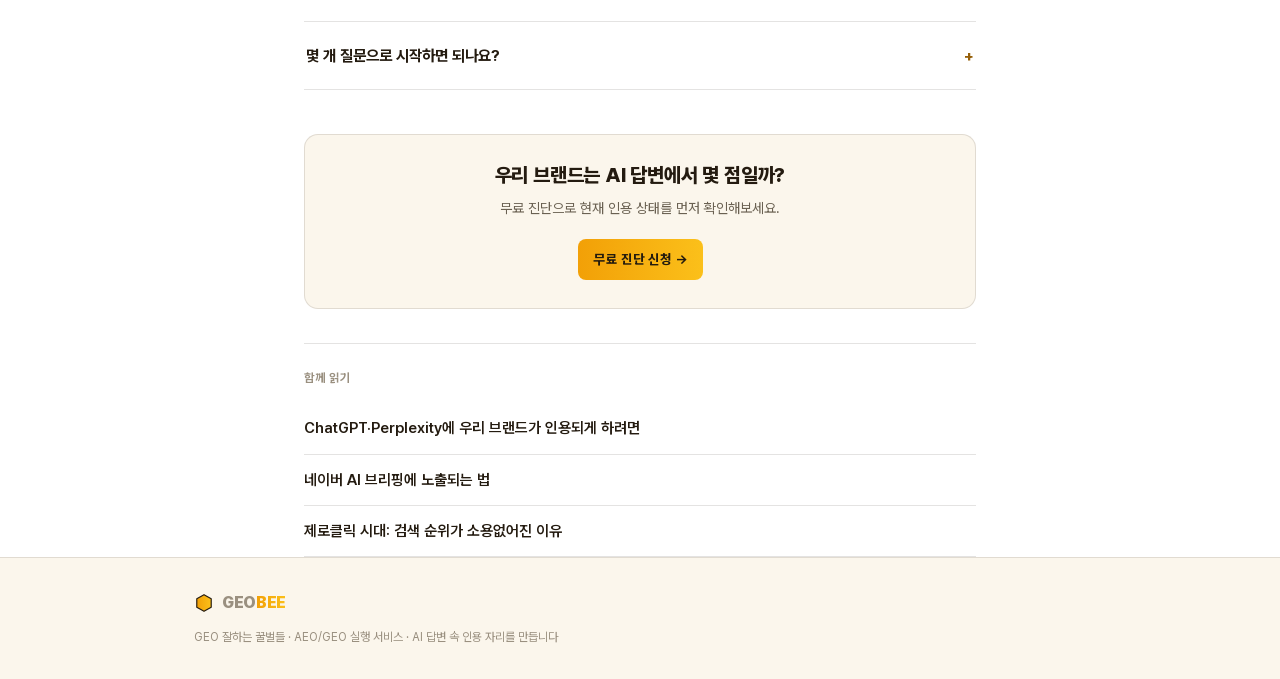
<file: blog-8.html>
<!doctype html>
<html lang="ko">
<head>
<meta charset="utf-8">
<meta name="viewport" content="width=device-width, initial-scale=1">
<title>GEO 성과 측정법: SoM·인용률·AI 추천지수 | GEO BEE 블로그</title>
<meta name="description" content="GEO는 순위나 클릭이 아니라 '인용'으로 측정합니다. 언급 점유율(SoM), 인용률, AI 추천지수 등 핵심 지표와 측정 방법을 정리합니다.">
<meta name="robots" content="index, follow, max-image-preview:large">
<link rel="canonical" href="https://mini9913a-del.github.io/GEO-BEE/blog-8.html">
<meta name="theme-color" content="#F2A007">
<meta property="og:type" content="article">
<meta property="og:site_name" content="GEO BEE">
<meta property="og:title" content="GEO 성과 측정법: SoM·인용률·AI 추천지수 | GEO BEE 블로그">
<meta property="og:description" content="GEO는 순위나 클릭이 아니라 '인용'으로 측정합니다. 언급 점유율(SoM), 인용률, AI 추천지수 등 핵심 지표와 측정 방법을 정리합니다.">
<meta property="og:url" content="https://mini9913a-del.github.io/GEO-BEE/blog-8.html">
<meta property="og:locale" content="ko_KR">
<link rel="stylesheet" href="blog.css">
<script type="application/ld+json">
{
  "@context": "https://schema.org",
  "@type": "Article",
  "headline": "GEO 성과 측정법: SoM·인용률·AI 추천지수",
  "description": "GEO는 순위나 클릭이 아니라 '인용'으로 측정합니다. 언급 점유율(SoM), 인용률, AI 추천지수 등 핵심 지표와 측정 방법을 정리합니다.",
  "inLanguage": "ko",
  "datePublished": "2026-09-10",
  "dateModified": "2026-09-10",
  "author": {
    "@type": "Organization",
    "name": "GEO BEE"
  },
  "publisher": {
    "@type": "Organization",
    "name": "GEO BEE"
  },
  "mainEntityOfPage": "https://mini9913a-del.github.io/GEO-BEE/blog-8.html",
  "articleSection": "성과 측정"
}
</script>
<script type="application/ld+json">
{
  "@context": "https://schema.org",
  "@type": "BreadcrumbList",
  "itemListElement": [
    {
      "@type": "ListItem",
      "position": 1,
      "name": "홈",
      "item": "https://mini9913a-del.github.io/GEO-BEE/"
    },
    {
      "@type": "ListItem",
      "position": 2,
      "name": "블로그",
      "item": "https://mini9913a-del.github.io/GEO-BEE/blog.html"
    },
    {
      "@type": "ListItem",
      "position": 3,
      "name": "GEO 성과 측정법: SoM·인용률·AI 추천지수",
      "item": "https://mini9913a-del.github.io/GEO-BEE/blog-8.html"
    }
  ]
}
</script>
<script type="application/ld+json">
{
  "@context": "https://schema.org",
  "@type": "FAQPage",
  "mainEntity": [
    {
      "@type": "Question",
      "name": "측정 도구가 꼭 필요한가요?",
      "acceptedAnswer": {
        "@type": "Answer",
        "text": "초기에는 수동으로도 가능합니다(질문 × 엔진을 직접 물어 기록). 다만 질문 수와 엔진이 늘면 자동화 도구가 효율적입니다. 핵심은 '같은 질문셋을 주기적으로' 측정하는 일관성입니다."
      }
    },
    {
      "@type": "Question",
      "name": "몇 개 질문으로 시작하면 되나요?",
      "acceptedAnswer": {
        "@type": "Answer",
        "text": "보통 우선 질문 10~30개로 시작합니다. 너무 많으면 관리가 어렵고, 너무 적으면 추세가 흔들립니다. 카테고리 핵심 질문부터 고정하세요."
      }
    }
  ]
}
</script>
</head>
<body><nav><div class="navin">
<a class="logo" href="index.html"><svg class="hex" viewBox="0 0 24 24" aria-hidden="true"><defs><linearGradient id="bg" x1="0" y1="0" x2="1" y2="0"><stop offset="0" stop-color="#F2A007"/><stop offset="1" stop-color="#FBC01A"/></linearGradient></defs><path d="M12 2l8.66 5v10L12 22l-8.66-5V7z" fill="url(#bg)" stroke="var(--ink)" stroke-width="1.4" stroke-linejoin="round"/></svg> GEO<span class="b">BEE</span></a>
<div class="navlinks">
<a class="lk" href="index.html#why">왜 필요한가</a>
<a class="lk" href="index.html#build">서비스 구성</a>
<a class="lk" href="index.html#cycle">운영 사이클</a>
<a class="lk" href="index.html#faq">FAQ</a>
<a class="lk" href="blog.html">블로그</a>
<a class="btn" href="#" onclick="openModal(event)">무료 진단</a>
</div></div></nav>
<article class="rd">
<div class="crumb"><a href="index.html">홈</a> › <a href="blog.html">블로그</a> › 성과 측정</div>
<h1>GEO 성과 측정법: SoM·인용률·AI 추천지수</h1>
<div class="ameta"><span class="k">성과 측정</span><span>· 2026-09-10</span><span>· 읽는 시간 5분</span></div>
<div class="hero-thumb"><svg viewBox="0 0 400 250" preserveAspectRatio="xMidYMid slice" xmlns="http://www.w3.org/2000/svg" role="img" aria-label="GEO 성과 측정법: SoM·인용률·AI 추천지수 썸네일"><rect width="400" height="250" fill="url(#bg)"/><path d="M104 176 A96 96 0 0 1 296 176" stroke="#fff" stroke-width="20" fill="none" stroke-linecap="round" opacity=".5"/><path d="M104 176 A96 96 0 0 1 240 90" stroke="#fff" stroke-width="20" fill="none" stroke-linecap="round"/><line x1="200" y1="176" x2="252" y2="118" stroke="#C9760A" stroke-width="8" stroke-linecap="round"/><circle cx="200" cy="176" r="12" fill="#C9760A"/></svg></div>

<p class="lead">GEO 성과는 순위·클릭이 아니라 <strong>'AI 답변에 얼마나 인용되는가'</strong>로 측정합니다. 고정한 질문을 여러 엔진에 주기적으로 물어, 인용 변화를 추적하는 것이 기본 방식입니다.</p>

<h2>핵심 지표 세 가지</h2>
<div class="tablewrap"><table>
<thead><tr><th>지표</th><th>정의</th></tr></thead>
<tbody>
<tr><td>SoM (언급 점유율)</td><td>우선 질문에서 우리 브랜드 언급 ÷ 전체 브랜드 언급</td></tr>
<tr><td>인용률</td><td>우선 질문 중 우리가 최소 1회 인용되는 비율</td></tr>
<tr><td>AI 추천지수</td><td>실제 AI 질문 테스트 기반 월간 추천 노출 지수</td></tr>
</tbody></table></div>

<h2>어떻게 측정하나?</h2>
<ol>
<li><strong>프롬프트셋 고정</strong> — 추천·비교·대안 질문 10~30개를 정하고 버전을 고정합니다(재현성).</li>
<li><strong>멀티 엔진 수집</strong> — ChatGPT·Gemini·Perplexity·네이버 AI 등에서 각 질문의 인용·순위·출처를 기록합니다.</li>
<li><strong>상태 분류</strong> — 강한 노출 / 부분 노출 / 경쟁사 우위 / 미노출로 나눕니다.</li>
<li><strong>재측정</strong> — 매달 같은 세트로 다시 측정해 BEFORE→AFTER를 비교합니다.</li>
</ol>

<div class="callout"><b>주의:</b> baseline(출발점) 측정 전에는 목표 수치를 단정하지 마세요. 현재 위치를 먼저 재고, 거기서 현실적인 목표를 합의하는 것이 정석입니다.</div>

<h2>왜 '경쟁사 우위·미노출'이 중요한가?</h2>
<p>경쟁사는 인용되는데 우리는 빠진 질문 — 이것이 최우선 공략 큐입니다. 측정의 목적은 점수 자랑이 아니라, 다음에 어디에 근거를 심을지를 정하는 것입니다.</p>

<div class="faq"><h2>자주 묻는 질문</h2><details><summary>측정 도구가 꼭 필요한가요?<span class="pl">+</span></summary><div class="a">초기에는 수동으로도 가능합니다(질문 × 엔진을 직접 물어 기록). 다만 질문 수와 엔진이 늘면 자동화 도구가 효율적입니다. 핵심은 '같은 질문셋을 주기적으로' 측정하는 일관성입니다.</div></details><details><summary>몇 개 질문으로 시작하면 되나요?<span class="pl">+</span></summary><div class="a">보통 우선 질문 10~30개로 시작합니다. 너무 많으면 관리가 어렵고, 너무 적으면 추세가 흔들립니다. 카테고리 핵심 질문부터 고정하세요.</div></details></div>
<div class="cta-box">
<h3>우리 브랜드는 AI 답변에서 몇 점일까?</h3>
<p>무료 진단으로 현재 인용 상태를 먼저 확인해보세요.</p>
<a class="btn" href="#" onclick="openModal(event)">무료 진단 신청 →</a>
</div>
<div class="related"><div class="kt">함께 읽기</div><a href="blog-5.html">ChatGPT·Perplexity에 우리 브랜드가 인용되게 하려면</a><a href="blog-4.html">네이버 AI 브리핑에 노출되는 법</a><a href="blog-6.html">제로클릭 시대: 검색 순위가 소용없어진 이유</a></div>
</article>
<footer><div class="wrap">
<div class="logo"><svg class="hex" viewBox="0 0 24 24" aria-hidden="true"><defs><linearGradient id="bg" x1="0" y1="0" x2="1" y2="0"><stop offset="0" stop-color="#F2A007"/><stop offset="1" stop-color="#FBC01A"/></linearGradient></defs><path d="M12 2l8.66 5v10L12 22l-8.66-5V7z" fill="url(#bg)" stroke="var(--ink)" stroke-width="1.4" stroke-linejoin="round"/></svg> GEO<span class="b">BEE</span></div>
<div>GEO 잘하는 꿀벌들 · AEO/GEO 실행 서비스 · AI 답변 속 인용 자리를 만듭니다</div>
</div></footer>
<div class="modal-overlay" id="applyModal" hidden>
<div class="modal-backdrop" onclick="closeModal()"></div>
<div class="modal-card" role="dialog" aria-modal="true" aria-label="무료 진단 신청">
<button class="modal-x" onclick="closeModal()" aria-label="닫기">&times;</button>
<div class="logo modal-logo"><svg class="hex" viewBox="0 0 24 24" aria-hidden="true"><defs><linearGradient id="bg" x1="0" y1="0" x2="1" y2="0"><stop offset="0" stop-color="#F2A007"/><stop offset="1" stop-color="#FBC01A"/></linearGradient></defs><path d="M12 2l8.66 5v10L12 22l-8.66-5V7z" fill="url(#bg)" stroke="var(--ink)" stroke-width="1.4" stroke-linejoin="round"/></svg> GEO<span class="b">BEE</span></div>
<div class="modal-title">무료 진단 신청</div>
<div class="modal-config" id="modalConfig" hidden></div>
<form id="applyForm" onsubmit="return submitApply(event)">
<label>브랜드<input name="brand" required></label>
<label>홈페이지 URL<input name="url" type="url" placeholder="https://"></label>
<label>이메일<input name="email" type="email" required></label>
<label>담당자<input name="manager" required></label>
<label>연락처<input name="phone" required></label>
<label>문의 내용<textarea name="note" placeholder="원하는 구성·비고를 적어주세요"></textarea></label>
<label class="agree"><input type="checkbox" required><span>개인정보 수집·이용에 동의합니다</span></label>
<button class="btn" type="submit">무료 진단 신청하기</button>
</form>
<div class="modal-done" id="applyDone" hidden>
<div class="done-ic">&#10003;</div>
<h4>신청이 접수되었습니다</h4>
<p>입력하신 연락처로 곧 진단 결과를 보내드릴게요.</p>
<button class="btn ghost" onclick="closeModal()">닫기</button>
</div>
</div></div>
<script>
function priceText(){
  var sel=[]; document.querySelectorAll('.opt.on').forEach(function(o){sel.push({price:parseInt(o.dataset.price||'0',10),nego:o.dataset.nego==='1',name:o.dataset.name});});
  if(!sel.length) return {items:'',price:''};
  var subtotal=0; sel.forEach(function(s){subtotal+=s.price;});
  var names=sel.map(function(s){return s.name;});
  var nego=sel.filter(function(s){return s.nego;}).map(function(s){return s.name.replace(' 운영','');});
  var discounted=(sel.length>=2 && subtotal>0); var t='';
  if(subtotal>0){ var fin=discounted?Math.round(subtotal*0.8):subtotal; t=discounted?(subtotal+'만원 → 20%↓ → '+fin+'만원'):(subtotal+'만원'); if(nego.length) t+=' + '+nego.join('·')+' 별도협의'; }
  else { t=nego.length?(nego.join('·')+' 별도협의'):''; }
  if(t) t+=' (VAT별도)';
  return {items:names.join(', '), price:t};
}
function openModal(e,cfg){ if(e) e.preventDefault();
  var conf=document.getElementById('modalConfig'); var note=document.querySelector('#applyForm [name=note]');
  if(cfg){ var pc=priceText(); conf.innerHTML='<div class="mc-l">선택 구성</div><div class="mc-items">'+(pc.items||'미선택')+'</div>'+(pc.price?'<div class="mc-price">예상 견적 '+pc.price+'</div>':''); conf.hidden=false; if(note) note.value='[선택 구성] '+pc.items+(pc.price?' / 예상 '+pc.price:''); }
  else { conf.hidden=true; if(note) note.value=''; }
  document.getElementById('applyForm').hidden=false; document.getElementById('applyDone').hidden=true; document.getElementById('applyModal').hidden=false; document.body.style.overflow='hidden'; }
function closeModal(){ document.getElementById('applyModal').hidden=true; document.body.style.overflow=''; }
function submitApply(e){ e.preventDefault(); document.getElementById('applyForm').hidden=true; document.getElementById('applyDone').hidden=false; return false; }
document.addEventListener('keydown',function(e){ if(e.key==='Escape') closeModal(); });
</script>
</body>
</html>
</file>
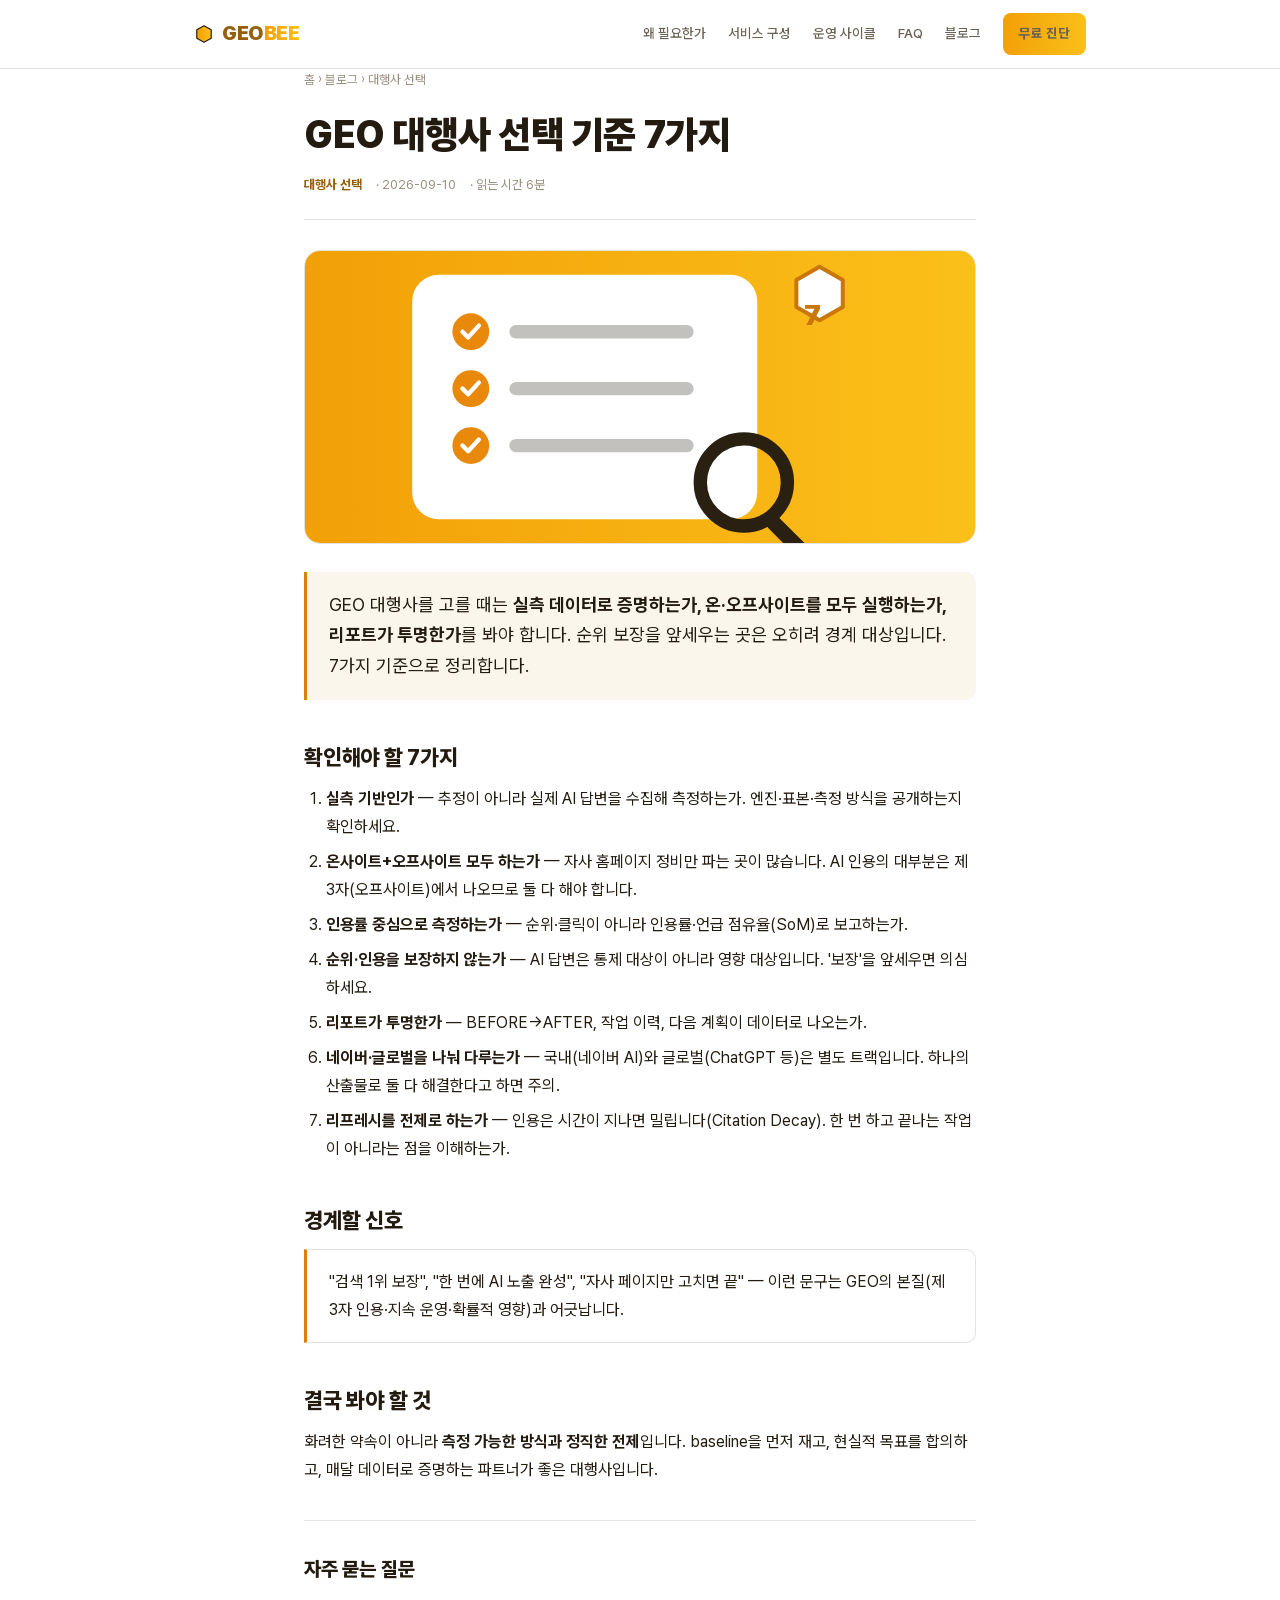
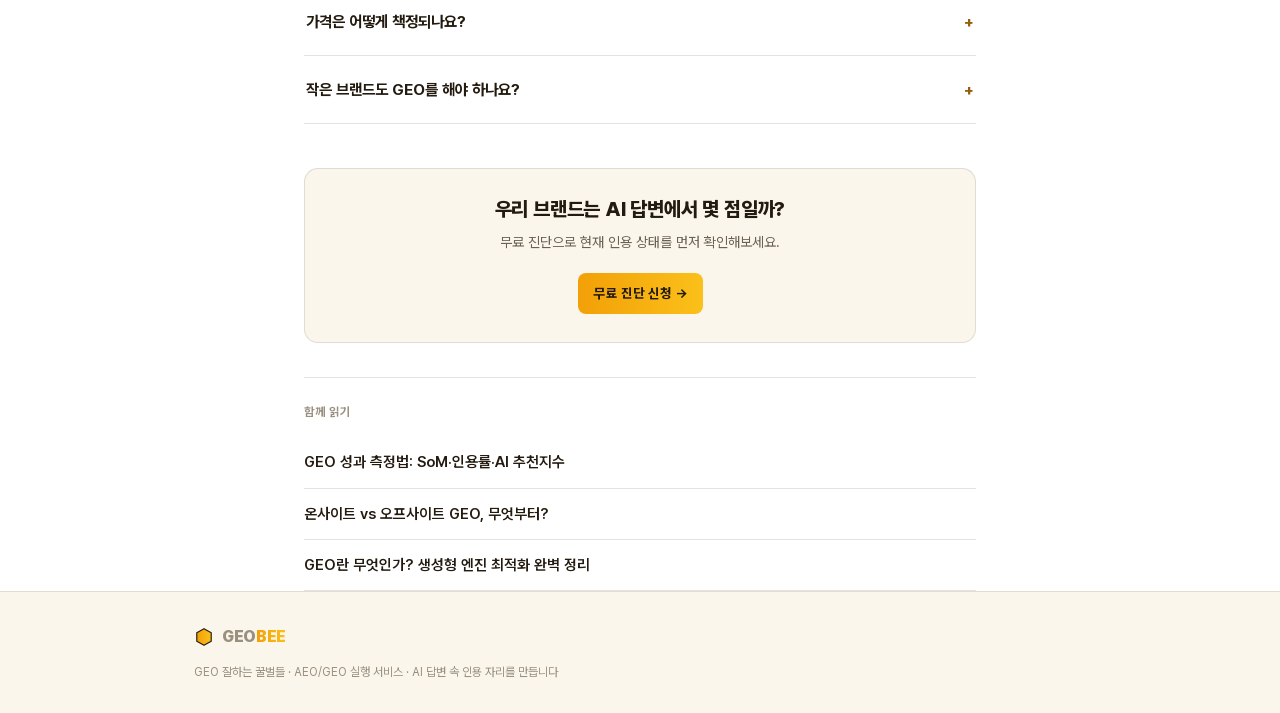
<file: blog-9.html>
<!doctype html>
<html lang="ko">
<head>
<meta charset="utf-8">
<meta name="viewport" content="width=device-width, initial-scale=1">
<title>GEO 대행사 선택 기준 7가지 | GEO BEE 블로그</title>
<meta name="description" content="GEO 대행사를 고를 때 확인해야 할 7가지 기준을 정리합니다. 실측 데이터, 온·오프사이트 실행력, 투명한 리포트 등 진짜와 가짜를 가르는 포인트.">
<meta name="robots" content="index, follow, max-image-preview:large">
<link rel="canonical" href="https://mini9913a-del.github.io/GEO-BEE/blog-9.html">
<meta name="theme-color" content="#F2A007">
<meta property="og:type" content="article">
<meta property="og:site_name" content="GEO BEE">
<meta property="og:title" content="GEO 대행사 선택 기준 7가지 | GEO BEE 블로그">
<meta property="og:description" content="GEO 대행사를 고를 때 확인해야 할 7가지 기준을 정리합니다. 실측 데이터, 온·오프사이트 실행력, 투명한 리포트 등 진짜와 가짜를 가르는 포인트.">
<meta property="og:url" content="https://mini9913a-del.github.io/GEO-BEE/blog-9.html">
<meta property="og:locale" content="ko_KR">
<link rel="stylesheet" href="blog.css">
<script type="application/ld+json">
{
  "@context": "https://schema.org",
  "@type": "Article",
  "headline": "GEO 대행사 선택 기준 7가지",
  "description": "GEO 대행사를 고를 때 확인해야 할 7가지 기준을 정리합니다. 실측 데이터, 온·오프사이트 실행력, 투명한 리포트 등 진짜와 가짜를 가르는 포인트.",
  "inLanguage": "ko",
  "datePublished": "2026-09-10",
  "dateModified": "2026-09-10",
  "author": {
    "@type": "Organization",
    "name": "GEO BEE"
  },
  "publisher": {
    "@type": "Organization",
    "name": "GEO BEE"
  },
  "mainEntityOfPage": "https://mini9913a-del.github.io/GEO-BEE/blog-9.html",
  "articleSection": "대행사 선택"
}
</script>
<script type="application/ld+json">
{
  "@context": "https://schema.org",
  "@type": "BreadcrumbList",
  "itemListElement": [
    {
      "@type": "ListItem",
      "position": 1,
      "name": "홈",
      "item": "https://mini9913a-del.github.io/GEO-BEE/"
    },
    {
      "@type": "ListItem",
      "position": 2,
      "name": "블로그",
      "item": "https://mini9913a-del.github.io/GEO-BEE/blog.html"
    },
    {
      "@type": "ListItem",
      "position": 3,
      "name": "GEO 대행사 선택 기준 7가지",
      "item": "https://mini9913a-del.github.io/GEO-BEE/blog-9.html"
    }
  ]
}
</script>
<script type="application/ld+json">
{
  "@context": "https://schema.org",
  "@type": "FAQPage",
  "mainEntity": [
    {
      "@type": "Question",
      "name": "가격은 어떻게 책정되나요?",
      "acceptedAnswer": {
        "@type": "Answer",
        "text": "보통 진단(1회성) + 월 운영비 구조입니다. 카테고리 경쟁 강도와 공략 질문 수에 따라 달라집니다. 무료 진단으로 현재 상태를 먼저 보고 결정하는 것을 권합니다."
      }
    },
    {
      "@type": "Question",
      "name": "작은 브랜드도 GEO를 해야 하나요?",
      "acceptedAnswer": {
        "@type": "Answer",
        "text": "오히려 작은 브랜드일수록 유리할 수 있습니다. 경쟁이 덜한 질문에서 먼저 인용 자리를 선점하면, 큰 브랜드보다 빠르게 AI 답변에 등장할 수 있습니다."
      }
    }
  ]
}
</script>
</head>
<body><nav><div class="navin">
<a class="logo" href="index.html"><svg class="hex" viewBox="0 0 24 24" aria-hidden="true"><defs><linearGradient id="bg" x1="0" y1="0" x2="1" y2="0"><stop offset="0" stop-color="#F2A007"/><stop offset="1" stop-color="#FBC01A"/></linearGradient></defs><path d="M12 2l8.66 5v10L12 22l-8.66-5V7z" fill="url(#bg)" stroke="var(--ink)" stroke-width="1.4" stroke-linejoin="round"/></svg> GEO<span class="b">BEE</span></a>
<div class="navlinks">
<a class="lk" href="index.html#why">왜 필요한가</a>
<a class="lk" href="index.html#build">서비스 구성</a>
<a class="lk" href="index.html#cycle">운영 사이클</a>
<a class="lk" href="index.html#faq">FAQ</a>
<a class="lk" href="blog.html">블로그</a>
<a class="btn" href="#" onclick="openModal(event)">무료 진단</a>
</div></div></nav>
<article class="rd">
<div class="crumb"><a href="index.html">홈</a> › <a href="blog.html">블로그</a> › 대행사 선택</div>
<h1>GEO 대행사 선택 기준 7가지</h1>
<div class="ameta"><span class="k">대행사 선택</span><span>· 2026-09-10</span><span>· 읽는 시간 6분</span></div>
<div class="hero-thumb"><svg viewBox="0 0 400 250" preserveAspectRatio="xMidYMid slice" xmlns="http://www.w3.org/2000/svg" role="img" aria-label="GEO 대행사 선택 기준 7가지 썸네일"><rect width="400" height="250" fill="url(#bg)"/><rect x="64" y="52" width="206" height="146" rx="16" fill="#fff"/><circle cx="99" cy="86" r="11" fill="#E8890C"/><path d="M94 86 l3.4 3.4 l6.4 -7" stroke="#fff" stroke-width="2.6" fill="none" stroke-linecap="round" stroke-linejoin="round"/><rect x="122" y="82" width="110" height="8" rx="4" fill="#2A2012" opacity="0.28"/><circle cx="99" cy="120" r="11" fill="#E8890C"/><path d="M94 120 l3.4 3.4 l6.4 -7" stroke="#fff" stroke-width="2.6" fill="none" stroke-linecap="round" stroke-linejoin="round"/><rect x="122" y="116" width="110" height="8" rx="4" fill="#2A2012" opacity="0.28"/><circle cx="99" cy="154" r="11" fill="#E8890C"/><path d="M94 154 l3.4 3.4 l6.4 -7" stroke="#fff" stroke-width="2.6" fill="none" stroke-linecap="round" stroke-linejoin="round"/><rect x="122" y="150" width="110" height="8" rx="4" fill="#2A2012" opacity="0.28"/><circle cx="262" cy="176" r="26" fill="none" stroke="#2A2012" stroke-width="8"/><rect x="280" y="194" width="30" height="9" rx="4.5" transform="rotate(45 280 194)" fill="#2A2012"/><g transform="translate(288,44) scale(1.6)"><path d="M12 2l8.66 5v10L12 22l-8.66-5V7z" fill="#fff" stroke="#C9760A" stroke-width="1.5" stroke-linejoin="round"/></g><text x="303" y="82" text-anchor="middle" font-family="'Pretendard Variable',sans-serif" font-size="17" font-weight="900" fill="#C9760A">7</text></svg></div>

<p class="lead">GEO 대행사를 고를 때는 <strong>실측 데이터로 증명하는가, 온·오프사이트를 모두 실행하는가, 리포트가 투명한가</strong>를 봐야 합니다. 순위 보장을 앞세우는 곳은 오히려 경계 대상입니다. 7가지 기준으로 정리합니다.</p>

<h2>확인해야 할 7가지</h2>
<ol>
<li><strong>실측 기반인가</strong> — 추정이 아니라 실제 AI 답변을 수집해 측정하는가. 엔진·표본·측정 방식을 공개하는지 확인하세요.</li>
<li><strong>온사이트+오프사이트 모두 하는가</strong> — 자사 홈페이지 정비만 파는 곳이 많습니다. AI 인용의 대부분은 제3자(오프사이트)에서 나오므로 둘 다 해야 합니다.</li>
<li><strong>인용률 중심으로 측정하는가</strong> — 순위·클릭이 아니라 인용률·언급 점유율(SoM)로 보고하는가.</li>
<li><strong>순위·인용을 보장하지 않는가</strong> — AI 답변은 통제 대상이 아니라 영향 대상입니다. '보장'을 앞세우면 의심하세요.</li>
<li><strong>리포트가 투명한가</strong> — BEFORE→AFTER, 작업 이력, 다음 계획이 데이터로 나오는가.</li>
<li><strong>네이버·글로벌을 나눠 다루는가</strong> — 국내(네이버 AI)와 글로벌(ChatGPT 등)은 별도 트랙입니다. 하나의 산출물로 둘 다 해결한다고 하면 주의.</li>
<li><strong>리프레시를 전제로 하는가</strong> — 인용은 시간이 지나면 밀립니다(Citation Decay). 한 번 하고 끝나는 작업이 아니라는 점을 이해하는가.</li>
</ol>

<h2>경계할 신호</h2>
<div class="callout">
"검색 1위 보장", "한 번에 AI 노출 완성", "자사 페이지만 고치면 끝" — 이런 문구는 GEO의 본질(제3자 인용·지속 운영·확률적 영향)과 어긋납니다.
</div>

<h2>결국 봐야 할 것</h2>
<p>화려한 약속이 아니라 <strong>측정 가능한 방식과 정직한 전제</strong>입니다. baseline을 먼저 재고, 현실적 목표를 합의하고, 매달 데이터로 증명하는 파트너가 좋은 대행사입니다.</p>

<div class="faq"><h2>자주 묻는 질문</h2><details><summary>가격은 어떻게 책정되나요?<span class="pl">+</span></summary><div class="a">보통 진단(1회성) + 월 운영비 구조입니다. 카테고리 경쟁 강도와 공략 질문 수에 따라 달라집니다. 무료 진단으로 현재 상태를 먼저 보고 결정하는 것을 권합니다.</div></details><details><summary>작은 브랜드도 GEO를 해야 하나요?<span class="pl">+</span></summary><div class="a">오히려 작은 브랜드일수록 유리할 수 있습니다. 경쟁이 덜한 질문에서 먼저 인용 자리를 선점하면, 큰 브랜드보다 빠르게 AI 답변에 등장할 수 있습니다.</div></details></div>
<div class="cta-box">
<h3>우리 브랜드는 AI 답변에서 몇 점일까?</h3>
<p>무료 진단으로 현재 인용 상태를 먼저 확인해보세요.</p>
<a class="btn" href="#" onclick="openModal(event)">무료 진단 신청 →</a>
</div>
<div class="related"><div class="kt">함께 읽기</div><a href="blog-8.html">GEO 성과 측정법: SoM·인용률·AI 추천지수</a><a href="blog-7.html">온사이트 vs 오프사이트 GEO, 무엇부터?</a><a href="blog-1.html">GEO란 무엇인가? 생성형 엔진 최적화 완벽 정리</a></div>
</article>
<footer><div class="wrap">
<div class="logo"><svg class="hex" viewBox="0 0 24 24" aria-hidden="true"><defs><linearGradient id="bg" x1="0" y1="0" x2="1" y2="0"><stop offset="0" stop-color="#F2A007"/><stop offset="1" stop-color="#FBC01A"/></linearGradient></defs><path d="M12 2l8.66 5v10L12 22l-8.66-5V7z" fill="url(#bg)" stroke="var(--ink)" stroke-width="1.4" stroke-linejoin="round"/></svg> GEO<span class="b">BEE</span></div>
<div>GEO 잘하는 꿀벌들 · AEO/GEO 실행 서비스 · AI 답변 속 인용 자리를 만듭니다</div>
</div></footer>
<div class="modal-overlay" id="applyModal" hidden>
<div class="modal-backdrop" onclick="closeModal()"></div>
<div class="modal-card" role="dialog" aria-modal="true" aria-label="무료 진단 신청">
<button class="modal-x" onclick="closeModal()" aria-label="닫기">&times;</button>
<div class="logo modal-logo"><svg class="hex" viewBox="0 0 24 24" aria-hidden="true"><defs><linearGradient id="bg" x1="0" y1="0" x2="1" y2="0"><stop offset="0" stop-color="#F2A007"/><stop offset="1" stop-color="#FBC01A"/></linearGradient></defs><path d="M12 2l8.66 5v10L12 22l-8.66-5V7z" fill="url(#bg)" stroke="var(--ink)" stroke-width="1.4" stroke-linejoin="round"/></svg> GEO<span class="b">BEE</span></div>
<div class="modal-title">무료 진단 신청</div>
<div class="modal-config" id="modalConfig" hidden></div>
<form id="applyForm" onsubmit="return submitApply(event)">
<label>브랜드<input name="brand" required></label>
<label>홈페이지 URL<input name="url" type="url" placeholder="https://"></label>
<label>이메일<input name="email" type="email" required></label>
<label>담당자<input name="manager" required></label>
<label>연락처<input name="phone" required></label>
<label>문의 내용<textarea name="note" placeholder="원하는 구성·비고를 적어주세요"></textarea></label>
<label class="agree"><input type="checkbox" required><span>개인정보 수집·이용에 동의합니다</span></label>
<button class="btn" type="submit">무료 진단 신청하기</button>
</form>
<div class="modal-done" id="applyDone" hidden>
<div class="done-ic">&#10003;</div>
<h4>신청이 접수되었습니다</h4>
<p>입력하신 연락처로 곧 진단 결과를 보내드릴게요.</p>
<button class="btn ghost" onclick="closeModal()">닫기</button>
</div>
</div></div>
<script>
function priceText(){
  var sel=[]; document.querySelectorAll('.opt.on').forEach(function(o){sel.push({price:parseInt(o.dataset.price||'0',10),nego:o.dataset.nego==='1',name:o.dataset.name});});
  if(!sel.length) return {items:'',price:''};
  var subtotal=0; sel.forEach(function(s){subtotal+=s.price;});
  var names=sel.map(function(s){return s.name;});
  var nego=sel.filter(function(s){return s.nego;}).map(function(s){return s.name.replace(' 운영','');});
  var discounted=(sel.length>=2 && subtotal>0); var t='';
  if(subtotal>0){ var fin=discounted?Math.round(subtotal*0.8):subtotal; t=discounted?(subtotal+'만원 → 20%↓ → '+fin+'만원'):(subtotal+'만원'); if(nego.length) t+=' + '+nego.join('·')+' 별도협의'; }
  else { t=nego.length?(nego.join('·')+' 별도협의'):''; }
  if(t) t+=' (VAT별도)';
  return {items:names.join(', '), price:t};
}
function openModal(e,cfg){ if(e) e.preventDefault();
  var conf=document.getElementById('modalConfig'); var note=document.querySelector('#applyForm [name=note]');
  if(cfg){ var pc=priceText(); conf.innerHTML='<div class="mc-l">선택 구성</div><div class="mc-items">'+(pc.items||'미선택')+'</div>'+(pc.price?'<div class="mc-price">예상 견적 '+pc.price+'</div>':''); conf.hidden=false; if(note) note.value='[선택 구성] '+pc.items+(pc.price?' / 예상 '+pc.price:''); }
  else { conf.hidden=true; if(note) note.value=''; }
  document.getElementById('applyForm').hidden=false; document.getElementById('applyDone').hidden=true; document.getElementById('applyModal').hidden=false; document.body.style.overflow='hidden'; }
function closeModal(){ document.getElementById('applyModal').hidden=true; document.body.style.overflow=''; }
function submitApply(e){ e.preventDefault(); document.getElementById('applyForm').hidden=true; document.getElementById('applyDone').hidden=false; return false; }
document.addEventListener('keydown',function(e){ if(e.key==='Escape') closeModal(); });
</script>
</body>
</html>
</file>
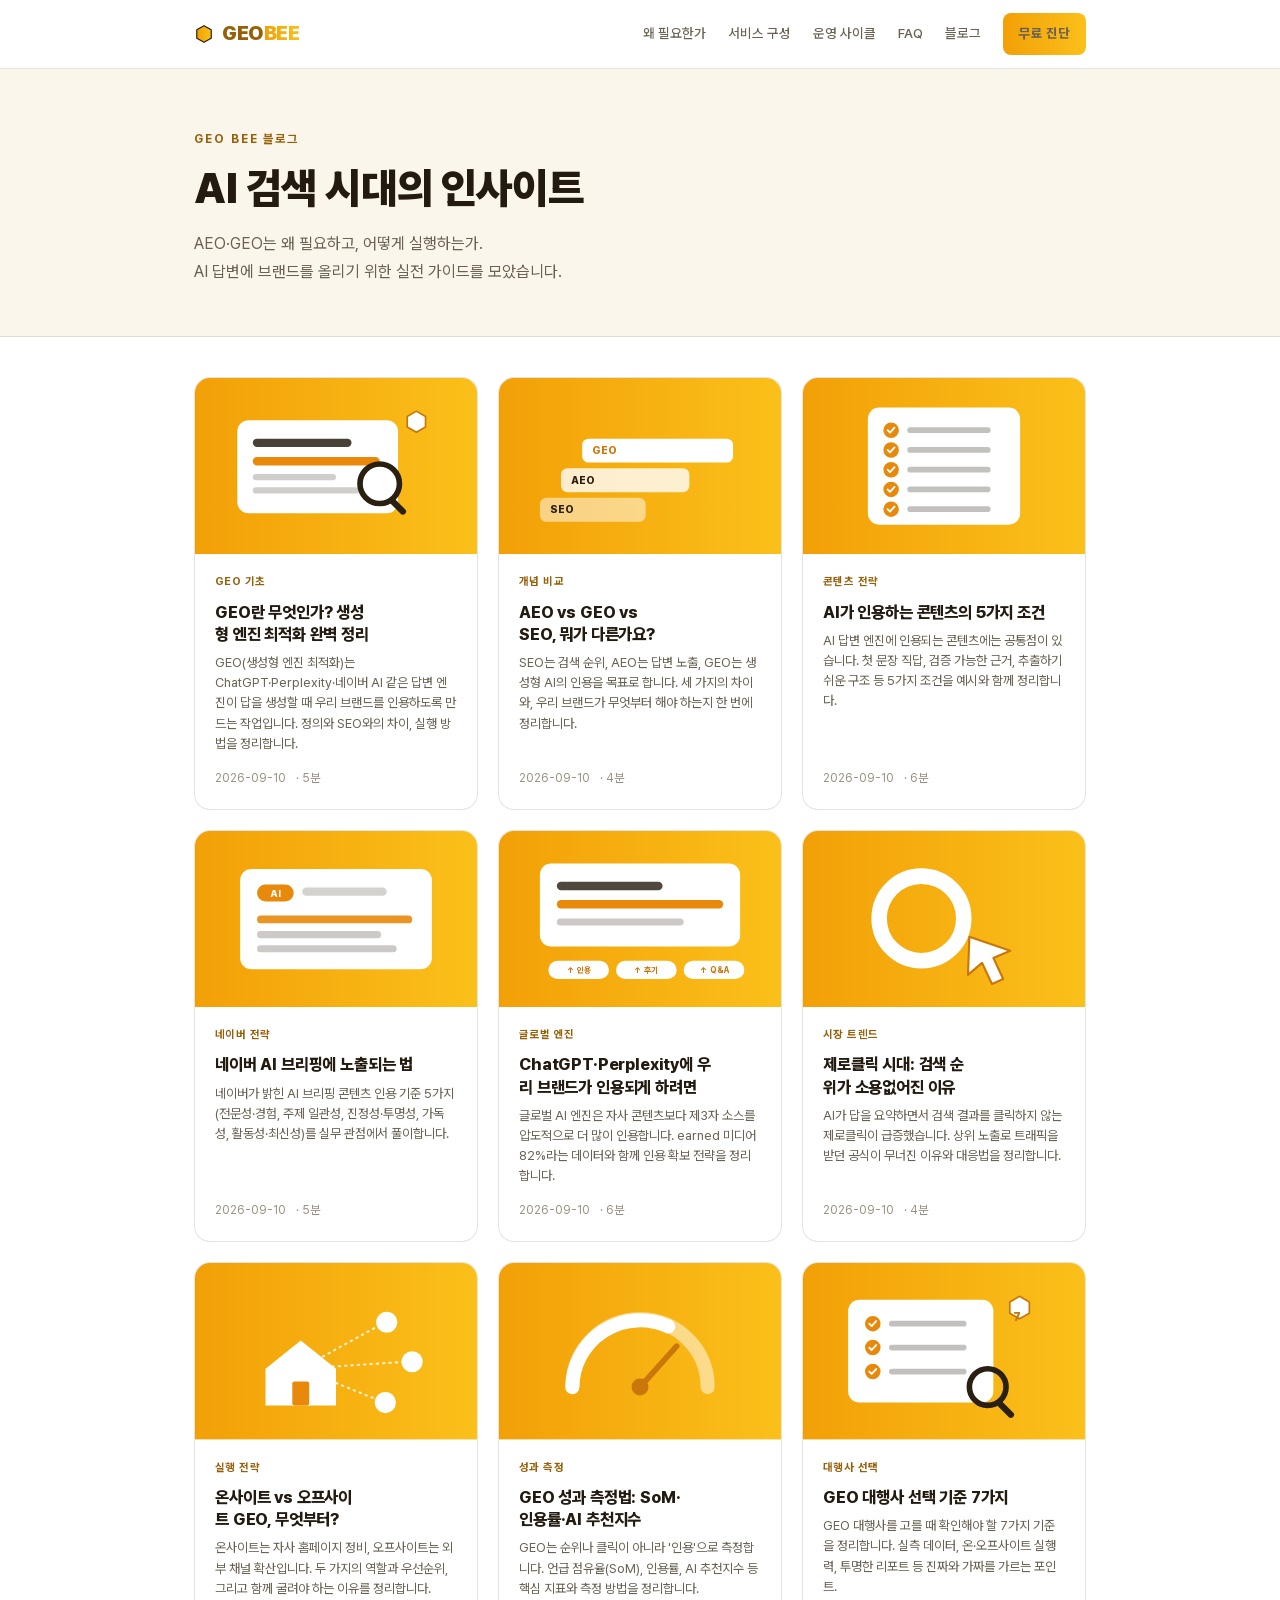
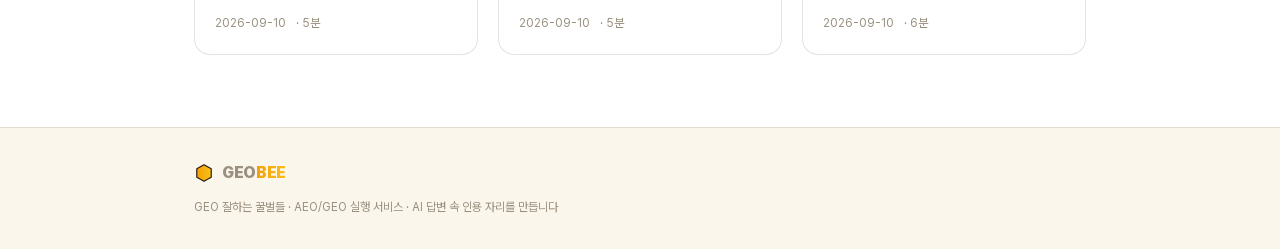
<file: blog.html>
<!doctype html>
<html lang="ko">
<head>
<meta charset="utf-8">
<meta name="viewport" content="width=device-width, initial-scale=1">
<title>블로그 | GEO BEE — AEO·GEO 인사이트</title>
<meta name="description" content="AEO·GEO(AI 검색 최적화)에 대한 실전 가이드. GEO의 정의부터 네이버 AI 브리핑 대응, 인용 측정, 대행사 선택까지.">
<meta name="robots" content="index, follow, max-image-preview:large">
<link rel="canonical" href="https://mini9913a-del.github.io/GEO-BEE/blog.html">
<meta name="theme-color" content="#F2A007">
<meta property="og:type" content="article">
<meta property="og:site_name" content="GEO BEE">
<meta property="og:title" content="블로그 | GEO BEE — AEO·GEO 인사이트">
<meta property="og:description" content="AEO·GEO(AI 검색 최적화)에 대한 실전 가이드. GEO의 정의부터 네이버 AI 브리핑 대응, 인용 측정, 대행사 선택까지.">
<meta property="og:url" content="https://mini9913a-del.github.io/GEO-BEE/blog.html">
<meta property="og:locale" content="ko_KR">
<link rel="stylesheet" href="blog.css">
<script type="application/ld+json">
{
  "@context": "https://schema.org",
  "@type": "ItemList",
  "itemListElement": [
    {
      "@type": "ListItem",
      "position": 1,
      "url": "https://mini9913a-del.github.io/GEO-BEE/blog-1.html",
      "name": "GEO란 무엇인가? 생성형 엔진 최적화 완벽 정리"
    },
    {
      "@type": "ListItem",
      "position": 2,
      "url": "https://mini9913a-del.github.io/GEO-BEE/blog-2.html",
      "name": "AEO vs GEO vs SEO, 뭐가 다른가요?"
    },
    {
      "@type": "ListItem",
      "position": 3,
      "url": "https://mini9913a-del.github.io/GEO-BEE/blog-3.html",
      "name": "AI가 인용하는 콘텐츠의 5가지 조건"
    },
    {
      "@type": "ListItem",
      "position": 4,
      "url": "https://mini9913a-del.github.io/GEO-BEE/blog-4.html",
      "name": "네이버 AI 브리핑에 노출되는 법"
    },
    {
      "@type": "ListItem",
      "position": 5,
      "url": "https://mini9913a-del.github.io/GEO-BEE/blog-5.html",
      "name": "ChatGPT·Perplexity에 우리 브랜드가 인용되게 하려면"
    },
    {
      "@type": "ListItem",
      "position": 6,
      "url": "https://mini9913a-del.github.io/GEO-BEE/blog-6.html",
      "name": "제로클릭 시대: 검색 순위가 소용없어진 이유"
    },
    {
      "@type": "ListItem",
      "position": 7,
      "url": "https://mini9913a-del.github.io/GEO-BEE/blog-7.html",
      "name": "온사이트 vs 오프사이트 GEO, 무엇부터?"
    },
    {
      "@type": "ListItem",
      "position": 8,
      "url": "https://mini9913a-del.github.io/GEO-BEE/blog-8.html",
      "name": "GEO 성과 측정법: SoM·인용률·AI 추천지수"
    },
    {
      "@type": "ListItem",
      "position": 9,
      "url": "https://mini9913a-del.github.io/GEO-BEE/blog-9.html",
      "name": "GEO 대행사 선택 기준 7가지"
    }
  ]
}
</script>
</head>
<body><nav><div class="navin">
<a class="logo" href="index.html"><svg class="hex" viewBox="0 0 24 24" aria-hidden="true"><defs><linearGradient id="bg" x1="0" y1="0" x2="1" y2="0"><stop offset="0" stop-color="#F2A007"/><stop offset="1" stop-color="#FBC01A"/></linearGradient></defs><path d="M12 2l8.66 5v10L12 22l-8.66-5V7z" fill="url(#bg)" stroke="var(--ink)" stroke-width="1.4" stroke-linejoin="round"/></svg> GEO<span class="b">BEE</span></a>
<div class="navlinks">
<a class="lk" href="index.html#why">왜 필요한가</a>
<a class="lk" href="index.html#build">서비스 구성</a>
<a class="lk" href="index.html#cycle">운영 사이클</a>
<a class="lk" href="index.html#faq">FAQ</a>
<a class="lk" href="blog.html">블로그</a>
<a class="btn" href="#" onclick="openModal(event)">무료 진단</a>
</div></div></nav><header class="bhead"><div class="wrap">
<div class="eyebrow">GEO BEE 블로그</div>
<h1>AI 검색 시대의 인사이트</h1>
<p>AEO·GEO는 왜 필요하고, 어떻게 실행하는가.<br>AI 답변에 브랜드를 올리기 위한 실전 가이드를 모았습니다.</p>
</div></header>
<div class="wrap"><div class="cards"><a class="card" href="blog-1.html">
<div class="thumb"><svg viewBox="0 0 400 250" preserveAspectRatio="xMidYMid slice" xmlns="http://www.w3.org/2000/svg" role="img" aria-label="GEO란 무엇인가? 생성형 엔진 최적화 완벽 정리 썸네일"><rect width="400" height="250" fill="url(#bg)"/><rect x="60" y="60" width="228" height="132" rx="16" fill="#fff"/><rect x="82" y="86" width="140" height="12" rx="6" fill="#2A2012" opacity=".85"/><rect x="82" y="112" width="180" height="12" rx="6" fill="#E8890C"/><rect x="82" y="136" width="118" height="9" rx="4.5" fill="#2A2012" opacity=".22"/><rect x="82" y="155" width="150" height="9" rx="4.5" fill="#2A2012" opacity=".22"/><circle cx="262" cy="150" r="28" fill="none" stroke="#2A2012" stroke-width="8"/><rect x="280" y="168" width="30" height="9" rx="4.5" transform="rotate(45 280 168)" fill="#2A2012"/><g transform="translate(296,44) scale(1.5)"><path d="M12 2l8.66 5v10L12 22l-8.66-5V7z" fill="#fff" stroke="#C9760A" stroke-width="1.6" stroke-linejoin="round"/></g></svg></div>
<div class="body">
<div class="kt">GEO 기초</div>
<h2>GEO란 무엇인가? 생성형 엔진 최적화 완벽 정리</h2>
<p>GEO(생성형 엔진 최적화)는 ChatGPT·Perplexity·네이버 AI 같은 답변 엔진이 답을 생성할 때 우리 브랜드를 인용하도록 만드는 작업입니다. 정의와 SEO와의 차이, 실행 방법을 정리합니다.</p>
<div class="meta"><span>2026-09-10</span><span>· 5분</span></div>
</div>
</a><a class="card" href="blog-2.html">
<div class="thumb"><svg viewBox="0 0 400 250" preserveAspectRatio="xMidYMid slice" xmlns="http://www.w3.org/2000/svg" role="img" aria-label="AEO vs GEO vs SEO, 뭐가 다른가요? 썸네일"><rect width="400" height="250" fill="url(#bg)"/><rect x="58" y="170" width="150" height="34" rx="9" fill="#fff" opacity=".5"/><rect x="88" y="128" width="182" height="34" rx="9" fill="#fff" opacity=".8"/><rect x="118" y="86" width="214" height="34" rx="9" fill="#fff"/><text x="72" y="192" font-family="'Pretendard Variable',sans-serif" font-size="15" font-weight="800" fill="#2A2012">SEO</text><text x="102" y="150" font-family="'Pretendard Variable',sans-serif" font-size="15" font-weight="800" fill="#2A2012">AEO</text><text x="132" y="108" font-family="'Pretendard Variable',sans-serif" font-size="15" font-weight="800" fill="#C9760A">GEO</text></svg></div>
<div class="body">
<div class="kt">개념 비교</div>
<h2>AEO vs GEO vs SEO, 뭐가 다른가요?</h2>
<p>SEO는 검색 순위, AEO는 답변 노출, GEO는 생성형 AI의 인용을 목표로 합니다. 세 가지의 차이와, 우리 브랜드가 무엇부터 해야 하는지 한 번에 정리합니다.</p>
<div class="meta"><span>2026-09-10</span><span>· 4분</span></div>
</div>
</a><a class="card" href="blog-3.html">
<div class="thumb"><svg viewBox="0 0 400 250" preserveAspectRatio="xMidYMid slice" xmlns="http://www.w3.org/2000/svg" role="img" aria-label="AI가 인용하는 콘텐츠의 5가지 조건 썸네일"><rect width="400" height="250" fill="url(#bg)"/><rect x="92" y="42" width="216" height="166" rx="16" fill="#fff"/><circle cx="125" cy="74" r="11" fill="#E8890C"/><path d="M120 74 l3.4 3.4 l6.4 -7" stroke="#fff" stroke-width="2.6" fill="none" stroke-linecap="round" stroke-linejoin="round"/><rect x="148" y="70" width="118" height="8" rx="4" fill="#2A2012" opacity="0.28"/><circle cx="125" cy="102" r="11" fill="#E8890C"/><path d="M120 102 l3.4 3.4 l6.4 -7" stroke="#fff" stroke-width="2.6" fill="none" stroke-linecap="round" stroke-linejoin="round"/><rect x="148" y="98" width="118" height="8" rx="4" fill="#2A2012" opacity="0.28"/><circle cx="125" cy="130" r="11" fill="#E8890C"/><path d="M120 130 l3.4 3.4 l6.4 -7" stroke="#fff" stroke-width="2.6" fill="none" stroke-linecap="round" stroke-linejoin="round"/><rect x="148" y="126" width="118" height="8" rx="4" fill="#2A2012" opacity="0.28"/><circle cx="125" cy="158" r="11" fill="#E8890C"/><path d="M120 158 l3.4 3.4 l6.4 -7" stroke="#fff" stroke-width="2.6" fill="none" stroke-linecap="round" stroke-linejoin="round"/><rect x="148" y="154" width="118" height="8" rx="4" fill="#2A2012" opacity="0.28"/><circle cx="125" cy="186" r="11" fill="#E8890C"/><path d="M120 186 l3.4 3.4 l6.4 -7" stroke="#fff" stroke-width="2.6" fill="none" stroke-linecap="round" stroke-linejoin="round"/><rect x="148" y="182" width="118" height="8" rx="4" fill="#2A2012" opacity="0.28"/></svg></div>
<div class="body">
<div class="kt">콘텐츠 전략</div>
<h2>AI가 인용하는 콘텐츠의 5가지 조건</h2>
<p>AI 답변 엔진에 인용되는 콘텐츠에는 공통점이 있습니다. 첫 문장 직답, 검증 가능한 근거, 추출하기 쉬운 구조 등 5가지 조건을 예시와 함께 정리합니다.</p>
<div class="meta"><span>2026-09-10</span><span>· 6분</span></div>
</div>
</a><a class="card" href="blog-4.html">
<div class="thumb"><svg viewBox="0 0 400 250" preserveAspectRatio="xMidYMid slice" xmlns="http://www.w3.org/2000/svg" role="img" aria-label="네이버 AI 브리핑에 노출되는 법 썸네일"><rect width="400" height="250" fill="url(#bg)"/><rect x="64" y="54" width="272" height="142" rx="16" fill="#fff"/><rect x="88" y="76" width="52" height="24" rx="12" fill="#E8890C"/><text x="114" y="93" text-anchor="middle" font-family="'Pretendard Variable',sans-serif" font-size="13" font-weight="800" fill="#fff">AI</text><rect x="152" y="80" width="120" height="12" rx="6" fill="#2A2012" opacity=".2"/><rect x="88" y="120" width="220" height="11" rx="5.5" fill="#E8890C" opacity=".9"/><rect x="88" y="142" width="176" height="10" rx="5" fill="#2A2012" opacity=".24"/><rect x="88" y="162" width="198" height="10" rx="5" fill="#2A2012" opacity=".24"/></svg></div>
<div class="body">
<div class="kt">네이버 전략</div>
<h2>네이버 AI 브리핑에 노출되는 법</h2>
<p>네이버가 밝힌 AI 브리핑 콘텐츠 인용 기준 5가지(전문성·경험, 주제 일관성, 진정성·투명성, 가독성, 활동성·최신성)를 실무 관점에서 풀이합니다.</p>
<div class="meta"><span>2026-09-10</span><span>· 5분</span></div>
</div>
</a><a class="card" href="blog-5.html">
<div class="thumb"><svg viewBox="0 0 400 250" preserveAspectRatio="xMidYMid slice" xmlns="http://www.w3.org/2000/svg" role="img" aria-label="ChatGPT·Perplexity에 우리 브랜드가 인용되게 하려면 썸네일"><rect width="400" height="250" fill="url(#bg)"/><rect x="58" y="46" width="284" height="118" rx="16" fill="#fff"/><rect x="82" y="72" width="150" height="12" rx="6" fill="#2A2012" opacity=".82"/><rect x="82" y="98" width="236" height="12" rx="6" fill="#E8890C"/><rect x="82" y="124" width="180" height="10" rx="5" fill="#2A2012" opacity=".24"/><g font-family="'Pretendard Variable',sans-serif" font-size="12" font-weight="700" fill="#C9760A"><rect x="70" y="184" width="86" height="26" rx="13" fill="#fff"/><text x="113" y="201" text-anchor="middle">↑ 인용</text><rect x="166" y="184" width="86" height="26" rx="13" fill="#fff"/><text x="209" y="201" text-anchor="middle">↑ 후기</text><rect x="262" y="184" width="86" height="26" rx="13" fill="#fff"/><text x="305" y="201" text-anchor="middle">↑ Q&amp;A</text></g></svg></div>
<div class="body">
<div class="kt">글로벌 엔진</div>
<h2>ChatGPT·Perplexity에 우리 브랜드가 인용되게 하려면</h2>
<p>글로벌 AI 엔진은 자사 콘텐츠보다 제3자 소스를 압도적으로 더 많이 인용합니다. earned 미디어 82%라는 데이터와 함께 인용 확보 전략을 정리합니다.</p>
<div class="meta"><span>2026-09-10</span><span>· 6분</span></div>
</div>
</a><a class="card" href="blog-6.html">
<div class="thumb"><svg viewBox="0 0 400 250" preserveAspectRatio="xMidYMid slice" xmlns="http://www.w3.org/2000/svg" role="img" aria-label="제로클릭 시대: 검색 순위가 소용없어진 이유 썸네일"><rect width="400" height="250" fill="url(#bg)"/><circle cx="168" cy="124" r="60" fill="none" stroke="#fff" stroke-width="22"/><path d="M236 150 l58 20 l-24 10 l14 30 l-16 7 l-14 -30 l-20 17 z" fill="#fff" stroke="#C9760A" stroke-width="3" stroke-linejoin="round"/></svg></div>
<div class="body">
<div class="kt">시장 트렌드</div>
<h2>제로클릭 시대: 검색 순위가 소용없어진 이유</h2>
<p>AI가 답을 요약하면서 검색 결과를 클릭하지 않는 제로클릭이 급증했습니다. 상위 노출로 트래픽을 받던 공식이 무너진 이유와 대응법을 정리합니다.</p>
<div class="meta"><span>2026-09-10</span><span>· 4분</span></div>
</div>
</a><a class="card" href="blog-7.html">
<div class="thumb"><svg viewBox="0 0 400 250" preserveAspectRatio="xMidYMid slice" xmlns="http://www.w3.org/2000/svg" role="img" aria-label="온사이트 vs 오프사이트 GEO, 무엇부터? 썸네일"><rect width="400" height="250" fill="url(#bg)"/><path d="M150 148 l-6 -6 M150 148 h84 M234 148 l6 -6" stroke="#fff" stroke-width="3" opacity=".0"/><line x1="150" y1="150" x2="266" y2="86" stroke="#fff" stroke-width="3" stroke-dasharray="2 7" stroke-linecap="round" opacity=".8"/><line x1="150" y1="150" x2="300" y2="140" stroke="#fff" stroke-width="3" stroke-dasharray="2 7" stroke-linecap="round" opacity=".8"/><line x1="150" y1="150" x2="264" y2="196" stroke="#fff" stroke-width="3" stroke-dasharray="2 7" stroke-linecap="round" opacity=".8"/><path d="M100 150 l50 -40 l50 40 v52 h-100 z" fill="#fff"/><rect x="138" y="168" width="24" height="34" rx="3" fill="#E8890C"/><circle cx="272" cy="84" r="15" fill="#fff"/><circle cx="308" cy="140" r="15" fill="#fff"/><circle cx="270" cy="198" r="15" fill="#fff"/></svg></div>
<div class="body">
<div class="kt">실행 전략</div>
<h2>온사이트 vs 오프사이트 GEO, 무엇부터?</h2>
<p>온사이트는 자사 홈페이지 정비, 오프사이트는 외부 채널 확산입니다. 두 가지의 역할과 우선순위, 그리고 함께 굴려야 하는 이유를 정리합니다.</p>
<div class="meta"><span>2026-09-10</span><span>· 5분</span></div>
</div>
</a><a class="card" href="blog-8.html">
<div class="thumb"><svg viewBox="0 0 400 250" preserveAspectRatio="xMidYMid slice" xmlns="http://www.w3.org/2000/svg" role="img" aria-label="GEO 성과 측정법: SoM·인용률·AI 추천지수 썸네일"><rect width="400" height="250" fill="url(#bg)"/><path d="M104 176 A96 96 0 0 1 296 176" stroke="#fff" stroke-width="20" fill="none" stroke-linecap="round" opacity=".5"/><path d="M104 176 A96 96 0 0 1 240 90" stroke="#fff" stroke-width="20" fill="none" stroke-linecap="round"/><line x1="200" y1="176" x2="252" y2="118" stroke="#C9760A" stroke-width="8" stroke-linecap="round"/><circle cx="200" cy="176" r="12" fill="#C9760A"/></svg></div>
<div class="body">
<div class="kt">성과 측정</div>
<h2>GEO 성과 측정법: SoM·인용률·AI 추천지수</h2>
<p>GEO는 순위나 클릭이 아니라 '인용'으로 측정합니다. 언급 점유율(SoM), 인용률, AI 추천지수 등 핵심 지표와 측정 방법을 정리합니다.</p>
<div class="meta"><span>2026-09-10</span><span>· 5분</span></div>
</div>
</a><a class="card" href="blog-9.html">
<div class="thumb"><svg viewBox="0 0 400 250" preserveAspectRatio="xMidYMid slice" xmlns="http://www.w3.org/2000/svg" role="img" aria-label="GEO 대행사 선택 기준 7가지 썸네일"><rect width="400" height="250" fill="url(#bg)"/><rect x="64" y="52" width="206" height="146" rx="16" fill="#fff"/><circle cx="99" cy="86" r="11" fill="#E8890C"/><path d="M94 86 l3.4 3.4 l6.4 -7" stroke="#fff" stroke-width="2.6" fill="none" stroke-linecap="round" stroke-linejoin="round"/><rect x="122" y="82" width="110" height="8" rx="4" fill="#2A2012" opacity="0.28"/><circle cx="99" cy="120" r="11" fill="#E8890C"/><path d="M94 120 l3.4 3.4 l6.4 -7" stroke="#fff" stroke-width="2.6" fill="none" stroke-linecap="round" stroke-linejoin="round"/><rect x="122" y="116" width="110" height="8" rx="4" fill="#2A2012" opacity="0.28"/><circle cx="99" cy="154" r="11" fill="#E8890C"/><path d="M94 154 l3.4 3.4 l6.4 -7" stroke="#fff" stroke-width="2.6" fill="none" stroke-linecap="round" stroke-linejoin="round"/><rect x="122" y="150" width="110" height="8" rx="4" fill="#2A2012" opacity="0.28"/><circle cx="262" cy="176" r="26" fill="none" stroke="#2A2012" stroke-width="8"/><rect x="280" y="194" width="30" height="9" rx="4.5" transform="rotate(45 280 194)" fill="#2A2012"/><g transform="translate(288,44) scale(1.6)"><path d="M12 2l8.66 5v10L12 22l-8.66-5V7z" fill="#fff" stroke="#C9760A" stroke-width="1.5" stroke-linejoin="round"/></g><text x="303" y="82" text-anchor="middle" font-family="'Pretendard Variable',sans-serif" font-size="17" font-weight="900" fill="#C9760A">7</text></svg></div>
<div class="body">
<div class="kt">대행사 선택</div>
<h2>GEO 대행사 선택 기준 7가지</h2>
<p>GEO 대행사를 고를 때 확인해야 할 7가지 기준을 정리합니다. 실측 데이터, 온·오프사이트 실행력, 투명한 리포트 등 진짜와 가짜를 가르는 포인트.</p>
<div class="meta"><span>2026-09-10</span><span>· 6분</span></div>
</div>
</a></div></div><footer><div class="wrap">
<div class="logo"><svg class="hex" viewBox="0 0 24 24" aria-hidden="true"><defs><linearGradient id="bg" x1="0" y1="0" x2="1" y2="0"><stop offset="0" stop-color="#F2A007"/><stop offset="1" stop-color="#FBC01A"/></linearGradient></defs><path d="M12 2l8.66 5v10L12 22l-8.66-5V7z" fill="url(#bg)" stroke="var(--ink)" stroke-width="1.4" stroke-linejoin="round"/></svg> GEO<span class="b">BEE</span></div>
<div>GEO 잘하는 꿀벌들 · AEO/GEO 실행 서비스 · AI 답변 속 인용 자리를 만듭니다</div>
</div></footer>
<div class="modal-overlay" id="applyModal" hidden>
<div class="modal-backdrop" onclick="closeModal()"></div>
<div class="modal-card" role="dialog" aria-modal="true" aria-label="무료 진단 신청">
<button class="modal-x" onclick="closeModal()" aria-label="닫기">&times;</button>
<div class="logo modal-logo"><svg class="hex" viewBox="0 0 24 24" aria-hidden="true"><defs><linearGradient id="bg" x1="0" y1="0" x2="1" y2="0"><stop offset="0" stop-color="#F2A007"/><stop offset="1" stop-color="#FBC01A"/></linearGradient></defs><path d="M12 2l8.66 5v10L12 22l-8.66-5V7z" fill="url(#bg)" stroke="var(--ink)" stroke-width="1.4" stroke-linejoin="round"/></svg> GEO<span class="b">BEE</span></div>
<div class="modal-title">무료 진단 신청</div>
<div class="modal-config" id="modalConfig" hidden></div>
<form id="applyForm" onsubmit="return submitApply(event)">
<label>브랜드<input name="brand" required></label>
<label>홈페이지 URL<input name="url" type="url" placeholder="https://"></label>
<label>이메일<input name="email" type="email" required></label>
<label>담당자<input name="manager" required></label>
<label>연락처<input name="phone" required></label>
<label>문의 내용<textarea name="note" placeholder="원하는 구성·비고를 적어주세요"></textarea></label>
<label class="agree"><input type="checkbox" required><span>개인정보 수집·이용에 동의합니다</span></label>
<button class="btn" type="submit">무료 진단 신청하기</button>
</form>
<div class="modal-done" id="applyDone" hidden>
<div class="done-ic">&#10003;</div>
<h4>신청이 접수되었습니다</h4>
<p>입력하신 연락처로 곧 진단 결과를 보내드릴게요.</p>
<button class="btn ghost" onclick="closeModal()">닫기</button>
</div>
</div></div>
<script>
function priceText(){
  var sel=[]; document.querySelectorAll('.opt.on').forEach(function(o){sel.push({price:parseInt(o.dataset.price||'0',10),nego:o.dataset.nego==='1',name:o.dataset.name});});
  if(!sel.length) return {items:'',price:''};
  var subtotal=0; sel.forEach(function(s){subtotal+=s.price;});
  var names=sel.map(function(s){return s.name;});
  var nego=sel.filter(function(s){return s.nego;}).map(function(s){return s.name.replace(' 운영','');});
  var discounted=(sel.length>=2 && subtotal>0); var t='';
  if(subtotal>0){ var fin=discounted?Math.round(subtotal*0.8):subtotal; t=discounted?(subtotal+'만원 → 20%↓ → '+fin+'만원'):(subtotal+'만원'); if(nego.length) t+=' + '+nego.join('·')+' 별도협의'; }
  else { t=nego.length?(nego.join('·')+' 별도협의'):''; }
  if(t) t+=' (VAT별도)';
  return {items:names.join(', '), price:t};
}
function openModal(e,cfg){ if(e) e.preventDefault();
  var conf=document.getElementById('modalConfig'); var note=document.querySelector('#applyForm [name=note]');
  if(cfg){ var pc=priceText(); conf.innerHTML='<div class="mc-l">선택 구성</div><div class="mc-items">'+(pc.items||'미선택')+'</div>'+(pc.price?'<div class="mc-price">예상 견적 '+pc.price+'</div>':''); conf.hidden=false; if(note) note.value='[선택 구성] '+pc.items+(pc.price?' / 예상 '+pc.price:''); }
  else { conf.hidden=true; if(note) note.value=''; }
  document.getElementById('applyForm').hidden=false; document.getElementById('applyDone').hidden=true; document.getElementById('applyModal').hidden=false; document.body.style.overflow='hidden'; }
function closeModal(){ document.getElementById('applyModal').hidden=true; document.body.style.overflow=''; }
function submitApply(e){ e.preventDefault(); document.getElementById('applyForm').hidden=true; document.getElementById('applyDone').hidden=false; return false; }
document.addEventListener('keydown',function(e){ if(e.key==='Escape') closeModal(); });
</script>
</body>
</html>
</file>
<file: blog.css>
@font-face{font-family:"Pretendard Variable";font-weight:45 920;font-style:normal;font-display:swap;src:url("pretendard.woff2") format("woff2-variations")}
:root{
 --ground:#FFFFFF; --surface:#FFFFFF; --surface-2:#F4EFE2;
 --band-a:#FFFFFF; --band-b:#FBF6EC;
 --ink:#241B10; --muted:#6A6152; --faint:#9A9080;
 --line:rgba(36,27,16,.12); --line-strong:rgba(36,27,16,.26);
 --accent:#D9820A; --accent-soft:rgba(217,130,10,.14);
 --accent-grad:linear-gradient(90deg,#F2A007 0%,#FBC01A 100%);
 --hi-deep:#96600A; --mark:#FCE1A6; --good:#2E7D52; --btntext:#231B0E;
 --sans:"Pretendard Variable",Pretendard,"Apple SD Gothic Neo","Noto Sans KR",system-ui,sans-serif;
}
@media (prefers-color-scheme:dark){:root:not([data-theme="light"]){
 --ground:#0E0D0A; --surface:#181510; --surface-2:#241D11;
 --band-a:#0E0D0A; --band-b:#17130B;
 --ink:#F1ECE0; --muted:#A79E8A; --faint:#746B57;
 --line:rgba(241,236,224,.13); --line-strong:rgba(241,236,224,.28);
 --accent:#F2A730; --accent-soft:rgba(242,167,48,.16);
 --hi-deep:#F0C24A; --mark:rgba(245,180,40,.30); --good:#5FBF8C; --btntext:#1A1305;
}}
*{box-sizing:border-box}
[hidden]{display:none!important}
body{margin:0;background:var(--band-a);color:var(--ink);font-family:var(--sans);font-size:16px;line-height:1.75;-webkit-font-smoothing:antialiased}
.wrap{max-width:940px;margin:0 auto;padding:0 24px}
.rd{max-width:720px;margin:0 auto;padding:0 24px}
a{color:var(--hi-deep);text-decoration:none}
a:hover{text-decoration:underline}
h1,h2,h3{letter-spacing:-.01em;line-height:1.25;text-wrap:balance}
/* nav */
nav{position:sticky;top:0;z-index:20;background:color-mix(in srgb,var(--band-a) 88%,transparent);backdrop-filter:blur(10px);border-bottom:1px solid var(--line)}
.navin{max-width:940px;margin:0 auto;padding:13px 24px;display:flex;align-items:center;justify-content:space-between;gap:16px}
.logo{display:inline-flex;align-items:center;gap:0;font-weight:900;font-size:20px;letter-spacing:-.02em}
.logo .hex{width:20px;height:20px;flex:none;margin-right:8px}
.logo .b{background:linear-gradient(90deg,#F2A007,#FBC01A);-webkit-background-clip:text;background-clip:text;-webkit-text-fill-color:transparent;color:transparent}
.navlinks{display:flex;align-items:center;gap:22px;font-size:13.5px;color:var(--muted);font-weight:500}
.navlinks a{color:var(--muted)} .navlinks a:hover{color:var(--ink);text-decoration:none}
.btn{display:inline-flex;align-items:center;gap:8px;background:var(--accent-grad);color:var(--btntext);font-weight:700;font-size:13.5px;padding:9px 16px;border-radius:8px}
.btn:hover{filter:brightness(1.06);text-decoration:none}
@media(max-width:640px){.navlinks .lk{display:none}}
/* blog index */
.bhead{padding:60px 0 34px;border-bottom:1px solid var(--line);background:var(--band-b)}
.eyebrow{font-family:var(--sans);font-size:12px;letter-spacing:.16em;text-transform:uppercase;color:var(--hi-deep);font-weight:700}
.bhead h1{font-size:clamp(28px,4.4vw,42px);font-weight:900;margin:12px 0 10px}
.bhead p{color:var(--muted);font-size:16px;max-width:60ch}
.cards{display:grid;grid-template-columns:repeat(3,1fr);gap:20px;padding:40px 0 72px}
.card{display:flex;flex-direction:column;border:1px solid var(--line);border-radius:16px;overflow:hidden;background:var(--surface);transition:border-color .15s,transform .15s,box-shadow .15s}
.card:hover{border-color:var(--accent);text-decoration:none;transform:translateY(-3px);box-shadow:0 18px 34px -24px rgba(120,80,0,.45)}
.thumb{aspect-ratio:16/10;width:100%;display:block;background:var(--surface-2)}
.thumb svg{width:100%;height:100%;display:block}
.card .body{padding:18px 20px 20px;display:flex;flex-direction:column;flex:1}
.card .kt{font-size:11px;font-weight:700;letter-spacing:.04em;color:var(--hi-deep);text-transform:uppercase;margin-bottom:9px}
.card h2{font-size:16.5px;font-weight:800;color:var(--ink);margin:0 0 8px;line-height:1.35}
.card p{font-size:13px;color:var(--muted);line-height:1.55;margin:0 0 14px;flex:1}
.card .meta{font-size:12px;color:var(--faint);display:flex;gap:10px}
.hero-thumb{aspect-ratio:16/7;width:100%;border-radius:16px;overflow:hidden;margin:0 0 28px;border:1px solid var(--line)}
.hero-thumb svg{width:100%;height:100%;display:block}
@media(max-width:900px){.cards{grid-template-columns:repeat(2,1fr)}}
@media(max-width:600px){.cards{grid-template-columns:1fr}}
/* article */
article{padding:52px 0 24px}
.crumb{font-size:12.5px;color:var(--faint);margin-bottom:20px}
.crumb a{color:var(--faint)}
article h1{font-size:clamp(27px,4vw,38px);font-weight:900;margin:0 0 16px}
.amETA,.ameta{font-size:13px;color:var(--faint);display:flex;flex-wrap:wrap;gap:8px 14px;padding-bottom:22px;margin-bottom:30px;border-bottom:1px solid var(--line)}
.ameta .k{color:var(--hi-deep);font-weight:700}
article h2{font-size:22px;font-weight:800;margin:38px 0 14px;padding-top:6px}
article h3{font-size:17.5px;font-weight:700;margin:26px 0 10px}
article p{margin:0 0 16px;color:var(--ink)}
article ul,article ol{margin:0 0 18px;padding-left:22px;color:var(--ink)}
article li{margin-bottom:7px}
article strong{font-weight:700}
.lead{font-size:18px;line-height:1.7;color:var(--ink);background:var(--band-b);border-left:3px solid var(--accent);border-radius:0 10px 10px 0;padding:18px 22px;margin:0 0 30px}
.tablewrap{overflow-x:auto;border:1px solid var(--line);border-radius:10px;margin:0 0 22px}
table{width:100%;border-collapse:collapse;font-size:14px;min-width:520px}
th,td{text-align:left;padding:12px 15px;border-bottom:1px solid var(--line);vertical-align:top}
th{background:var(--surface-2);font-size:12px;letter-spacing:.03em;font-weight:700;color:var(--ink)}
td:first-child{font-weight:700;white-space:nowrap}
tr:last-child td{border-bottom:none}
.stat{display:flex;gap:16px;align-items:center;background:var(--surface);border:1px solid var(--line);border-radius:12px;padding:18px 22px;margin:0 0 24px}
.stat .n{font-size:34px;font-weight:900;color:var(--hi-deep);line-height:1;white-space:nowrap}
.stat .t{font-size:13.5px;color:var(--muted);line-height:1.5}
.callout{background:var(--surface);border:1px solid var(--line);border-left:3px solid var(--accent);border-radius:0 10px 10px 0;padding:18px 22px;margin:0 0 24px}
.callout b{color:var(--ink)}
.faq{margin-top:36px;border-top:1px solid var(--line);padding-top:10px}
.faq h2{font-size:20px;margin:20px 0 6px}
details{border-bottom:1px solid var(--line);padding:4px 0}
summary{cursor:pointer;list-style:none;padding:16px 2px;font-weight:700;font-size:15.5px;display:flex;justify-content:space-between;gap:14px}
summary::-webkit-details-marker{display:none}
summary .pl{color:var(--hi-deep);font-weight:700;transition:transform .2s}
details[open] summary .pl{transform:rotate(45deg)}
details .a{padding:0 2px 18px;color:var(--muted);font-size:14.5px;line-height:1.65}
.cta-box{margin:44px 0 10px;background:var(--band-b);border:1px solid var(--line);border-radius:14px;padding:28px 26px;text-align:center}
.cta-box h3{font-size:20px;font-weight:800;margin:0 0 8px}
.cta-box p{color:var(--muted);font-size:14px;margin:0 0 18px}
.related{margin:34px 0 0;border-top:1px solid var(--line);padding-top:24px}
.related .kt{font-size:12px;letter-spacing:.06em;text-transform:uppercase;color:var(--faint);font-weight:700;margin-bottom:14px}
.related a{display:block;padding:12px 0;border-bottom:1px solid var(--line);color:var(--ink);font-weight:600;font-size:15px}
.related a:hover{color:var(--hi-deep);text-decoration:none}
footer{border-top:1px solid var(--line);padding:30px 0;color:var(--faint);font-size:12px;line-height:1.9;background:var(--band-b)}
footer .logo{font-size:16px;margin-bottom:8px}
.btn.ghost{background:transparent;color:var(--ink);border:1px solid var(--line-strong)}
.modal-overlay{position:fixed;inset:0;z-index:100;display:flex;align-items:center;justify-content:center;padding:20px}
.modal-backdrop{position:absolute;inset:0;background:rgba(20,15,5,.55);backdrop-filter:blur(3px)}
.modal-card{position:relative;z-index:1;width:100%;max-width:420px;background:var(--surface);border:1px solid var(--line);border-radius:18px;padding:30px 28px;box-shadow:0 30px 70px -30px rgba(0,0,0,.6);max-height:92vh;overflow-y:auto}
.modal-x{position:absolute;top:12px;right:14px;background:none;border:none;font-size:26px;line-height:1;color:var(--faint);cursor:pointer;padding:4px}
.modal-x:hover{color:var(--ink)}
.modal-logo{justify-content:center;font-size:22px}
.modal-title{text-align:center;font-size:14.5px;color:var(--muted);margin-top:6px}
.modal-card form{display:flex;flex-direction:column;gap:12px;margin-top:22px}
.modal-card label{display:flex;flex-direction:column;gap:6px;font-size:13px;font-weight:600;color:var(--ink)}
.modal-card input{font-family:inherit;font-size:14px;padding:11px 13px;border:1px solid var(--line-strong);border-radius:9px;background:var(--band-a);color:var(--ink)}
.modal-card input:focus{outline:2px solid var(--accent);outline-offset:1px;border-color:var(--accent)}
.modal-card label.agree{flex-direction:row;align-items:center;gap:8px;font-size:12px;font-weight:500;color:var(--muted);margin-top:2px}
.modal-card label.agree input{width:16px;height:16px;padding:0;flex:none}
.modal-card form .btn{margin-top:8px;width:100%;justify-content:center;font-size:15px;padding:13px 24px}
.modal-done{text-align:center;padding:16px 0 4px}
.modal-done .done-ic{width:54px;height:54px;border-radius:50%;background:var(--accent-grad);color:var(--btntext);font-size:28px;font-weight:800;display:flex;align-items:center;justify-content:center;margin:6px auto 16px}
.modal-done h4{font-size:19px;font-weight:800;margin-bottom:8px}
.modal-done p{font-size:14px;color:var(--muted);margin-bottom:20px}
.modal-done .btn{width:100%;justify-content:center}
.modal-config{background:var(--accent-soft);border:1px solid var(--line);border-radius:10px;padding:12px 15px;margin-top:14px}
.modal-config .mc-l{font-family:var(--mono);font-size:10px;letter-spacing:.06em;text-transform:uppercase;color:var(--hi-deep);font-weight:700;margin-bottom:5px}
.modal-config .mc-items{font-size:13px;font-weight:600;color:var(--ink);line-height:1.5}
.modal-config .mc-price{font-size:12.5px;color:var(--hi-deep);font-weight:700;margin-top:5px}
.modal-card textarea{font-family:inherit;font-size:14px;padding:11px 13px;border:1px solid var(--line-strong);border-radius:9px;background:var(--band-a);color:var(--ink);min-height:64px;resize:vertical}
.modal-card textarea:focus{outline:2px solid var(--accent);outline-offset:1px;border-color:var(--accent)}
</file>
